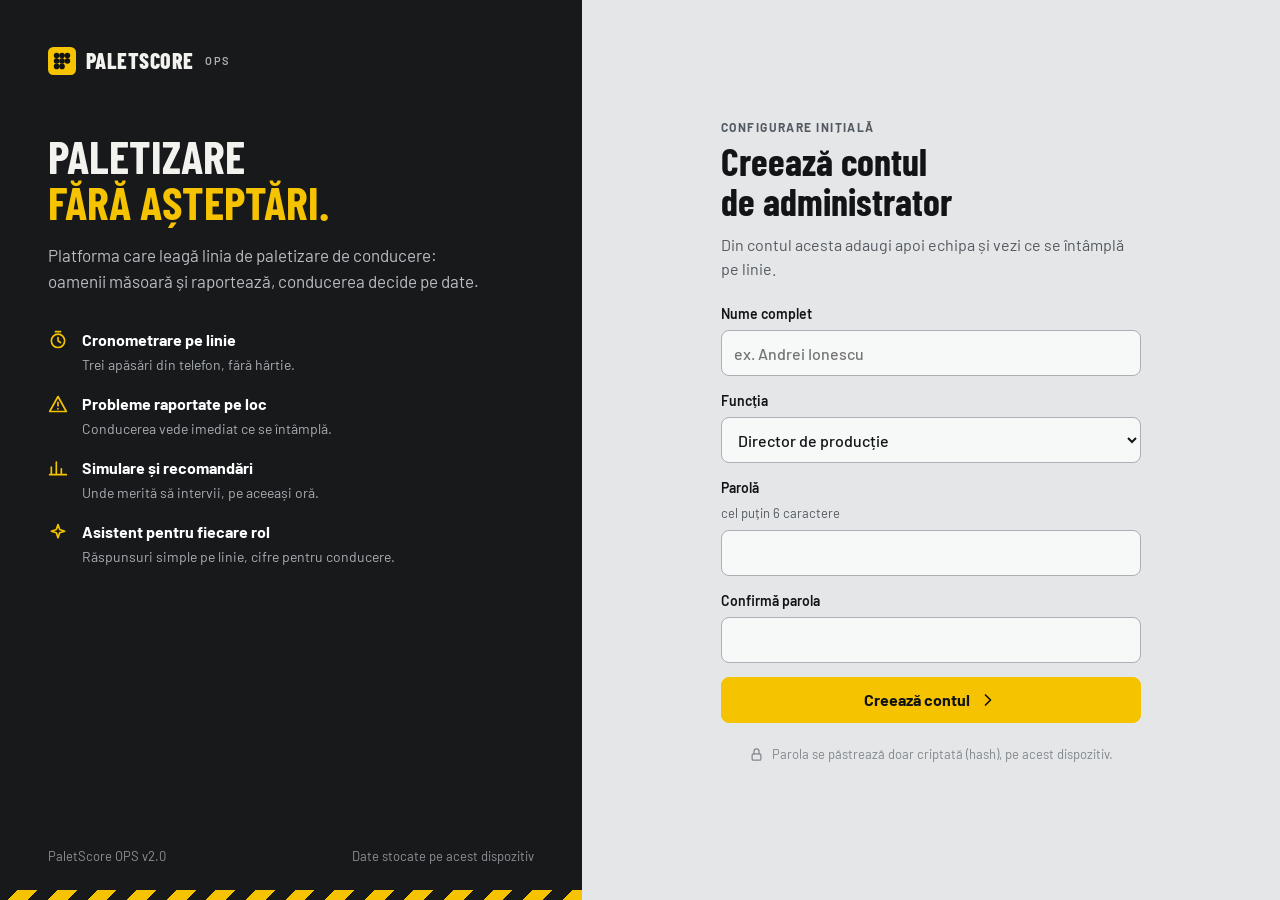
<file: index.html>
<!doctype html>
<html lang="ro">
<head>
<meta charset="utf-8">
<meta name="viewport" content="width=device-width, initial-scale=1, viewport-fit=cover">
<style>:root{padding-top:env(safe-area-inset-top,0px);padding-bottom:env(safe-area-inset-bottom,0px)}body{margin:0}[hidden]{display:none!important}</style>
</head>
<body>
<title>PaletScore</title>
<meta name="claude:viewport-fit-sides" content="cover">
<link rel="preconnect" href="https://fonts.googleapis.com">
<link rel="preconnect" href="https://fonts.gstatic.com" crossorigin>
<link rel="stylesheet" href="https://fonts.googleapis.com/css2?family=Barlow:wght@400;500;600;700&family=Barlow+Condensed:wght@500;600;700;800&display=swap">
<link rel="stylesheet" href="roles.css?v=1795174187">
<style>
/* Layout: hala de producție — podea de beton, marcaje galbene, tipografie de semnalistică industrială.
   Scena domină; o singură bandă de avertizare; fără carduri decorative, doar linii de separare. */
:root {
  color-scheme: light;
  --bg: #e4e6e7;
  --surface: #eef0f0;
  --raise: #f7f8f8;
  --ink: #121416;
  --muted: #535a61;
  --faint: #81878d;
  --line: #c8ccce;
  --line-2: #aab0b4;
  --accent: #f6c300;
  --accent-ink: #6c5600;
  --on-accent: #111214;
  --hazard: #17191b;
  --blue: #2b62b3;
  --ok: #18794a;
  --warn: #c2560a;
  --risk: #c62f28;
  --scene-bg: #d8dbdc;
  --floor: #cdd1d2;
  --grid: #c0c4c6;
  --zone: #e2b100;
  --belt: #3a3f45;
  --belt-stripe: #4f565d;
  --frame: #7a828a;
  --frame-dark: #4d545b;
  --steel: #f3f5f7;
  --steel-hi: #ffffff;
  --steel-dark: #7b848e;
  --joint: #2c6cc4;
  --pallet: #cfa06c;
  --pallet-side: #a97c50;
  --pallet-dark: #86603b;
  --bucket: #fafafa;
  --bucket-hi: #ffffff;
  --bucket-shade: #b4bac1;
  --lid-13: #2f6bc6;
  --lid-5: #d0641f;
  --person: #f2b400;
  --person-dark: #2b3036;
  --skin: #c99a74;
  --chip: #f7f8f8;
  --shadow: rgba(25, 35, 45, .2);
  --font-display: "Barlow Condensed", "Arial Narrow", Arial, sans-serif;
  --font-body: "Barlow", "Helvetica Neue", Arial, sans-serif;
  --font-code: ui-monospace, "SF Mono", Menlo, Consolas, monospace;
}
@media (prefers-color-scheme: dark) {
  :root:not([data-theme="light"]) {
    color-scheme: dark;
    --bg: #14171a; --surface: #1c2024; --raise: #202429; --ink: #ebebe7; --muted: #9ba1a8; --faint: #6e747b; --line: #2d3338; --line-2: #3d444a;
    --accent: #f6c300; --accent-ink: #f6c300; --on-accent: #111214; --hazard: #0c0d0e; --blue: #6f9de2; --ok: #4cc08a; --warn: #f07f2a; --risk: #ef5e4e;
    --scene-bg: #181b1f; --floor: #22262a; --grid: #2b3035; --zone: #d9a900; --belt: #2d3238; --belt-stripe: #3d444b; --frame: #5a626a; --frame-dark: #353b41;
    --steel: #d9dee4; --steel-hi: #ffffff; --steel-dark: #7f8892; --joint: #5b8fd6; --pallet: #c39563; --pallet-side: #9b7148; --pallet-dark: #7a5737;
    --bucket: #eef0f2; --bucket-hi: #ffffff; --bucket-shade: #a9afb7; --lid-13: #4a82d6; --lid-5: #de7a37; --person: #f2b400; --person-dark: #4a5058; --skin: #d9b08c;
    --chip: #1f2327; --shadow: rgba(0, 0, 0, .4);
  }
}
:root[data-theme="dark"] {
  color-scheme: dark;
  --bg: #14171a; --surface: #1c2024; --raise: #202429; --ink: #ebebe7; --muted: #9ba1a8; --faint: #6e747b; --line: #2d3338; --line-2: #3d444a;
  --accent: #f6c300; --accent-ink: #f6c300; --on-accent: #111214; --hazard: #0c0d0e; --blue: #6f9de2; --ok: #4cc08a; --warn: #f07f2a; --risk: #ef5e4e;
  --scene-bg: #181b1f; --floor: #22262a; --grid: #2b3035; --zone: #d9a900; --belt: #2d3238; --belt-stripe: #3d444b; --frame: #5a626a; --frame-dark: #353b41;
  --steel: #d9dee4; --steel-hi: #ffffff; --steel-dark: #7f8892; --joint: #5b8fd6; --pallet: #c39563; --pallet-side: #9b7148; --pallet-dark: #7a5737;
  --bucket: #eef0f2; --bucket-hi: #ffffff; --bucket-shade: #a9afb7; --lid-13: #4a82d6; --lid-5: #de7a37; --person: #f2b400; --person-dark: #4a5058; --skin: #d9b08c;
  --chip: #1f2327; --shadow: rgba(0, 0, 0, .4);
}

* { box-sizing: border-box; }
html { scroll-padding-top: 12px; }
body {
  background: var(--bg); color: var(--ink);
  font-family: var(--font-body); font-size: 16px; line-height: 1.5;
  padding-left: max(16px, env(safe-area-inset-left, 0px));
  padding-right: max(16px, env(safe-area-inset-right, 0px));
  padding-block: 0 64px;
}
.wrap { max-width: 1320px; margin: 0 auto; display: grid; grid-template-columns: minmax(0, 1fr); gap: 40px; }
.wrap > *, section.block > *, #cmpOut > * { min-width: 0; }
h1, h2, h3 { font-family: var(--font-display); margin: 0; text-wrap: balance; }
p { margin: 0; }
a { color: inherit; }
.num { font-family: var(--font-display); font-variant-numeric: tabular-nums; font-weight: 600; }
.label { font-family: var(--font-display); font-weight: 600; font-size: 13px; letter-spacing: .08em; text-transform: uppercase; color: var(--muted); }

/* Bara de sus */
.top { display: flex; align-items: center; gap: 24px; padding-block: 18px 0; }
.brand { display: flex; align-items: center; gap: 10px; font-family: var(--font-display); font-weight: 800; font-size: 22px; letter-spacing: .02em; text-transform: uppercase; }
.top nav { margin-left: auto; display: flex; gap: 2px; flex-wrap: wrap; }
.top nav a { text-decoration: none; font-family: var(--font-display); font-weight: 600; font-size: 15px; letter-spacing: .04em; text-transform: uppercase; color: var(--muted); padding: 6px 10px; border-radius: 3px; }
.top nav a:hover { color: var(--ink); background: var(--surface); }
@media (max-width: 900px) { .top nav { display: none; } }

/* Antet */
.hero { display: grid; grid-template-columns: minmax(0, 1fr) auto; gap: 20px 40px; align-items: end; }
@media (max-width: 900px) { .hero { grid-template-columns: minmax(0, 1fr); } }
.hero h1 { font-size: clamp(44px, 7.6vw, 104px); font-weight: 800; line-height: .9; letter-spacing: -.005em; text-transform: uppercase; }
.hero h1 em { font-style: normal; background: linear-gradient(transparent 62%, var(--accent) 62%, var(--accent) 92%, transparent 92%); padding: 0 .04em; }
.hero .lede { color: var(--muted); max-width: 54ch; margin-top: 16px; font-size: 18px; }
.actions { display: flex; flex-wrap: wrap; gap: 10px; }
.roles { display: grid; grid-template-columns: repeat(2, minmax(0, 1fr)); gap: 20px; margin-top: 18px; max-width: 760px; }
.roles > div { border-top: 3px solid var(--ink); padding-top: 6px; display: grid; gap: 2px; }
.roles > div:last-child { border-top-color: var(--accent); }
.roles p { font-size: 15px; color: var(--muted); }
@media (max-width: 520px) { .roles { grid-template-columns: minmax(0, 1fr); } }
.stripe { height: 10px; background: repeating-linear-gradient(-45deg, var(--accent) 0 14px, var(--hazard) 14px 28px); border-radius: 2px; }

button {
  font: inherit; font-family: var(--font-display); font-weight: 700; font-size: 16px; letter-spacing: .04em; text-transform: uppercase;
  cursor: pointer; border-radius: 3px; border: 2px solid var(--ink); background: transparent; color: var(--ink);
  padding: 8px 16px; min-height: 44px; display: inline-flex; align-items: center; gap: 8px;
}
button svg { width: 15px; height: 15px; flex-shrink: 0; }
button:hover { background: var(--surface); }
button:focus-visible, input:focus-visible, select:focus-visible, summary:focus-visible, a:focus-visible, canvas:focus-visible { outline: 3px solid var(--accent); outline-offset: 2px; }
button.primary { background: var(--accent); border-color: var(--accent); color: var(--on-accent); }
button.primary:hover { filter: brightness(1.05); background: var(--accent); }
button.quiet { border-color: var(--line-2); font-size: 14px; min-height: 38px; padding: 6px 12px; }
button:disabled { opacity: .4; cursor: not-allowed; }

/* Laborator */
.lab { display: grid; grid-template-columns: minmax(0, 1fr) 330px; gap: 28px; align-items: start; }
@media (max-width: 980px) { .lab { grid-template-columns: minmax(0, 1fr); } }
.stage-col { display: grid; gap: 14px; min-width: 0; }
.console { background: var(--scene-bg); border-radius: 4px; overflow: hidden; position: relative; }
.stage { position: relative; aspect-ratio: 16 / 9.6; max-width: 100%; }
@media (max-width: 560px) { .stage { aspect-ratio: 1 / 1.02; } }
.stage canvas { position: absolute; inset: 0; width: 100%; height: 100%; display: block; cursor: pointer; }
.hud { position: absolute; left: 14px; right: 14px; top: 12px; display: flex; justify-content: space-between; gap: 10px; pointer-events: none; }
.hud .t { font-family: var(--font-display); font-weight: 600; font-size: 15px; letter-spacing: .06em; color: var(--muted); white-space: nowrap; }
.hud .t b { color: var(--ink); font-size: 20px; font-variant-numeric: tabular-nums; }
.hud .tip-click { font-size: 13px; color: var(--muted); text-align: right; }
@media (max-width: 640px) { .hud .tip-click { display: none; } }

.legend { display: flex; flex-wrap: wrap; gap: 4px 14px; font-size: 13px; color: var(--muted); }
.legend span { display: inline-flex; align-items: center; gap: 6px; white-space: nowrap; }
.legend i { width: 12px; height: 12px; border-radius: 2px; display: inline-block; }
.legend i.hatch { background: repeating-linear-gradient(-45deg, var(--warn) 0 3px, transparent 3px 5px) !important; border: 1px solid var(--warn); }

.tl-wrap { position: relative; background: var(--raise); border-top: 1px solid var(--line); }
.tl-wrap canvas { display: block; width: 100%; height: 140px; touch-action: pan-y; }
.tl-head { display: flex; flex-wrap: wrap; gap: 6px 18px; align-items: center; justify-content: space-between; padding: 12px 14px 0; }
.tip { position: absolute; pointer-events: none; background: var(--raise); border: 1px solid var(--line-2); border-radius: 3px; padding: 8px 10px; font-size: 13px; line-height: 1.45; max-width: 290px; box-shadow: 0 8px 24px var(--shadow); z-index: 4; }
.tip b { font-family: var(--font-display); font-size: 15px; }

/* Inspector */
.inspector { position: absolute; z-index: 5; width: min(330px, calc(100% - 24px)); background: var(--raise); border-top: 4px solid var(--accent); border-radius: 3px; box-shadow: 0 14px 36px var(--shadow); padding: 14px 16px 16px; display: grid; gap: 10px; }
.inspector h3 { font-size: 22px; font-weight: 700; text-transform: uppercase; letter-spacing: .02em; padding-right: 28px; }
.inspector dl { margin: 0; display: grid; gap: 8px; }
.inspector dt { font-family: var(--font-display); font-weight: 600; font-size: 12px; letter-spacing: .1em; text-transform: uppercase; color: var(--muted); }
.inspector dd { margin: 0; font-size: 14px; }
.inspector .x { position: absolute; right: 8px; top: 10px; min-height: 32px; padding: 2px 9px; border: 0; font-size: 20px; }
.inspector .live { font-size: 14px; border-top: 1px solid var(--line); padding-top: 8px; }

.callout { border-left: 5px solid var(--risk); background: var(--raise); padding: 12px 14px; font-size: 16px; }
.callout b { color: var(--risk); }
.callout.good { border-left-color: var(--ok); }
.callout.good b { color: var(--ok); }
.callout button { margin-top: 10px; }

.demo-bar { position: absolute; left: 14px; right: 14px; bottom: 14px; display: grid; gap: 8px; background: var(--raise); border-radius: 3px; padding: 10px 12px; box-shadow: 0 10px 28px var(--shadow); }
.demo-steps { display: grid; grid-template-columns: repeat(3, minmax(0, 1fr)); gap: 6px; }
.demo-steps span { height: 4px; background: var(--line); position: relative; overflow: hidden; }
.demo-steps span i { position: absolute; inset: 0 auto 0 0; width: 0; background: var(--accent); }
.demo-row { display: flex; gap: 10px; align-items: center; justify-content: space-between; }
.demo-row p { font-size: 15px; }

.transport { display: flex; flex-wrap: wrap; gap: 8px; align-items: center; }
.transport .clock { font-size: 14px; color: var(--muted); margin-left: auto; }
.seg { display: inline-flex; border: 2px solid var(--line-2); border-radius: 3px; overflow: hidden; }
.seg button { border: 0; border-radius: 0; min-height: 40px; padding: 6px 12px; font-size: 15px; }
.seg button + button { border-left: 2px solid var(--line-2); }
.seg button[aria-pressed="true"] { background: var(--ink); color: var(--bg); }

.kpis { display: grid; grid-template-columns: repeat(3, minmax(0, 1fr)); gap: 20px; }
.kpi { border-top: 3px solid var(--ink); padding-top: 8px; display: grid; gap: 0; min-width: 0; }
.kpi .v { font-family: var(--font-display); font-variant-numeric: tabular-nums; font-size: clamp(34px, 4.6vw, 56px); font-weight: 700; line-height: 1; }
.kpi .l { font-size: 14px; color: var(--muted); margin-top: 4px; }
.kpi .s { font-size: 13px; color: var(--faint); margin-top: 2px; font-variant-numeric: tabular-nums; }
.kpi.alert { border-top-color: var(--risk); }
.kpi.alert .v { color: var(--risk); }
@media (max-width: 520px) { .kpis { gap: 12px; } .kpi .l, .kpi .s { font-size: 12px; } }

.verdict { display: flex; gap: 10px; align-items: baseline; font-size: 18px; font-weight: 500; }
.dot { width: 10px; height: 10px; border-radius: 50%; flex-shrink: 0; background: var(--faint); transform: translateY(1px); }
.dot.ok { background: var(--ok); } .dot.warn { background: var(--warn); } .dot.risk { background: var(--risk); }
.keys { font-size: 13px; color: var(--faint); display: flex; gap: 14px; flex-wrap: wrap; }
.keys kbd { font-family: var(--font-display); font-weight: 600; font-size: 12px; border: 1px solid var(--line-2); border-bottom-width: 2px; border-radius: 3px; padding: 0 5px; margin-right: 5px; color: var(--muted); }
@media (max-width: 980px), (pointer: coarse) { .keys { display: none; } }

/* Formular */
.panel { display: grid; gap: 16px; min-width: 0; border-top: 3px solid var(--ink); padding-top: 12px; }
.panel h2 { font-size: 26px; font-weight: 700; text-transform: uppercase; }
.field { display: grid; grid-template-columns: minmax(0, 1fr); gap: 5px; min-width: 0; }
.field > label, .field .lbl { font-size: 14px; font-weight: 600; }
.inrow { min-width: 0; display: flex; align-items: stretch; border: 2px solid var(--line-2); border-radius: 3px; background: var(--raise); }
.inrow:focus-within { border-color: var(--ink); }
.inrow input, .inrow select { flex: 1; min-width: 0; width: 100%; border: 0; background: transparent; color: var(--ink); font: inherit; font-family: var(--font-display); font-weight: 600; font-size: 19px; padding: 6px 10px; min-height: 42px; outline: none; font-variant-numeric: tabular-nums; }
.inrow .u { padding: 0 10px; display: flex; align-items: center; color: var(--muted); font-size: 13px; border-left: 1px solid var(--line); white-space: nowrap; }
.field.bad .inrow { border-color: var(--risk); }
.err { color: var(--risk); font-size: 13px; font-weight: 500; }
.hint { color: var(--muted); font-size: 13px; }
.two { display: grid; grid-template-columns: repeat(2, minmax(0, 1fr)); gap: 10px; }
.fmt { display: grid; grid-template-columns: repeat(3, minmax(0, 1fr)); }
.fmt button { font-size: 15px; line-height: 1.1; padding: 6px 8px; }
.refbox { border-left: 4px solid var(--accent); padding: 4px 0 4px 12px; font-size: 14px; display: grid; gap: 2px; }
.refbox .t { font-family: var(--font-display); font-weight: 700; font-size: 13px; letter-spacing: .08em; text-transform: uppercase; }
.scen { display: grid; gap: 8px; }
.scen-row { display: flex; flex-wrap: wrap; gap: 6px; }
details.sub summary { cursor: pointer; font-weight: 600; font-size: 14px; min-height: 32px; display: flex; align-items: center; }
details.sub .field { margin-top: 10px; }

.tag { display: inline-block; font-family: var(--font-display); font-weight: 700; font-size: 12px; letter-spacing: .08em; text-transform: uppercase; padding: 1px 6px; border-radius: 2px; white-space: nowrap; }
.tag.ref { background: var(--accent); color: var(--on-accent); }
.tag.sim { background: var(--ink); color: var(--bg); }
.tag.hyp { border: 1px solid var(--warn); color: var(--warn); }
.tag.miss { border: 1px dashed var(--risk); color: var(--risk); }

/* Secțiuni */
section.block { display: grid; grid-template-columns: minmax(0, 1fr); gap: 20px; }
section.block > header { display: grid; gap: 8px; border-top: 3px solid var(--ink); padding-top: 14px; }
section.block h2 { font-size: clamp(32px, 4.4vw, 54px); font-weight: 800; line-height: .95; text-transform: uppercase; }
section.block header p { color: var(--muted); max-width: 70ch; font-size: 17px; }

.iv-table { width: 100%; border-collapse: collapse; min-width: 560px; }
.iv-table th, .iv-table td { padding: 12px 10px; text-align: right; border-bottom: 1px solid var(--line); vertical-align: middle; }
.iv-table th:first-child, .iv-table td:first-child { text-align: left; }
.iv-table th { font-family: var(--font-display); font-weight: 600; font-size: 13px; letter-spacing: .08em; text-transform: uppercase; color: var(--muted); }
.iv-table td { font-family: var(--font-display); font-size: 20px; font-weight: 600; font-variant-numeric: tabular-nums; }
.iv-table td:first-child { font-family: var(--font-body); font-size: 16px; font-weight: 500; }
.iv-table td:first-child small { display: block; color: var(--muted); font-size: 13px; font-weight: 400; }
.iv-table tr.best td { background: color-mix(in srgb, var(--accent) 22%, transparent); }
.iv-table tr.best td:first-child { box-shadow: inset 5px 0 0 var(--accent); padding-left: 14px; }
.tablewrap { overflow-x: auto; }
.better { color: var(--ok); } .worse { color: var(--risk); } .same { color: var(--faint); }
.iv-verdict { font-size: 20px; font-weight: 600; max-width: 70ch; }

.cmp-ctrl { display: flex; flex-wrap: wrap; gap: 12px; align-items: end; }
.cmp-ctrl .field { width: 220px; max-width: 100%; }
.chip-a { font-size: 15px; padding: 8px 12px; border: 2px dashed var(--line-2); border-radius: 3px; }
.diffline { font-size: 16px; }
.diffline b { background: var(--accent); color: var(--on-accent); padding: 0 4px; }
.cmp-stages { display: grid; grid-template-columns: repeat(2, minmax(0, 1fr)); gap: 14px; }
.cmp-stages .stage { aspect-ratio: 4 / 3; }
.cmp-stages .tl-wrap canvas { height: 112px; }
.cmp-stages .lbl { position: absolute; right: 10px; top: 10px; font-family: var(--font-display); font-weight: 700; font-size: 15px; letter-spacing: .04em; text-transform: uppercase; background: var(--ink); color: var(--bg); border-radius: 2px; padding: 3px 9px; }
.ab-toggle { display: none; }
@media (max-width: 760px) {
  .cmp-stages { grid-template-columns: minmax(0, 1fr); }
  .cmp-stages .console[data-hide="true"] { display: none; }
  .ab-toggle { display: inline-flex; }
}
table.cmp { border-collapse: collapse; width: 100%; min-width: 460px; }
table.cmp th, table.cmp td { text-align: right; padding: 10px; border-bottom: 1px solid var(--line); }
table.cmp th:first-child, table.cmp td:first-child { text-align: left; }
table.cmp th { font-family: var(--font-display); font-weight: 600; font-size: 13px; letter-spacing: .08em; text-transform: uppercase; color: var(--muted); }
table.cmp td { font-family: var(--font-display); font-size: 20px; font-weight: 600; font-variant-numeric: tabular-nums; }
table.cmp td:first-child { font-family: var(--font-body); font-size: 16px; font-weight: 500; }

/* Țintă + prag */
.target { display: flex; flex-wrap: wrap; gap: 14px 28px; align-items: end; background: var(--raise); border-left: 6px solid var(--accent); padding: 16px 18px; }
.target .field { width: 240px; max-width: 100%; }
.target .answer { display: grid; gap: 2px; min-width: 0; }
.target .answer .v { font-family: var(--font-display); font-size: clamp(36px, 5vw, 60px); font-weight: 800; line-height: 1; font-variant-numeric: tabular-nums; }
.target .answer p { color: var(--muted); font-size: 15px; max-width: 46ch; }
.target .answer.bad .v { color: var(--risk); }
.sens { display: grid; grid-template-columns: minmax(0, 1fr) 300px; gap: 24px; align-items: start; }
@media (max-width: 980px) { .sens { grid-template-columns: minmax(0, 1fr); } }
.chart { position: relative; min-width: 0; display: grid; gap: 8px; }
.chart canvas { display: block; width: 100%; height: 320px; touch-action: pan-y; background: var(--raise); }
@media (max-width: 560px) { .chart canvas { height: 250px; } }
.facts { display: grid; gap: 18px; align-content: start; }
.fact { border-top: 3px solid var(--ink); padding-top: 8px; display: grid; gap: 2px; }
.fact .v { font-family: var(--font-display); font-size: 40px; font-weight: 700; line-height: 1; font-variant-numeric: tabular-nums; }
.fact .l { font-family: var(--font-display); font-weight: 600; font-size: 13px; letter-spacing: .08em; text-transform: uppercase; color: var(--muted); }
.fact p { font-size: 14px; color: var(--muted); }
.fact.ok { border-top-color: var(--ok); } .fact.ok .v { color: var(--ok); }
.fact.risk { border-top-color: var(--risk); } .fact.risk .v { color: var(--risk); }

.var-ctrl { display: flex; flex-wrap: wrap; gap: 12px; align-items: end; }
.var-ctrl .field { width: 160px; }
.var-out { display: grid; grid-template-columns: minmax(0, 1fr) 300px; gap: 24px; align-items: start; }
@media (max-width: 980px) { .var-out { grid-template-columns: minmax(0, 1fr); } }
#cvVar { display: block; width: 100%; height: 240px; background: var(--raise); touch-action: pan-y; }

/* Cronometru */
.watch { display: grid; grid-template-columns: minmax(0, 1fr) minmax(0, 1fr); gap: 28px; align-items: start; }
@media (max-width: 900px) { .watch { grid-template-columns: minmax(0, 1fr); } }
.wbtns { display: grid; gap: 10px; }
.wbtns button { min-height: 72px; font-size: 22px; justify-content: space-between; border-width: 3px; }
.wbtns button .step { font-size: 15px; opacity: .7; }
.wbtns button.now { background: var(--accent); border-color: var(--accent); color: var(--on-accent); }
.wclock { font-family: var(--font-display); font-size: 54px; font-weight: 800; line-height: 1; font-variant-numeric: tabular-nums; }
table.obs { border-collapse: collapse; width: 100%; }
table.obs th, table.obs td { padding: 6px 8px; border-bottom: 1px solid var(--line); text-align: right; font-variant-numeric: tabular-nums; }
table.obs th:first-child, table.obs td:first-child { text-align: left; }
table.obs th { font-family: var(--font-display); font-weight: 600; font-size: 12px; letter-spacing: .08em; text-transform: uppercase; color: var(--muted); }
table.obs td { font-family: var(--font-display); font-weight: 600; font-size: 18px; }
.wsplit { height: 18px; display: flex; border-radius: 2px; overflow: hidden; }
.wsplit i { display: block; height: 100%; }

/* File și carduri */
.tabs { display: flex; gap: 0; border-bottom: 2px solid var(--ink); overflow-x: auto; }
.tabs button { border: 0; border-bottom: 5px solid transparent; border-radius: 0; min-height: 46px; padding: 8px 14px; font-size: 16px; white-space: nowrap; }
.tabs button[aria-selected="true"] { border-bottom-color: var(--accent); background: transparent; }
.tabp { display: grid; gap: 18px; padding-top: 18px; }
.torn { display: grid; gap: 10px; }
.torn .row { display: grid; grid-template-columns: 220px minmax(0, 1fr) 90px; gap: 12px; align-items: center; }
@media (max-width: 640px) { .torn .row { grid-template-columns: minmax(0, 1fr) 70px; } .torn .row .track { grid-column: 1 / -1; grid-row: 2; } }
.torn .track { position: relative; height: 26px; background: var(--surface); }
.torn .span { position: absolute; top: 3px; bottom: 3px; background: var(--blue); }
.torn .row:first-child .span { background: var(--accent); }
.torn .base { position: absolute; top: -3px; bottom: -3px; width: 2px; background: var(--ink); }
.torn .n { font-family: var(--font-display); font-weight: 700; font-size: 18px; text-align: right; font-variant-numeric: tabular-nums; }
table.grid3 { border-collapse: collapse; width: 100%; min-width: 520px; }
table.grid3 th, table.grid3 td { border: 1px solid var(--line); padding: 10px; text-align: center; font-size: 14px; }
table.grid3 th { font-family: var(--font-display); font-weight: 600; letter-spacing: .06em; text-transform: uppercase; color: var(--muted); font-size: 13px; }
table.grid3 td.same { background: color-mix(in srgb, var(--accent) 25%, transparent); color: var(--ink); }
table.grid3 td b { display: block; font-family: var(--font-display); font-size: 18px; }
.diffrep { border-left: 5px solid var(--ink); background: var(--raise); padding: 10px 14px; font-size: 15px; }
.diffrep.warn { border-left-color: var(--warn); }
.diffrep ul { margin: 6px 0 0; padding-left: 18px; }
.cards { display: grid; grid-template-columns: repeat(auto-fit, minmax(260px, 1fr)); gap: 16px; }
.card { background: var(--raise); padding: 16px; display: grid; gap: 10px; align-content: start; border-top: 4px solid var(--ink); }
.card h3 { font-size: 22px; font-weight: 700; text-transform: uppercase; line-height: 1.05; }
.card .opts { display: grid; gap: 6px; }
.card .opts button { justify-content: flex-start; text-align: left; font-family: var(--font-body); font-weight: 600; text-transform: none; letter-spacing: 0; font-size: 15px; }
.card .ans { font-size: 15px; border-left: 4px solid var(--accent); padding-left: 10px; }
.visually-hidden { position: absolute; width: 1px; height: 1px; overflow: hidden; clip: rect(0 0 0 0); white-space: nowrap; }
.filebtn { font-family: var(--font-display); font-weight: 700; font-size: 14px; letter-spacing: .04em; text-transform: uppercase; border: 2px solid var(--line-2); border-radius: 3px; padding: 6px 12px; min-height: 38px; display: inline-flex; align-items: center; cursor: pointer; }
.filebtn:hover { background: var(--surface); }
#csvFile:focus-visible + .filebtn, .filebtn:focus-within { outline: 3px solid var(--accent); }
textarea.csv { width: 100%; min-height: 160px; font-family: var(--font-code); font-size: 12.5px; border: 2px solid var(--line-2); border-radius: 3px; background: var(--raise); color: var(--ink); padding: 10px; }
.mini { border-collapse: collapse; width: 100%; }
.mini th, .mini td { padding: 7px 8px; border-bottom: 1px solid var(--line); text-align: right; font-size: 14px; }
.mini th:first-child, .mini td:first-child { text-align: left; }
.mini th { font-family: var(--font-display); font-weight: 600; font-size: 12px; letter-spacing: .08em; text-transform: uppercase; color: var(--muted); }
.mini td.n { font-family: var(--font-display); font-weight: 700; font-size: 17px; font-variant-numeric: tabular-nums; }
.mini input, .mini select { width: 100%; min-width: 70px; border: 1px solid var(--line-2); border-radius: 2px; background: var(--raise); color: var(--ink); font: inherit; font-size: 14px; padding: 4px 6px; min-height: 32px; }
.mini input[type="checkbox"] { width: 20px; min-width: 0; min-height: 20px; }
.mini tr.over td { background: color-mix(in srgb, var(--risk) 14%, transparent); }
.status-ok { color: var(--ok); font-weight: 600; } .status-bad { color: var(--risk); font-weight: 600; }
.plan { display: grid; gap: 10px; grid-template-columns: repeat(auto-fit, minmax(230px, 1fr)); }
.plan > div { border-top: 3px solid var(--ink); padding-top: 8px; font-size: 15px; }
.plan > div.yes { border-top-color: var(--ok); } .plan > div.no { border-top-color: var(--risk); }
.plan h4 { margin: 0 0 4px; font-family: var(--font-display); font-weight: 700; font-size: 15px; letter-spacing: .06em; text-transform: uppercase; }
.plan ul { margin: 0; padding-left: 18px; display: grid; gap: 4px; }
.why { color: var(--faint); font-size: 12.5px; }
.why::before { content: "De ce întrebăm: "; font-weight: 600; color: var(--muted); }
.rules details { font-size: 13px; color: var(--muted); grid-column: 2; }
.rules summary { cursor: pointer; font-weight: 600; }

/* Evaluare */
.know { display: grid; grid-template-columns: repeat(3, minmax(0, 1fr)); gap: 24px; }
@media (max-width: 860px) { .know { grid-template-columns: minmax(0, 1fr); } }
.know > div { border-top: 3px solid var(--ink); padding-top: 10px; display: grid; gap: 8px; align-content: start; }
.know h3 { font-size: 24px; font-weight: 700; text-transform: uppercase; }
.know ul { margin: 0; padding-left: 18px; display: grid; gap: 6px; font-size: 15px; }
.know .k-ref { border-top-color: var(--accent); }
.know .k-hyp { border-top-color: var(--warn); }
.know .k-miss { border-top-color: var(--risk); }
.eval-grid { display: grid; grid-template-columns: minmax(0, 1.4fr) minmax(0, 1fr); gap: 24px; align-items: start; }
@media (max-width: 860px) { .eval-grid { grid-template-columns: minmax(0, 1fr); } }
.rules { list-style: none; margin: 0; padding: 0; display: grid; }
.rules li { padding: 12px 0; border-bottom: 1px solid var(--line); display: grid; grid-template-columns: auto minmax(0, 1fr); gap: 4px 12px; }
.rules li .dot { grid-row: span 2; transform: translateY(7px); }
.rules .r { font-size: 13px; color: var(--muted); display: flex; flex-wrap: wrap; gap: 8px; align-items: center; }
.ergo { border-top: 3px solid var(--ink); padding-top: 10px; display: grid; gap: 4px; }
.ergo .big { font-family: var(--font-display); font-size: 56px; font-weight: 700; line-height: 1; }
.ergo .formula { font-size: 13px; color: var(--muted); }
.ergo .note { font-size: 13px; color: var(--muted); }
.final { background: var(--raise); padding: 20px; display: grid; gap: 12px; border-left: 6px solid var(--ink); }
.final h3 { font-size: 30px; font-weight: 800; text-transform: uppercase; }
pre.summary { margin: 0; white-space: pre-wrap; overflow-wrap: anywhere; font-family: var(--font-code); font-size: 12.5px; line-height: 1.6; background: var(--surface); border: 1px solid var(--line); padding: 14px; max-height: 520px; overflow: auto; }
.copied { color: var(--ok); font-size: 14px; font-weight: 600; }

/* Comercial */
.biz { display: grid; grid-template-columns: minmax(0, 1.25fr) minmax(0, 1fr); gap: 28px; align-items: start; }
@media (max-width: 980px) { .biz { grid-template-columns: minmax(0, 1fr); } }
table.ch { border-collapse: collapse; width: 100%; min-width: 480px; }
table.ch th, table.ch td { padding: 5px 6px; border-bottom: 1px solid var(--line); text-align: right; }
table.ch th:first-child, table.ch td:first-child { text-align: left; font-size: 14px; }
table.ch th { font-family: var(--font-display); font-weight: 600; font-size: 12px; letter-spacing: .08em; text-transform: uppercase; color: var(--muted); }
table.ch td.n { font-family: var(--font-display); font-weight: 600; font-size: 17px; font-variant-numeric: tabular-nums; }
table.ch input { width: 92px; border: 1px solid var(--line-2); border-radius: 2px; background: var(--raise); color: var(--ink); font-family: var(--font-display); font-weight: 600; font-size: 16px; text-align: right; padding: 4px 6px; min-height: 34px; }
table.ch tfoot td { border-bottom: 0; font-weight: 700; }
.sumcheck { font-size: 14px; font-weight: 600; }
.sumcheck.bad { color: var(--risk); } .sumcheck.ok { color: var(--ok); }
.funnel { display: grid; gap: 8px; }
.funnel .row { display: grid; grid-template-columns: 110px minmax(0, 1fr); gap: 10px; align-items: center; }
.funnel .row span { font-size: 14px; color: var(--muted); }
.funnel .bar { height: 34px; background: var(--ink); color: var(--bg); display: flex; align-items: center; padding: 0 10px; font-family: var(--font-display); font-weight: 700; font-size: 20px; min-width: 64px; font-variant-numeric: tabular-nums; white-space: nowrap; }
.funnel .bar.cells { background: var(--accent); color: var(--on-accent); }
.rates { display: grid; grid-template-columns: repeat(3, minmax(0, 1fr)); gap: 10px; }
@media (max-width: 520px) { .rates { grid-template-columns: minmax(0, 1fr); } }
.cal { overflow-x: auto; }
table.cal-t { border-collapse: collapse; width: 100%; min-width: 760px; table-layout: fixed; }
table.cal-t th, table.cal-t td { border: 1px solid var(--line); padding: 4px; text-align: center; font-size: 13px; }
table.cal-t th { font-family: var(--font-display); font-weight: 600; letter-spacing: .06em; text-transform: uppercase; color: var(--muted); }
table.cal-t th:first-child, table.cal-t td:first-child { width: 120px; text-align: left; }
table.cal-t input { width: 100%; border: 0; background: transparent; color: var(--ink); font-family: var(--font-display); font-weight: 700; font-size: 18px; text-align: center; min-height: 32px; }
table.cal-t .late { background: repeating-linear-gradient(-45deg, transparent 0 6px, color-mix(in srgb, var(--risk) 12%, transparent) 6px 12px); }
table.cal-t .dl { font-family: var(--font-display); font-weight: 700; font-size: 18px; }
table.cal-t .dl.has { background: color-mix(in srgb, var(--accent) 45%, transparent); }
.cal-out { font-size: 18px; font-weight: 600; }
.calc { display: grid; grid-template-columns: repeat(auto-fit, minmax(170px, 1fr)); gap: 12px; }
.res { display: grid; grid-template-columns: repeat(auto-fit, minmax(190px, 1fr)); gap: 18px; }
.res div { border-top: 3px solid var(--ink); padding-top: 6px; display: grid; gap: 2px; }
.res .v { font-family: var(--font-display); font-size: 28px; font-weight: 700; font-variant-numeric: tabular-nums; line-height: 1.05; }
.res .l { font-size: 13px; color: var(--muted); }
.res .miss { border-top-color: var(--warn); }
.res .miss .v { font-size: 17px; color: var(--warn); font-family: var(--font-body); font-weight: 600; }

details.fold { border-top: 3px solid var(--ink); }
details.fold > summary { cursor: pointer; padding: 14px 0; font-family: var(--font-display); font-weight: 700; font-size: 24px; text-transform: uppercase; min-height: 52px; display: flex; align-items: center; }
details.fold .inner { padding: 6px 0 18px; display: grid; gap: 12px; }
ul.lim { margin: 0; padding-left: 18px; display: grid; gap: 6px; color: var(--muted); max-width: 90ch; font-size: 15px; }
footer { color: var(--muted); font-size: 13px; display: flex; flex-wrap: wrap; gap: 8px 24px; justify-content: space-between; border-top: 1px solid var(--line); padding-top: 16px; }
</style>

<div class="wrap">
  <header class="top">
    <div class="brand">
      <svg width="26" height="26" viewBox="0 0 26 26" aria-hidden="true"><rect width="26" height="26" rx="3" fill="var(--accent)"/><g fill="var(--on-accent)"><circle cx="8" cy="8" r="2.6"/><circle cx="13" cy="8" r="2.6"/><circle cx="18" cy="8" r="2.6"/><circle cx="8" cy="13" r="2.6"/><circle cx="13" cy="13" r="2.6"/><circle cx="18" cy="13" r="2.6"/><circle cx="8" cy="18" r="2.6"/><circle cx="13" cy="18" r="2.6"/></g></svg>
      PaletScore
    </div>
    <nav aria-label="Secțiuni"><a href="#sim">Simulare</a><a href="#interv">Intervenții</a><a href="#tinta">Ținta</a><a href="#var">Variație</a><a href="#cron">Cronometru</a><a href="#lab2">Laborator</a><a href="#eval">Evaluare</a><a href="#biz">Plan comercial</a></nav>
  </header>

  <section class="hero" id="sim">
    <div>
      <h1>Vezi unde începe <em>așteptarea</em>.</h1>
      <p class="lede">Celula UR20 cu două poziții, simulată secundă cu secundă. Schimbă un parametru al liniei și vezi exact când se oprește robotul și ce merită schimbat în fabrică.</p>
      <div class="roles" aria-label="Cine folosește aplicația">
        <div><span class="label">Utilizator</span><p>Directorul de producție din fabrica alimentară: își testează linia, gratuit.</p></div>
        <div><span class="label">Client</span><p>Tech-Con: folosește PaletScore ca să vândă celule UR20 și primește cereri cu măsurătorile deja făcute.</p></div>
      </div>
    </div>
    <div class="actions">
      <button class="primary" id="btnTest" type="button"><svg viewBox="0 0 16 16"><path d="M4 2.5v11l9-5.5z" fill="currentColor"/></svg>Testează linia mea</button>
      <button id="btnBlock" type="button">Primul blocaj</button>
      <button id="btnDemo" type="button">Demo 45 s</button>
    </div>
  </section>

  <div class="stripe" aria-hidden="true"></div>

  <div class="lab">
    <div class="stage-col">
      <div class="console">
        <div class="stage" id="stageMain">
          <canvas id="cvMain" tabindex="0" aria-label="Simularea celulei de paletizare. Apasă pe o componentă pentru detalii." role="img"></canvas>
          <div class="hud">
            <span class="t" id="hudMain">MINUTUL <b>00:00</b> / 60:00 · x60</span>
            <span class="tip-click">Apasă pe robot, cameră, scanere sau paleți</span>
          </div>
          <div class="inspector" id="inspector" hidden></div>
          <div class="demo-bar" id="demoBar" hidden>
            <div class="demo-steps"><span><i id="ds1"></i></span><span><i id="ds2"></i></span><span><i id="ds3"></i></span></div>
            <div class="demo-row"><p id="demoText">Pregătire…</p><button id="btnDemoStop" type="button" class="quiet">Oprește</button></div>
          </div>
        </div>
        <div class="tl-wrap">
          <div class="tl-head">
            <span class="label">Ora simulată, în coloane de 10 s</span>
            <span class="legend"><span><i style="background:var(--blue)"></i>robotul lucrează</span><span><i style="background:var(--line-2)"></i>așteaptă găleți</span><span><i style="background:var(--risk)"></i>așteaptă o poziție</span><span><i style="background:var(--warn)"></i>palet plin, fără operator</span><span><i class="hatch"></i>schimbare în curs</span></span>
          </div>
          <canvas id="tlMain" aria-label="Diagrama de timp: robotul, cele două poziții și coada pe 60 de minute" role="img"></canvas>
          <div class="tip" id="tipMain" hidden></div>
        </div>
      </div>
      <div class="callout" id="callout" hidden></div>

      <div class="transport">
        <button id="btnPlay" type="button" class="quiet"><svg viewBox="0 0 16 16"><path d="M4 2.5v11l9-5.5z" fill="currentColor"/></svg><span>Pornește</span></button>
        <button id="btnReset" type="button" class="quiet">Resetează</button>
        <div class="seg" role="group" aria-label="Viteza timpului simulat" id="speedSeg">
          <button type="button" data-speed="1" aria-pressed="false">x1</button>
          <button type="button" data-speed="10" aria-pressed="false">x10</button>
          <button type="button" data-speed="60" aria-pressed="true">x60</button>
          <button type="button" data-speed="240" aria-pressed="false">x240</button>
        </div>
        <span class="clock" id="clockMain">timp accelerat x60</span>
      </div>

      <div class="kpis">
        <div class="kpi"><span class="v" id="kPlaced">0</span><span class="l">găleți paletizate</span><span class="s" id="kPlacedS">—</span></div>
        <div class="kpi" id="kQueueBox"><span class="v" id="kQueue">0</span><span class="l">găleți pe transportor</span><span class="s" id="kQueueS">—</span></div>
        <div class="kpi" id="kWaitBox"><span class="v" id="kWait">0:00</span><span class="l">robotul așteaptă o poziție</span><span class="s" id="kWaitS">—</span></div>
      </div>
      <p class="verdict"><span class="dot" id="verdictDot"></span><span id="verdict">Apasă „Testează linia mea” ca să rulezi o oră.</span></p>
      <p class="keys" aria-hidden="true"><span><kbd>Space</kbd>pornește / pauză</span><span><kbd>B</kbd>primul blocaj</span><span><kbd>R</kbd>resetează</span><span><kbd>D</kbd>demo</span><span><kbd>I</kbd>intervenții</span></p>
    </div>

    <aside class="panel" aria-label="Datele liniei">
      <h2>Linia ta</h2>
      <div class="field">
        <span class="lbl">Format</span>
        <div class="seg fmt" role="group" aria-label="Format" id="fmtSeg">
          <button type="button" data-fmt="13" aria-pressed="true">13 kg</button>
          <button type="button" data-fmt="5" aria-pressed="false">5 kg</button>
          <button type="button" data-fmt="alt" aria-pressed="false">Alt</button>
        </div>
      </div>
      <div class="refbox" id="refBox"></div>
      <div class="field" id="f-feed">
        <label for="feed">Debit de intrare</label>
        <div class="inrow"><input id="feed" inputmode="decimal" value="7,4" autocomplete="off"><span class="u">găleți/min</span></div>
        <span class="why">arată dacă robotul așteaptă găleți sau găleți așteaptă robotul.</span>
        <span class="err" id="e-feed" hidden></span>
      </div>
      <div class="field" id="f-change">
        <label for="change">Schimbarea unui palet</label>
        <div class="inrow"><input id="change" inputmode="numeric" value="90" autocomplete="off"><span class="u">secunde</span></div>
        <span class="why">verificăm dacă a doua poziție se umple înainte să fie eliberată prima.</span>
        <span class="err" id="e-change" hidden></span>
      </div>
      <div class="two">
        <div class="field" id="f-buffer">
          <label for="buffer">Buffer transportor</label>
          <div class="inrow"><input id="buffer" inputmode="numeric" value="" placeholder="nelimitat" autocomplete="off"><span class="u">găl.</span></div>
          <span class="err" id="e-buffer" hidden></span>
        </div>
        <div class="field">
          <span class="lbl">Operatori</span>
          <div class="seg" role="group" aria-label="Operatori la schimbare" id="opSeg" style="display:grid;grid-template-columns:1fr 1fr">
            <button type="button" data-op="1" aria-pressed="true">1</button>
            <button type="button" data-op="2" aria-pressed="false">2</button>
          </div>
        </div>
      </div>
      <div class="field">
        <label for="arrivals">Sosirea găleților</label>
        <div class="inrow"><select id="arrivals"><option value="regulat">Regulat</option><option value="valuri">În valuri: 40 s din fiecare 2 min</option></select></div>
        <span class="why">aceeași medie pe oră poate ascunde acumulări pe transportor. Bufferul spune cât poate aduna linia înainte să oprească umplerea; al doilea operator separă disponibilitatea omului de durata operației.</span>
      </div>
      <div class="two">
        <div class="field" id="f-minutes">
          <label for="minutes">Minute / schimb</label>
          <div class="inrow"><input id="minutes" inputmode="numeric" value="420" autocomplete="off"><span class="u">min</span></div>
          <span class="err" id="e-minutes" hidden></span>
        </div>
        <div class="field">
          <label for="shifts">Schimburi / zi</label>
          <div class="inrow"><select id="shifts"><option value="1">1</option><option value="2" selected>2</option><option value="3">3</option></select></div>
        </div>
      </div>
      <details class="sub" id="packDetails">
        <summary>Ambalaj și mâner</summary>
        <div class="field" id="f-perpallet" hidden>
          <label for="perpallet">Găleți pe palet</label>
          <div class="inrow"><input id="perpallet" inputmode="numeric" value="" autocomplete="off"><span class="u">găleți</span></div>
          <span class="err" id="e-perpallet" hidden></span>
        </div>
        <div class="field" id="f-weight">
          <label for="weight">Greutatea găleții pline</label>
          <div class="inrow"><input id="weight" inputmode="decimal" value="" autocomplete="off" placeholder="ex. 13"><span class="u">kg</span></div>
          <span class="err" id="e-weight" hidden></span>
        </div>
        <div class="field">
          <label for="handle">Mâner</label>
          <div class="inrow"><select id="handle"><option value="da">Da</option><option value="nu">Nu</option><option value="necunoscut">Necunoscut</option></select></div>
        </div>
        <div class="field">
          <label for="material">Material</label>
          <div class="inrow"><input id="material" value="" autocomplete="off" placeholder="ex. plastic PP"></div>
        </div>
      </details>
      <div class="scen">
        <span class="lbl">Scenarii</span>
        <div class="scen-row">
          <button type="button" class="quiet" data-scen="stable">Flux stabil</button>
          <button type="button" class="quiet" data-scen="slow">Schimbare lentă</button>
          <button type="button" class="quiet" data-scen="over">Peste reper</button>
          <button type="button" class="quiet" data-scen="buffer">Buffer plin</button>
          <button type="button" class="quiet" data-scen="waves">Sosiri în valuri</button>
        </div>
      </div>
    </aside>
  </div>

  <section class="block" id="interv">
    <header>
      <h2>Unde merită să intervii?</h2>
      <p>Aceeași oră, câte o singură intervenție. Robotul mai rapid e o ipoteză, nu o promisiune pentru UR20.</p>
    </header>
    <div class="tablewrap">
      <table class="iv-table">
        <thead><tr><th>Intervenție</th><th>Găleți / oră</th><th>Față de acum</th><th>Robotul așteaptă</th><th>Pe transportor</th><th></th></tr></thead>
        <tbody id="ivBody"></tbody>
      </table>
    </div>
    <p class="iv-verdict" id="ivVerdict"></p>
  </section>

  <section class="block" id="robust">
    <header>
      <h2>Cât de sigură e concluzia?</h2>
      <p>Datele declarate azi nu sunt măsurate. Aplicația mișcă fiecare dată în intervalul ei de incertitudine și arată ce trebuie măsurat întâi, apoi verifică dacă recomandarea rămâne aceeași când ipotezele se schimbă.</p>
    </header>
    <div class="biz">
      <div style="display:grid;gap:12px">
        <span class="label">Ce mișcă cel mai mult rezultatul orei</span>
        <div class="torn" id="torn"></div>
        <p class="iv-verdict" id="tornVerdict"></p>
      </div>
      <div style="display:grid;gap:12px">
        <span class="label">Recomandarea, pentru debit ±10% și schimbare ±30%</span>
        <div class="tablewrap"><table class="grid3" id="robGrid"></table></div>
        <p class="iv-verdict" id="robVerdict"></p>
      </div>
    </div>
  </section>

  <section class="block" id="compare">
    <header>
      <h2>A față de B, pe aceeași oră</h2>
      <p>Salvează linia ca A, schimbă orice în „Linia ta” și compară. Raportul de schimbări spune exact ce ai modificat, ca diferența să nu fie atribuită greșit.</p>
    </header>
    <div class="cmp-ctrl">
      <button id="btnSaveA" type="button" class="quiet">1. Salvează linia ca A</button>
      <span class="chip-a" id="chipA">A: nesalvată</span>
      <span class="hint" style="align-self:center">2. Modifică orice în „Linia ta”</span>
      <button class="primary" id="btnCompare" type="button" disabled>3. Compară A cu linia curentă</button>
      <button class="quiet" id="btnFactories" type="button">Două fabrici, aceeași ofertă</button>
    </div>
    <div class="diffrep" id="diffRep" hidden></div>
    <details class="sub">
      <summary>Cod de scenariu: trimite exact această linie unui coleg</summary>
      <p class="hint" style="margin-top:8px">Pagina publicată nu poate păstra parametrii în link, așa că scenariul se copiază ca text. Conține doar datele din „Linia ta”, toate fictive.</p>
      <div class="cmp-ctrl" style="margin-top:8px">
        <button class="quiet" id="btnCode" type="button">Copiază codul</button>
        <div class="field" style="width:320px" id="f-code"><label for="codeIn">Lipește un cod primit</label><div class="inrow"><input id="codeIn" autocomplete="off" placeholder="PS1:…"></div><span class="err" id="e-code" hidden></span></div>
        <button class="quiet" id="btnLoadCode" type="button">Încarcă</button>
        <span class="copied" id="codeMsg" hidden></span>
      </div>
    </details>
    <div id="cmpOut" hidden>
      <p class="diffline" id="diffLine"></p>
      <div class="transport" style="margin-top:10px">
        <div class="seg ab-toggle" role="group" aria-label="Alege varianta afișată" id="abSeg">
          <button type="button" data-ab="a" aria-pressed="true">A</button>
          <button type="button" data-ab="b" aria-pressed="false">B</button>
        </div>
        <span class="clock" id="clockCmp">00:00 / 60:00</span>
      </div>
      <div class="cmp-stages" style="margin-top:10px">
        <div class="console" id="conA"><div class="stage"><canvas id="cvA" role="img" aria-label="Simularea variantei A"></canvas><span class="lbl" id="lblA">A</span></div><div class="tl-wrap"><canvas id="tlA" role="img" aria-label="Diagrama de timp, varianta A"></canvas></div></div>
        <div class="console" id="conB" data-hide="true"><div class="stage"><canvas id="cvB" role="img" aria-label="Simularea variantei B"></canvas><span class="lbl" id="lblB">B</span></div><div class="tl-wrap"><canvas id="tlB" role="img" aria-label="Diagrama de timp, varianta B"></canvas></div></div>
      </div>
      <div class="tablewrap" style="margin-top:14px">
        <table class="cmp">
          <thead><tr><th>La același moment</th><th>A</th><th>B</th><th>B − A</th></tr></thead>
          <tbody id="cmpBody"></tbody>
        </table>
      </div>
      <p class="iv-verdict" id="cmpVerdict" style="margin-top:14px"></p>
    </div>
  </section>

  <section class="block" id="tinta">
    <header>
      <h2>Cât de repede trebuie schimbat paletul?</h2>
      <p>Spune câte găleți vrei într-o oră. Aplicația caută cea mai lungă schimbare de palet care încă atinge obiectivul, apoi o poți rula în scenă și o poți depăși cu 30 de secunde.</p>
    </header>
    <div class="target">
      <div class="field" id="f-target">
        <label for="target">Vreau minimum</label>
        <div class="inrow"><input id="target" inputmode="numeric" value="430" autocomplete="off"><span class="u">găleți / oră</span></div>
        <span class="err" id="e-target" hidden></span>
      </div>
      <div class="answer" id="tAnswer"></div>
      <div class="actions"><button class="primary" id="btnAtLimit" type="button">Rulează la limită</button><button id="btnPlus30" type="button">+30 s</button></div>
    </div>
    <p class="iv-verdict" id="tResult"></p>
    <div class="sens">
      <div class="chart">
        <div class="tl-head" style="padding:0">
          <span class="label">Găleți paletizate într-o oră, după durata schimbării</span>
          <span class="legend"><span><i style="background:var(--blue)"></i>rezultat simulat</span><span><i style="background:var(--accent)"></i>linia ta</span><span><i style="background:var(--ink)"></i>obiectiv</span><span><i style="background:color-mix(in srgb, var(--risk) 30%, transparent)"></i>schimbul limitează fluxul</span></span>
        </div>
        <canvas id="cvSens" role="img" aria-label="Grafic: găleți paletizate în 60 de minute în funcție de timpul de schimbare a paletului"></canvas>
        <div class="tip" id="tipSens" hidden></div>
      </div>
      <div class="facts" id="facts"></div>
    </div>
  </section>

  <section class="block" id="var">
    <header>
      <h2>O schimbare nu durează mereu la fel</h2>
      <p>Operatorul nu schimbă fiecare palet în același timp. Dă un interval și aplicația rulează aceeași oră de mai multe ori, cu durate trase la întâmplare din interval. Sămânța e fixă, deci rezultatele se pot reproduce.</p>
    </header>
    <div class="var-ctrl">
      <div class="field" id="f-vmin"><label for="vmin">Cel mai rapid</label><div class="inrow"><input id="vmin" inputmode="numeric" value="60"><span class="u">s</span></div><span class="err" id="e-vmin" hidden></span></div>
      <div class="field" id="f-vmax"><label for="vmax">Cel mai lent</label><div class="inrow"><input id="vmax" inputmode="numeric" value="420"><span class="u">s</span></div><span class="err" id="e-vmax" hidden></span></div>
      <div class="field"><label for="vruns">Rulări</label><div class="inrow"><select id="vruns"><option>20</option><option selected>40</option><option>80</option></select></div></div>
      <button class="primary" id="btnVar" type="button">Rulează orele</button>
      <span class="hint">Sămânța 2026 · distribuție uniformă</span>
    </div>
    <div class="var-out" id="varOut" hidden>
      <div class="chart">
        <span class="label">Câte ore au ieșit cu fiecare rezultat</span>
        <canvas id="cvVar" role="img" aria-label="Histograma rezultatelor din rulări repetate"></canvas>
      </div>
      <div class="facts" id="varFacts"></div>
    </div>
  </section>

  <section class="block" id="cron">
    <header>
      <h2>Cronometrează schimbul în fabrică</h2>
      <p>Deschide pagina pe telefon lângă linie. Trei apăsări pe fiecare palet separă timpul până vine operatorul de durata operației propriu-zise. Măsurătorile intră apoi în simulare.</p>
    </header>
    <div class="watch">
      <div style="display:grid;gap:14px">
        <div class="wclock" id="wClock" aria-live="polite">00:00</div>
        <p class="hint" id="wState">Așteaptă un palet complet.</p>
        <div class="wbtns">
          <button type="button" id="wFull" class="now"><span>Palet complet</span><span class="step">1</span></button>
          <button type="button" id="wStart" disabled><span>Începe schimbarea</span><span class="step">2</span></button>
          <button type="button" id="wDone" disabled><span>Poziție disponibilă</span><span class="step">3</span></button>
        </div>
        <div class="actions"><button class="quiet" type="button" id="wDemo">Încarcă 8 observații demonstrative</button><button class="quiet" type="button" id="wClear">Șterge</button></div>
      </div>
      <div style="display:grid;gap:14px">
        <div class="tablewrap"><table class="obs"><thead><tr><th>#</th><th>Până vine operatorul</th><th>Operația</th><th>Total</th></tr></thead><tbody id="wBody"><tr><td colspan="4" style="text-align:left;font-family:var(--font-body);font-size:14px;color:var(--muted)">Nicio observație încă.</td></tr></tbody></table></div>
        <div id="wOut"></div>
      </div>
    </div>
  </section>

  <section class="block" id="lab2">
    <header>
      <h2>Laborator avansat</h2>
      <p>Patru teste care duc simularea mai aproape de fabrică: o oră reală, un operator pentru două celule, o zi cu două formate și provocarea juriului.</p>
    </header>
    <div class="tabs" role="tablist" id="labTabs">
      <button type="button" role="tab" aria-selected="true" data-tab="tp-csv">Ora reală (CSV)</button>
      <button type="button" role="tab" aria-selected="false" data-tab="tp-two">Două celule, un operator</button>
      <button type="button" role="tab" aria-selected="false" data-tab="tp-day">Zi cu două formate</button>
      <button type="button" role="tab" aria-selected="false" data-tab="tp-jury">Provocarea juriului</button>
    </div>
    <div class="tabp" id="tp-csv" role="tabpanel">
      <p>Un rând pe eveniment: <code>sosire,&lt;secunda din oră&gt;</code> sau <code>schimbare,&lt;durata în secunde&gt;</code>. Schimbările se folosesc în ordinea din fișier. Restul liniei (format, buffer, operatori) vine din „Linia ta”.</p>
      <div class="cmp-ctrl"><button class="quiet" type="button" id="csvSample">Încarcă ora demonstrativă</button><label class="filebtn" for="csvFile">Alege un fișier CSV</label><input type="file" id="csvFile" accept=".csv,.txt,text/csv,text/plain" class="visually-hidden"><span class="hint" id="csvName"></span></div>
      <textarea class="csv" id="csvText" spellcheck="false" aria-label="Datele orei în format CSV"></textarea>
      <div class="cmp-ctrl"><button class="primary" type="button" id="csvRun">Reconstituie ora</button><button type="button" id="csvScene" disabled>Rulează în scenă</button></div>
      <div id="csvOut"></div>
    </div>
    <div class="tabp" id="tp-two" role="tabpanel" hidden>
      <p>Fiecare celulă merge bine cu propriul operator. Cu un singur om pentru amândouă apar conflicte. Aplicația încearcă trei reguli de prioritate și decalări ale pornirii, cu timpul de deplasare dat ca ipoteză.</p>
      <div class="cmp-ctrl">
        <div class="field" style="width:170px" id="f-twoA"><label for="twoA">Schimbare celula 1</label><div class="inrow"><input id="twoA" inputmode="numeric" value="200"><span class="u">s</span></div><span class="err" id="e-twoA" hidden></span></div>
        <div class="field" style="width:170px" id="f-twoB"><label for="twoB">Schimbare celula 2</label><div class="inrow"><input id="twoB" inputmode="numeric" value="200"><span class="u">s</span></div><span class="err" id="e-twoB" hidden></span></div>
        <div class="field" style="width:170px" id="f-travel"><label for="travel">Deplasare între celule</label><div class="inrow"><input id="travel" inputmode="numeric" value="30"><span class="u">s</span></div><span class="err" id="e-travel" hidden></span></div>
        <button class="primary" type="button" id="twoRun">Găsește organizarea</button>
      </div>
      <div id="twoOut"></div>
    </div>
    <div class="tabp" id="tp-day" role="tabpanel" hidden>
      <p>Dimineața găleți de 5 kg, după-amiaza de 13 kg. Trecerea de la un format la altul oprește celula; durata ei e o ipoteză. Fiecare format pornește cu transportorul gol.</p>
      <div class="cmp-ctrl">
        <div class="field" style="width:170px"><label for="dayM">5 kg, dimineața</label><div class="inrow"><input id="dayM" inputmode="numeric" value="240"><span class="u">min</span></div></div>
        <div class="field" style="width:170px"><label for="dayC">Schimbare de format</label><div class="inrow"><input id="dayC" inputmode="numeric" value="30"><span class="u">min</span></div></div>
        <div class="field" style="width:170px"><label for="dayA">13 kg, după-amiaza</label><div class="inrow"><input id="dayA" inputmode="numeric" value="210"><span class="u">min</span></div></div>
        <button class="primary" type="button" id="dayRun">Simulează ziua</button>
      </div>
      <div id="dayOut"></div>
    </div>
    <div class="tabp" id="tp-jury" role="tabpanel" hidden>
      <p>Trei situații de pe linie. Alege ce ai modifica; simularea verifică efectul pe aceeași oră și explică de ce. Nu există punctaj.</p>
      <div class="cards" id="jury"></div>
    </div>
  </section>

  <section class="block" id="eval">
    <header>
      <h2>Ce știm, ce presupunem, ce lipsește</h2>
      <p>Fiecare concluzie trimite la datele care o susțin. Reperele PURATOS sunt rezultate de test, nu garanții.</p>
    </header>
    <div class="know" id="know"></div>
    <div class="eval-grid">
      <ul class="rules" id="rules"></ul>
      <div class="ergo" id="ergo"></div>
    </div>
    <div style="display:grid;gap:12px">
      <span class="label">Aceleași fapte, trei decidenți</span>
      <div class="tabs" role="tablist" id="viewTabs">
        <button type="button" role="tab" aria-selected="true" data-view="prod">Director de producție</button>
        <button type="button" role="tab" aria-selected="false" data-view="fin">Director financiar</button>
        <button type="button" role="tab" aria-selected="false" data-view="ssm">Responsabil SSM</button>
      </div>
      <div id="viewOut" class="plan" style="padding-top:8px"></div>
    </div>
    <div class="final" style="border-left-color:var(--accent)">
      <h3>Demonstrația care ne poate contrazice</h3>
      <p style="color:var(--muted)">Directorul de producție (utilizatorul) alege ce vrea să valideze înainte să cumpere de la Tech-Con (clientul). Aplicația pregătește experimentul: ce măsurăm, ce condiții păstrăm, ce rezultat susține propunerea și ce rezultat ne obligă să o revizuim.</p>
      <div class="cmp-ctrl"><div class="field" style="width:320px"><label for="concern">Fabrica vrea să valideze</label><div class="inrow"><select id="concern"><option value="pack">Ambalajul: prinderea și camera</option><option value="rate">Debitul: ritmul pe produsul lui</option><option value="org">Organizarea schimbului de paleți</option></select></div></div></div>
      <div class="plan" id="demoPlan"></div>
    </div>
    <div class="final">
      <h3>Ce măsurăm mâine în fabrică</h3>
      <p style="color:var(--muted)">O fișă pentru vizita tehnică cu Tech-Con: parametrii de azi, ce trebuie cronometrat și ce trebuie validat. Date fictive; nimic nu se trimite.</p>
      <div class="actions"><button class="primary" id="btnSummary" type="button">Pregătește fișa</button><button id="btnCopy" type="button" hidden>Copiază</button><span class="copied" id="copied" hidden>Copiat</span></div>
      <pre class="summary" id="summary" hidden></pre>
    </div>
  </section>

  <section class="block" id="biz">
    <header>
      <h2>De la 30.000 EUR la celule livrate</h2>
      <p>Aceasta e partea clientului, Tech-Con. Bugetul de promovare aduce utilizatori care își testează linia; testele devin cereri, cererile devin întâlniri tehnice, întâlnirile devin comenzi. Contează doar celulele livrate până la 31 decembrie. Costurile pe cerere și ratele sunt ipoteze de lucru, nu tarife de piață.</p>
    </header>
    <div class="tabs" role="tablist" id="bizTabs">
      <button type="button" role="tab" aria-selected="true" data-tab="tb-plan">Buget, pâlnie, livrări</button>
      <button type="button" role="tab" aria-selected="false" data-tab="tb-cap">Capacitatea Tech-Con</button>
      <button type="button" role="tab" aria-selected="false" data-tab="tb-msg">Experiment de mesaje</button>
      <button type="button" role="tab" aria-selected="false" data-tab="tb-opp">Oportunități</button>
      <button type="button" role="tab" aria-selected="false" data-tab="tb-next">Banii sau timpul?</button>
    </div>
    <div class="tabp" id="tb-plan" role="tabpanel">
    <div class="cmp-ctrl">
      <div class="field" style="width:200px" id="f-budget"><label for="budget">Buget total de promovare</label><div class="inrow"><input id="budget" inputmode="numeric" value="30000"><span class="u">EUR</span></div></div>
      <button class="quiet" type="button" id="btnScale">Ajustează canalele proporțional</button>
      <button class="quiet" type="button" id="btnCut">Juriul taie la 20.000 EUR</button>
    </div>
    <p class="iv-verdict" id="cutMsg" hidden></p>
    <div class="biz">
      <div class="tablewrap">
        <table class="ch">
          <thead><tr><th>Canal</th><th>EUR / an</th><th>EUR / cerere</th><th>Cereri</th></tr></thead>
          <tbody id="chBody"></tbody>
          <tfoot><tr><td>Total</td><td class="n" id="chTotal">—</td><td></td><td class="n" id="chReq">—</td></tr></tfoot>
        </table>
        <p class="sumcheck" id="sumCheck"></p>
      </div>
      <div style="display:grid;gap:16px">
        <div class="rates">
          <div class="field" id="f-meet"><label for="meet">Cerere → întâlnire</label><div class="inrow"><input id="meet" inputmode="decimal" value="35"><span class="u">%</span></div></div>
          <div class="field" id="f-win"><label for="win">Întâlnire → client</label><div class="inrow"><input id="win" inputmode="decimal" value="28"><span class="u">%</span></div></div>
          <div class="field" id="f-cpc"><label for="cpc">Celule / client</label><div class="inrow"><input id="cpc" inputmode="decimal" value="2"></div></div>
        </div>
        <div class="funnel" id="funnel"></div>
        <p class="hint">Un client venit din mai multe canale se numără o singură dată. Un click nu este o cerere.</p>
      </div>
    </div>

    <div style="display:grid;gap:12px">
      <div class="cmp-ctrl">
        <div class="field" style="width:170px" id="f-lead"><label for="lead">Livrare după comandă</label><div class="inrow"><input id="lead" inputmode="numeric" value="4"><span class="u">luni</span></div></div>
        <div class="field" style="width:170px" id="f-capm"><label for="capm">Instalări posibile</label><div class="inrow"><input id="capm" inputmode="numeric" value="3"><span class="u">celule/lună</span></div></div>
        <div class="field" style="width:170px"><label for="instLag">Instalare după livrare</label><div class="inrow"><input id="instLag" inputmode="numeric" value="0"><span class="u">luni</span></div></div>
        <div class="field" style="width:250px"><label for="recog">Se numără în an la</label><div class="inrow"><select id="recog"><option value="deliv">livrare (cum cere tema)</option><option value="inst">instalare (ipoteză)</option></select></div></div>
        <button class="quiet" id="btnFromFunnel" type="button">Repartizează comenzile din pâlnie</button>
      </div>
      <div class="cal"><table class="cal-t" id="calT"></table></div>
      <p class="cal-out" id="calOut"></p>
    </div>

    <div style="display:grid;gap:12px">
      <span class="label">Rezultatul anului · valori de exercițiu din temă</span>
      <div class="calc">
        <div class="field"><label for="cPrice">Preț pe celulă</label><div class="inrow"><input id="cPrice" inputmode="numeric" value="130000"><span class="u">EUR</span></div></div>
        <div class="field"><label for="cCost">Cost direct pe celulă</label><div class="inrow"><input id="cCost" inputmode="numeric" value="110000"><span class="u">EUR</span></div></div>
        <div class="field"><label for="cOther">Alte costuri anuale</label><div class="inrow"><input id="cOther" inputmode="numeric" value="" placeholder="neprecizat"><span class="u">EUR</span></div></div>
        <div class="field"><label for="cTax">Impozit pe profit</label><div class="inrow"><input id="cTax" inputmode="decimal" value="" placeholder="neprecizat"><span class="u">%</span></div></div>
        <div class="field"><label for="cTarget">Țintă profit net</label><div class="inrow"><input id="cTarget" inputmode="numeric" value="300000"><span class="u">EUR</span></div></div>
      </div>
      <span class="err" id="e-comm" hidden></span>
      <div class="res" id="cRes"></div>
    </div>
    </div>

    <div class="tabp" id="tb-cap" role="tabpanel" hidden>
      <p>Fiecare client înseamnă o evaluare tehnică și o demonstrație, iar fiecare celulă o instalare. Planul din pâlnie și din calendar se transformă în zile de lucru ale echipelor Tech-Con. Toate duratele sunt ipoteze.</p>
      <div class="cmp-ctrl">
        <div class="field" style="width:140px"><label for="teams">Echipe</label><div class="inrow"><input id="teams" inputmode="numeric" value="2"></div></div>
        <div class="field" style="width:160px"><label for="wdays">Zile lucrătoare</label><div class="inrow"><input id="wdays" inputmode="numeric" value="20"><span class="u">/lună</span></div></div>
        <div class="field" style="width:160px"><label for="dEval">Evaluare tehnică</label><div class="inrow"><input id="dEval" inputmode="decimal" value="2"><span class="u">zile</span></div></div>
        <div class="field" style="width:160px"><label for="dDemo">Demonstrație</label><div class="inrow"><input id="dDemo" inputmode="decimal" value="1"><span class="u">zile</span></div></div>
        <div class="field" style="width:160px"><label for="dInst">Instalare / celulă</label><div class="inrow"><input id="dInst" inputmode="decimal" value="10"><span class="u">zile</span></div></div>
      </div>
      <div class="tablewrap"><table class="mini" id="capT"></table></div>
      <p class="iv-verdict" id="capOut"></p>
    </div>

    <div class="tabp" id="tb-msg" role="tabpanel" hidden>
      <p>Două campanii cu același buget: una vorbește despre ergonomie, cealaltă despre continuitatea fluxului. Introdu rezultate fictive acum sau reale mai târziu. Câștigă campania cu costul cel mai mic pe cerere calificată, nu pe click.</p>
      <div class="tablewrap"><table class="mini" id="msgT"></table></div>
      <p class="iv-verdict" id="msgOut"></p>
    </div>

    <div class="tabp" id="tb-opp" role="tabpanel" hidden>
      <span class="label">Calificarea cererilor</span>
      <p class="hint">O cerere e pregătită pentru evaluare tehnică doar când are toate cele cinci informații. Fără scor: aplicația arată ce lipsește și pasul următor.</p>
      <div class="tablewrap"><table class="mini" id="qualT"></table></div>
      <span class="label" style="margin-top:12px">Comenzi pierdute</span>
      <p class="hint">Oportunități fictive pierdute, cu etapa și motivul. Aplicația arată unde se pierde procesul și ce merită testat.</p>
      <div class="tablewrap"><table class="mini" id="lostT"></table></div>
      <p class="iv-verdict" id="lostOut"></p>
    </div>

    <div class="tabp" id="tb-next" role="tabpanel" hidden>
      <p>Următorii bani merg în reclamă, într-o evaluare tehnică sau într-o demonstrație? Contează doar celulele care pot fi livrate până la 31 decembrie. Probabilitățile și termenele sunt ipoteze declarate.</p>
      <div class="cmp-ctrl"><div class="field" style="width:200px"><label for="nowM">Luna curentă</label><div class="inrow"><select id="nowM"></select></div></div></div>
      <div class="tablewrap"><table class="mini" id="nextT"></table></div>
      <p class="iv-verdict" id="nextOut"></p>
    </div>
  </section>

  <details class="fold">
    <summary>Ipoteze, convenții și limite</summary>
    <div class="inner">
      <ul class="lim">
        <li>Reperele de 7,4 găleți/min (13 kg) și 8,6 găleți/min (5 kg), 44 și 100 de găleți pe palet sunt rezultate de test ale aplicației PURATOS, nu garanții pentru alte fabrici.</li>
        <li>Convenția de început: la t = 0 transportorul e gol; prima găleată sosește după 60 / debit secunde (8,1 s la 7,4 găleți/min); ciclul robotului începe la preluare; pas de calcul 0,1 s. Alte modele, care pornesc cu o găleată deja pe transportor sau cu alt pas, pot da 1–2 găleți sau câteva secunde diferență (de exemplu 442 față de 444 de găleți, primul blocaj la 12:02 față de 11:53).</li>
        <li>Două poziții de paletizare; unul sau doi operatori, fiecare schimbă un singur palet odată. Timpul în care un palet plin așteaptă un operator liber se măsoară separat de durata schimbării.</li>
        <li>Buffer limitat: când transportorul are numărul maxim de găleți, alimentarea se oprește și găleata rămâne în amonte. Producția din amonte nu se pierde în model, doar se amână.</li>
        <li>Variație: durata fiecărei schimbări e trasă uniform din intervalul dat, cu sămânța 2026 (+7919 la fiecare rulare).</li>
        <li>Pierderea de după prag este media primelor două minute peste prag. Curba nu este neapărat liniară.</li>
        <li>Separatorii dintre straturi, logica de siguranță (scanere, reducerea vitezei) și opririle liniei nu sunt modelate. Modelul de așezare din scenă e ilustrativ.</li>
        <li>Înfolierea, transportul către logistică și expedierea sunt în afara instrumentului.</li>
      </ul>
    </div>
  </details>

  <footer><span>PaletScore · prototip pentru AI-Powered Business Challenge 2026</span><span>Nu este un site Tech-Con sau PURATOS. Date fictive; nimic nu se trimite sau se stochează.</span></footer>
</div>

<script src="model.js?v=1795174187"></script>
<script>
(function () {
  'use strict';
  var M = window.PaletModel;
  var H = 3600, END = Math.round(H / M.DT);
  var $ = function (id) { return document.getElementById(id); };
  var reduceMotion = window.matchMedia('(prefers-reduced-motion: reduce)').matches;
  var fmt = M.fmt;
  var COND = '"Barlow Condensed", "Arial Narrow", Arial, sans-serif';
  var MONTHS = ['Ian', 'Feb', 'Mar', 'Apr', 'Mai', 'Iun', 'Iul', 'Aug', 'Sep', 'Oct', 'Noi', 'Dec'];
  var MONTHS_FULL = ['ianuarie', 'februarie', 'martie', 'aprilie', 'mai', 'iunie', 'iulie', 'august', 'septembrie', 'octombrie', 'noiembrie', 'decembrie'];

  // ---------- Date de intrare ----------
  var state = { format: '13', operators: 1 };
  var DEFAULTS = { '13': '7,4', '5': '8,6', alt: '6' };

  function num(v) {
    v = String(v).trim().replace(/\s/g, '').replace(/\./g, function (m, i, s) { return /\d{3}$/.test(s.slice(i + 1, i + 4)) && s.indexOf(',') < 0 && s.length - i === 4 ? '' : '.'; });
    if (v === '') return null;
    if (/^-?\d+([.,]\d+)?$/.test(v)) return parseFloat(v.replace(',', '.'));
    return NaN;
  }
  function setErr(key, msg) {
    var f = $('f-' + key), e = $('e-' + key);
    if (f) f.classList.toggle('bad', !!msg);
    if (e) { e.textContent = msg || ''; e.hidden = !msg; }
  }
  function checkRange(key, label, unit, lo, hi, required, example) {
    var v = num($(key).value);
    if (v === null) { if (required) { setErr(key, 'Completează ' + label + '.'); return { ok: false }; } setErr(key, ''); return { ok: true, v: null }; }
    if (isNaN(v)) { setErr(key, 'Introdu un număr, de exemplu ' + example + '.'); return { ok: false }; }
    if (v < lo || v > hi) { setErr(key, 'Introdu ' + label + ' între ' + fmt(lo, lo < 1 ? 1 : 0) + ' și ' + fmt(hi) + ' ' + unit + '.'); return { ok: false }; }
    setErr(key, ''); return { ok: true, v: v };
  }
  function readLine() {
    var alt = state.format === 'alt';
    var feed = checkRange('feed', 'un debit', 'găleți/min', 0.1, 30, true, '7,4');
    var change = checkRange('change', 'un timp de schimbare', 's', 10, 1800, true, '90');
    var minutes = checkRange('minutes', 'minutele efective', 'min', 1, 720, true, '420');
    var buffer = checkRange('buffer', 'un buffer', 'găleți', 1, 500, false, '20');
    var per = alt ? checkRange('perpallet', 'numărul de găleți pe palet', 'găleți', 1, 200, true, '60') : (setErr('perpallet', ''), { ok: true, v: null });
    var weight = checkRange('weight', 'greutatea', 'kg', 0.1, 60, false, '13');
    if (!(feed.ok && change.ok && minutes.ok && per.ok && weight.ok && buffer.ok)) return null;
    return {
      format: state.format, feed: feed.v, changeSec: change.v, minutes: minutes.v, buffer: buffer.v ? Math.round(buffer.v) : null,
      operators: state.operators, shifts: parseInt($('shifts').value, 10), perPallet: per.v, weight: weight.v,
      handle: $('handle').value, material: $('material').value.trim(), arrivals: $('arrivals').value
    };
  }
  function renderRef() {
    var r = M.REF[state.format], box = $('refBox');
    box.innerHTML = r
      ? '<span class="t">Reper PURATOS · găleată ' + r.kg + ' kg</span><span><b class="num">' + r.perPallet + '</b> găleți pe palet · <b class="num">' + fmt(r.cap, 1) + '</b> găleți/min testat</span><span class="hint">Rezultat de test, nu garanție.</span>'
      : '<span class="t" style="color:var(--warn)">Fără reper testat</span><span>Capacitatea robotului = debitul introdus, ca ipoteză. Necesită validare tehnică.</span>';
    $('f-perpallet').hidden = !!r;
    if (!r) $('packDetails').open = true;
  }

  // ---------- Geometria scenei (metri) ----------
  var CONV = { x0: -3.9, x1: -0.6, w: 0.52, z: 0.72 };
  var PICK = { x: -0.8, y: 0 };
  var PAL = [{ x: 0.2, y: -1.3 }, { x: 0.2, y: 1.3 }];
  var DIR = [-1, 1];
  var PW = 1.2, PD = 0.8, PH = 0.102, SLIDE = 1.05;
  var OP_IDLE = [{ x: 1.75, y: -2.15 }, { x: 1.75, y: 2.25 }];
  var ZONE = { x0: -1.0, x1: 1.15, y0: -2.05, y1: 2.05 };
  var SCANNERS = [{ x: ZONE.x0, y: ZONE.y0, a0: 0, a1: Math.PI / 2 }, { x: ZONE.x1, y: ZONE.y0, a0: Math.PI / 2, a1: Math.PI }, { x: ZONE.x1, y: ZONE.y1, a0: Math.PI, a1: Math.PI * 1.5 }];

  function geom(per, kg) {
    var big = kg >= 9;
    var r = big ? 0.135 : 0.085, h = big ? 0.3 : 0.2;
    var layers = 4, perLayer = Math.ceil(per / layers);
    var cols = Math.ceil(Math.sqrt(perLayer * PW / PD)), rows = Math.ceil(perLayer / cols);
    var slots = [];
    for (var i = 0; i < per; i++) {
      var L = Math.floor(i / perLayer), k = i % perLayer, c = k % cols, rr = Math.floor(k / cols);
      slots.push({ dx: -PW / 2 + (c + 0.5) * PW / cols, dy: -PD / 2 + (rr + 0.5) * PD / rows, z: PH + L * h, L: L });
    }
    return { r: Math.min(r, Math.min(PW / cols, PD / rows) * 0.47), h: h, slots: slots, big: big, perLayer: perLayer };
  }

  var T = {};
  function readTokens() {
    var cs = getComputedStyle(document.documentElement);
    ['floor', 'grid', 'zone', 'belt', 'belt-stripe', 'frame', 'frame-dark', 'steel', 'steel-hi', 'steel-dark', 'joint', 'pallet', 'pallet-side', 'pallet-dark', 'bucket', 'bucket-hi', 'bucket-shade', 'lid-13', 'lid-5', 'person', 'person-dark', 'skin', 'shadow', 'accent', 'on-accent', 'blue', 'ok', 'warn', 'risk', 'ink', 'muted', 'faint', 'chip', 'raise', 'surface', 'scene-bg', 'line', 'line-2', 'bg']
      .forEach(function (n) { T[n] = cs.getPropertyValue('--' + n).trim(); });
  }
  readTokens();
  window.matchMedia('(prefers-color-scheme: dark)').addEventListener('change', function () { readTokens(); redrawStatic(); });
  new MutationObserver(function () { readTokens(); redrawStatic(); }).observe(document.documentElement, { attributes: true, attributeFilter: ['data-theme'] });

  // ---------- Pânze ----------
  function makeCanvas(canvas, onFit) {
    var v = { canvas: canvas, ctx: canvas.getContext('2d'), dpr: 1, w: 0, h: 0 };
    v.fit = function () {
      var rect = canvas.getBoundingClientRect();
      if (rect.width < 2) return;
      v.dpr = Math.min(2, window.devicePixelRatio || 1);
      v.w = rect.width; v.h = rect.height;
      canvas.width = Math.round(v.w * v.dpr); canvas.height = Math.round(v.h * v.dpr);
      if (onFit) onFit(v);
    };
    new ResizeObserver(function () { v.fit(); }).observe(canvas);
    v.fit();
    return v;
  }
  function fitScene(v) {
    var pts = [[CONV.x0 - 0.25, -0.4, 0], [CONV.x0, 0.4, 1.0], [PAL[0].x + 0.7, PAL[0].y - 0.5 - SLIDE, 0], [PAL[1].x + 0.7, PAL[1].y + 0.5 + SLIDE, 0],
      [PAL[1].x - 0.7, PAL[1].y - 0.5, 1.75], [0, 0, 2.35], [OP_IDLE[0].x, OP_IDLE[0].y, 0], [PICK.x, -0.6, 2.0], [ZONE.x1 + 0.3, ZONE.y1, 0], [OP_IDLE[1].x, OP_IDLE[1].y, 0]];
    var minx = 1e9, maxx = -1e9, miny = 1e9, maxy = -1e9;
    pts.forEach(function (p) { var sx = (p[0] - p[1]) * 0.866, sy = (p[0] + p[1]) * 0.5 - p[2]; minx = Math.min(minx, sx); maxx = Math.max(maxx, sx); miny = Math.min(miny, sy); maxy = Math.max(maxy, sy); });
    var padX = 14, padTop = 70, padBot = 12;
    v.k = Math.min((v.w - 2 * padX) / (maxx - minx), (v.h - padTop - padBot) / (maxy - miny));
    v.ox = (v.w - (maxx - minx) * v.k) / 2 - minx * v.k;
    v.oy = padTop + ((v.h - padTop - padBot) - (maxy - miny) * v.k) / 2 - miny * v.k;
  }

  // ---------- Primitive izometrice ----------
  function P(v, x, y, z) { return [v.ox + (x - y) * 0.866 * v.k, v.oy + ((x + y) * 0.5 - z) * v.k]; }
  function poly(c, pts, fill, stroke, lw) {
    c.beginPath(); c.moveTo(pts[0][0], pts[0][1]);
    for (var i = 1; i < pts.length; i++) c.lineTo(pts[i][0], pts[i][1]);
    c.closePath();
    if (fill) { c.fillStyle = fill; c.fill(); }
    if (stroke) { c.strokeStyle = stroke; c.lineWidth = lw || 1; c.stroke(); }
  }
  function box(v, x0, y0, z0, dx, dy, dz, top, sideX, sideY) {
    var c = v.ctx, x1 = x0 + dx, y1 = y0 + dy, z1 = z0 + dz;
    poly(c, [P(v, x1, y0, z0), P(v, x1, y1, z0), P(v, x1, y1, z1), P(v, x1, y0, z1)], sideX);
    poly(c, [P(v, x0, y1, z0), P(v, x1, y1, z0), P(v, x1, y1, z1), P(v, x0, y1, z1)], sideY);
    poly(c, [P(v, x0, y0, z1), P(v, x1, y0, z1), P(v, x1, y1, z1), P(v, x0, y1, z1)], top);
  }
  function line3(v, a, b, color, w) { var c = v.ctx, p = P(v, a[0], a[1], a[2]), q = P(v, b[0], b[1], b[2]); c.strokeStyle = color; c.lineWidth = w; c.lineCap = 'round'; c.beginPath(); c.moveTo(p[0], p[1]); c.lineTo(q[0], q[1]); c.stroke(); }
  function shadow(v, x, y, r, a) {
    var c = v.ctx, p = P(v, x, y, 0);
    c.save(); c.globalAlpha *= (a === undefined ? 1 : a); c.fillStyle = T.shadow;
    c.beginPath(); c.ellipse(p[0], p[1], 1.2247 * r * v.k, 0.7071 * r * v.k, 0, 0, Math.PI * 2); c.fill(); c.restore();
  }
  function cyl(v, x, y, z, r, h, light, mid, dark, top, taper) {
    var c = v.ctx, b = P(v, x, y, z), t = P(v, x, y, z + h);
    var rx = 1.2247 * r * v.k, ry = 0.7071 * r * v.k, tp = taper || 1, rxb = rx * tp, ryb = ry * tp;
    var g = c.createLinearGradient(t[0] - rx, 0, t[0] + rx, 0);
    g.addColorStop(0, light); g.addColorStop(0.45, mid); g.addColorStop(1, dark);
    c.beginPath();
    c.moveTo(t[0] - rx, t[1]); c.lineTo(b[0] - rxb, b[1]);
    c.ellipse(b[0], b[1], rxb, ryb, 0, Math.PI, 0, true);
    c.lineTo(t[0] + rx, t[1]); c.closePath();
    c.fillStyle = g; c.fill();
    c.beginPath(); c.ellipse(t[0], t[1], rx, ry, 0, 0, Math.PI * 2); c.fillStyle = top; c.fill();
    return { t: t, b: b, rx: rx, ry: ry };
  }
  function floorText(v, x, y, text, sizePx, color, alpha) {
    var c = v.ctx, s = v.k / 100;
    c.save();
    c.setTransform(v.dpr * 0.866 * s, v.dpr * 0.5 * s, -v.dpr * 0.866 * s, v.dpr * 0.5 * s, v.dpr * (v.ox + (x - y) * 0.866 * v.k), v.dpr * (v.oy + (x + y) * 0.5 * v.k));
    c.globalAlpha = alpha; c.fillStyle = color; c.font = '800 ' + sizePx + 'px ' + COND; c.textBaseline = 'middle'; c.textAlign = 'center';
    c.fillText(text, 0, 0);
    c.restore();
  }
  function bucket(v, x, y, z, g, lid, alpha) {
    var c = v.ctx, a = alpha === undefined ? 1 : Math.max(0, alpha);
    c.save(); c.globalAlpha = a;
    var o = cyl(v, x, y, z, g.r, g.h, T['bucket-hi'], T.bucket, T['bucket-shade'], lid, 0.86);
    var m = P(v, x, y, z + g.h * 0.52);
    c.beginPath(); c.ellipse(m[0], m[1], o.rx * 0.93, o.ry * 0.93, 0, 0.15, Math.PI - 0.15);
    c.strokeStyle = lid; c.globalAlpha = a * 0.5; c.lineWidth = Math.max(1, g.h * v.k * 0.12); c.stroke();
    c.globalAlpha = a;
    c.beginPath(); c.ellipse(o.t[0], o.t[1], o.rx * 0.76, o.ry * 0.76, 0, 0, Math.PI * 2); c.fillStyle = 'rgba(0,0,0,.16)'; c.fill();
    c.beginPath(); c.ellipse(o.t[0], o.t[1] - o.ry * 0.15, o.rx * 0.9, o.ry * 1.7, 0, Math.PI * 1.06, Math.PI * 1.94);
    c.strokeStyle = T['steel-dark']; c.lineWidth = Math.max(1, v.k * 0.011); c.stroke();
    c.restore();
  }
  function lidColor(r) { return r.g.big ? T['lid-13'] : T['lid-5']; }
  function palletModel(v, cx, cy, alpha) {
    var c = v.ctx;
    c.save(); c.globalAlpha = Math.max(0, alpha);
    shadow(v, cx, cy, 0.62, 0.5);
    var bx = [-0.53, 0, 0.53], by = [-0.33, 0, 0.33];
    for (var j = 0; j < 3; j++) for (var i = 0; i < 3; i++) box(v, cx + bx[i] - 0.07, cy + by[j] - 0.07, 0, 0.14, 0.14, 0.078, T['pallet-side'], T['pallet-dark'], T['pallet-side']);
    for (var b = 0; b < 5; b++) box(v, cx - PW / 2, cy - PD / 2 + b * (PD - 0.14) / 4, 0.078, PW, 0.14, 0.024, T.pallet, T['pallet-dark'], T['pallet-side']);
    c.restore();
  }
  function chip(v, x, y, text, color, opts) {
    var c = v.ctx; opts = opts || {};
    c.font = '700 13px ' + COND;
    var hasP = opts.progress !== undefined;
    var w = c.measureText(text).width + 16, h = hasP ? 26 : 22;
    x = Math.max(4, Math.min(v.w - w - 4, x - w / 2));
    c.fillStyle = opts.filled ? color : T.chip; c.strokeStyle = color; c.lineWidth = opts.filled ? 0 : 1.5;
    c.beginPath(); if (c.roundRect) c.roundRect(x, y - h / 2, w, h, 2); else c.rect(x, y - h / 2, w, h); c.fill(); if (!opts.filled) c.stroke();
    c.fillStyle = opts.filled ? (opts.ink || '#fff') : T.ink; c.textBaseline = 'middle'; c.textAlign = 'left';
    c.fillText(text, x + 8, y + (hasP ? -2.5 : 0.5));
    if (hasP) {
      c.fillStyle = T.line; c.fillRect(x + 8, y + 7, w - 16, 3);
      c.fillStyle = color; c.fillRect(x + 8, y + 7, (w - 16) * Math.max(0, Math.min(1, opts.progress)), 3);
    }
  }
  function mmss(sec) { sec = Math.max(0, Math.round(sec)); var m = Math.floor(sec / 60), s = sec % 60; return (m < 10 ? '0' : '') + m + ':' + (s < 10 ? '0' : '') + s; }
  function lerp(a, b, f) { return a + (b - a) * f; }
  function ease(f) { f = Math.max(0, Math.min(1, f)); return f < 0.5 ? 2 * f * f : 1 - Math.pow(-2 * f + 2, 2) / 2; }
  function buckets(n) { n = Math.round(n); return n === 1 ? 'o găleată' : fmt(n) + (n % 100 >= 1 && n % 100 <= 19 ? ' găleți' : ' de găleți'); }

  // ---------- Robot ----------
  function gripperPose(r, s) {
    var g = r.g, rb = s.robot;
    var pickTop = CONV.z + g.h + 0.02;
    var rest = { x: PICK.x + 0.1, y: PICK.y, z: pickTop + 0.4 };
    if (!rb.busy) return { p: rest, carry: false, f: -1 };
    var f = Math.max(0, Math.min(1, 1 - rb.remain / s.p.cycle));
    var slot = g.slots[Math.min(g.slots.length - 1, s.pos[rb.target].count)];
    var pal = PAL[rb.target];
    var tgt = { x: pal.x + slot.dx, y: pal.y + slot.dy, z: slot.z + g.h + 0.04 };
    var pick = { x: PICK.x, y: PICK.y, z: pickTop };
    function cylLerp(a, b, t) {
      var aa = Math.atan2(a.y, a.x), ab = Math.atan2(b.y, b.x), da = ab - aa;
      while (da > Math.PI) da -= 2 * Math.PI; while (da < -Math.PI) da += 2 * Math.PI;
      var ang = aa + da * t, rad = lerp(Math.hypot(a.x, a.y), Math.hypot(b.x, b.y), t);
      return { x: Math.cos(ang) * rad, y: Math.sin(ang) * rad };
    }
    var hi = Math.max(tgt.z, pick.z) + 0.3, p, carry;
    if (f < 0.1) { p = { x: pick.x, y: pick.y, z: lerp(pick.z, hi, ease(f / 0.1)) }; carry = true; }
    else if (f < 0.42) { var t1 = ease((f - 0.1) / 0.32), h1 = cylLerp(pick, tgt, t1); p = { x: h1.x, y: h1.y, z: hi + Math.sin(t1 * Math.PI) * 0.18 }; carry = true; }
    else if (f < 0.5) { p = { x: tgt.x, y: tgt.y, z: lerp(hi, tgt.z, ease((f - 0.42) / 0.08)) }; carry = true; }
    else if (f < 0.56) { p = { x: tgt.x, y: tgt.y, z: lerp(tgt.z, tgt.z + 0.25, (f - 0.5) / 0.06) }; carry = false; }
    else { var t2 = ease((f - 0.56) / 0.44), h2 = cylLerp(tgt, rest, t2); p = { x: h2.x, y: h2.y, z: lerp(tgt.z + 0.25, rest.z, t2) + Math.sin(t2 * Math.PI) * 0.15 }; carry = false; }
    return { p: p, carry: carry, placed: f >= 0.5, f: f };
  }
  function capsule(v, a, b, w) {
    var c = v.ctx; c.lineCap = 'round';
    c.strokeStyle = T['steel-dark']; c.lineWidth = w + 2.4; c.beginPath(); c.moveTo(a[0], a[1]); c.lineTo(b[0], b[1]); c.stroke();
    c.strokeStyle = T.steel; c.lineWidth = w; c.stroke();
    var dx = b[0] - a[0], dy = b[1] - a[1], L = Math.hypot(dx, dy) || 1, nx = -dy / L, ny = dx / L, o = w * 0.22;
    if (ny > 0) { nx = -nx; ny = -ny; }
    c.save(); c.strokeStyle = T['steel-hi']; c.globalAlpha = 0.75; c.lineWidth = w * 0.22;
    c.beginPath(); c.moveTo(a[0] + nx * o, a[1] + ny * o); c.lineTo(b[0] + nx * o, b[1] + ny * o); c.stroke(); c.restore();
  }
  function joint(v, p, r) {
    var c = v.ctx, g = c.createRadialGradient(p[0] - r * 0.35, p[1] - r * 0.35, r * 0.1, p[0], p[1], r);
    g.addColorStop(0, T['steel-hi']); g.addColorStop(1, T.steel);
    c.beginPath(); c.arc(p[0], p[1], r, 0, Math.PI * 2); c.fillStyle = g; c.fill(); c.lineWidth = 1.2; c.strokeStyle = T['steel-dark']; c.stroke();
    c.beginPath(); c.arc(p[0], p[1], r * 0.58, 0, Math.PI * 2); c.fillStyle = T.joint; c.fill();
  }
  function drawRobotBase(v, s, sel) {
    var c = v.ctx;
    shadow(v, 0, 0, 0.42, 0.7);
    if (s.blocked || sel) {
      var pulse = reduceMotion ? 1 : 0.5 + 0.5 * Math.sin(performance.now() / 160);
      var p0 = P(v, 0, 0, 0);
      c.save(); c.globalAlpha = sel ? 1 : 0.35 + 0.5 * pulse; c.strokeStyle = sel ? T.accent : T.risk; c.lineWidth = sel ? 3 : 2;
      c.beginPath(); c.ellipse(p0[0], p0[1], 1.2247 * 0.5 * v.k, 0.7071 * 0.5 * v.k, 0, 0, Math.PI * 2); c.stroke(); c.restore();
    }
    box(v, -0.26, -0.26, 0, 0.52, 0.52, 0.05, T.frame, T['frame-dark'], T['frame-dark']);
    cyl(v, 0, 0, 0.05, 0.17, 0.62, T.frame, T['frame-dark'], T['frame-dark'], T.frame);
    cyl(v, 0, 0, 0.67, 0.15, 0.2, T['steel-hi'], T.steel, T['steel-dark'], T.steel);
    var band = P(v, 0, 0, 0.77);
    c.beginPath(); c.ellipse(band[0], band[1], 1.2247 * 0.152 * v.k, 0.7071 * 0.152 * v.k, 0, 0, Math.PI); c.strokeStyle = T.joint; c.lineWidth = Math.max(2, v.k * 0.04); c.stroke();
  }
  function drawArm(v, r, s) {
    var c = v.ctx, gp = gripperPose(r, s), g = r.g;
    var S = { x: 0, y: 0, z: 0.98 }, W = { x: gp.p.x, y: gp.p.y, z: gp.p.z + 0.26 };
    var dx = W.x - S.x, dy = W.y - S.y, dz = W.z - S.z, d = Math.hypot(dx, dy), D = Math.hypot(d, dz);
    var L1 = 1.0, L2 = 0.98; D = Math.min(D, L1 + L2 - 0.001);
    var a = Math.atan2(dz, d), b = Math.acos(Math.max(-1, Math.min(1, (L1 * L1 + D * D - L2 * L2) / (2 * L1 * D))));
    var e = a + b, ux = d > 1e-6 ? dx / d : 1, uy = d > 1e-6 ? dy / d : 0;
    var E = { x: S.x + ux * Math.cos(e) * L1, y: S.y + uy * Math.cos(e) * L1, z: S.z + Math.sin(e) * L1 };
    if (gp.carry) bucket(v, gp.p.x, gp.p.y, gp.p.z - g.h - 0.035, g, lidColor(r));
    var pS = P(v, S.x, S.y, S.z), pE = P(v, E.x, E.y, E.z), pW = P(v, W.x, W.y, W.z), pG = P(v, gp.p.x, gp.p.y, gp.p.z + 0.05);
    capsule(v, pS, pE, Math.max(6, v.k * 0.14));
    capsule(v, pE, pW, Math.max(5, v.k * 0.11));
    capsule(v, pW, pG, Math.max(3.5, v.k * 0.075));
    joint(v, pS, Math.max(5, v.k * 0.105)); joint(v, pE, Math.max(4.5, v.k * 0.09)); joint(v, pW, Math.max(3.5, v.k * 0.07));
    var gw = Math.max(8, v.k * 0.22), gh = Math.max(4, v.k * 0.05);
    c.fillStyle = T['frame-dark']; c.fillRect(pG[0] - gw / 2, pG[1] - gh / 2, gw, gh);
    var open = gp.carry ? 0.32 : 0.44;
    c.strokeStyle = T['frame-dark']; c.lineWidth = Math.max(2, v.k * 0.025); c.lineCap = 'butt';
    c.beginPath(); c.moveTo(pG[0] - gw * open, pG[1]); c.lineTo(pG[0] - gw * open, pG[1] + gh * 2.2); c.moveTo(pG[0] + gw * open, pG[1]); c.lineTo(pG[0] + gw * open, pG[1] + gh * 2.2); c.stroke();
    r.hits.push({ id: 'gripper', x: pG[0], y: pG[1] + gh, r: Math.max(16, gw) });
    r.hits.push({ id: 'robot', x: pE[0], y: pE[1], r: Math.max(18, v.k * 0.3) });
  }
  function person(v, x, y, phase, handTo) {
    var c = v.ctx, f = P(v, x, y, 0), hip = P(v, x, y, 0.88), sh = P(v, x, y, 1.42), hd = P(v, x, y, 1.64);
    shadow(v, x, y, 0.22, 0.8);
    var sw = Math.sin(phase) * v.k * 0.07, lw = Math.max(3, v.k * 0.075);
    c.lineCap = 'round'; c.strokeStyle = T['person-dark']; c.lineWidth = lw;
    c.beginPath(); c.moveTo(hip[0] - lw * 0.45, hip[1]); c.lineTo(f[0] - lw * 0.5 + sw, f[1]); c.moveTo(hip[0] + lw * 0.45, hip[1]); c.lineTo(f[0] + lw * 0.5 - sw, f[1]); c.stroke();
    c.strokeStyle = T.person; c.lineWidth = Math.max(6, v.k * 0.2);
    c.beginPath(); c.moveTo(hip[0], hip[1] - lw * 0.3); c.lineTo(sh[0], sh[1]); c.stroke();
    var mid = [(hip[0] + sh[0]) / 2, (hip[1] + sh[1]) / 2];
    c.strokeStyle = T['steel-hi']; c.lineWidth = Math.max(1.5, v.k * 0.025);
    c.beginPath(); c.moveTo(mid[0] - v.k * 0.09, mid[1]); c.lineTo(mid[0] + v.k * 0.09, mid[1]); c.stroke();
    c.strokeStyle = T['person-dark']; c.lineWidth = Math.max(2.5, v.k * 0.055);
    var hand = handTo ? P(v, handTo[0], handTo[1], handTo[2]) : [sh[0] + v.k * 0.06 - sw * 0.5, sh[1] + v.k * 0.42];
    c.beginPath(); c.moveTo(sh[0] + v.k * 0.07, sh[1] + 2); c.lineTo(hand[0], hand[1]); c.moveTo(sh[0] - v.k * 0.07, sh[1] + 2); c.lineTo(sh[0] - v.k * 0.1 + sw * 0.5, sh[1] + v.k * 0.42); c.stroke();
    var hr = Math.max(3.5, v.k * 0.085);
    c.beginPath(); c.arc(hd[0], hd[1], hr, 0, Math.PI * 2); c.fillStyle = T.skin; c.fill();
    c.beginPath(); c.arc(hd[0], hd[1] - hr * 0.15, hr * 1.12, Math.PI, 0); c.fillStyle = T['steel-hi']; c.fill();
    return [ (f[0] + hd[0]) / 2, (f[1] + hd[1]) / 2 ];
  }

  // ---------- Scena ----------
  function drawScene(r, opts) {
    var v = r.view, s = r.sim, c = v.ctx, g = r.g;
    if (!v.k) return;
    opts = opts || {};
    r.hits = [];
    var sel = opts.selected;
    c.setTransform(v.dpr, 0, 0, v.dpr, 0, 0);
    c.clearRect(0, 0, v.w, v.h);

    poly(c, [P(v, -4.5, -3.4, 0), P(v, 2.6, -3.4, 0), P(v, 2.6, 3.4, 0), P(v, -4.5, 3.4, 0)], T.floor);
    c.strokeStyle = T.grid; c.lineWidth = 1;
    for (var gx = -4.5; gx <= 2.61; gx += 0.5) { var a1 = P(v, gx, -3.4, 0), b1 = P(v, gx, 3.4, 0); c.beginPath(); c.moveTo(a1[0], a1[1]); c.lineTo(b1[0], b1[1]); c.stroke(); }
    for (var gy = -3.4; gy <= 3.41; gy += 0.5) { var a2 = P(v, -4.5, gy, 0), b2 = P(v, 2.6, gy, 0); c.beginPath(); c.moveTo(a2[0], a2[1]); c.lineTo(b2[0], b2[1]); c.stroke(); }
    var vg = c.createRadialGradient(v.w * 0.52, v.h * 0.56, Math.min(v.w, v.h) * 0.3, v.w * 0.52, v.h * 0.56, Math.max(v.w, v.h) * 0.72);
    vg.addColorStop(0, 'rgba(0,0,0,0)'); vg.addColorStop(1, T['scene-bg']);
    c.fillStyle = vg; c.fillRect(0, 0, v.w, v.h);
    // marcaj de podea: bandă galbenă continuă în jurul celulei
    var zp = [P(v, ZONE.x0, ZONE.y0, 0), P(v, ZONE.x1, ZONE.y0, 0), P(v, ZONE.x1, ZONE.y1, 0), P(v, ZONE.x0, ZONE.y1, 0)];
    SCANNERS.forEach(function (sc) {
      c.beginPath(); var p0 = P(v, sc.x, sc.y, 0); c.moveTo(p0[0], p0[1]);
      for (var k = 0; k <= 16; k++) { var an = sc.a0 + (sc.a1 - sc.a0) * k / 16, pp = P(v, sc.x + Math.cos(an) * 1.25, sc.y + Math.sin(an) * 1.25, 0); c.lineTo(pp[0], pp[1]); }
      c.closePath(); c.save(); c.globalAlpha = sel === 'scanner' ? 0.22 : 0.07; c.fillStyle = T.zone; c.fill(); c.restore();
    });
    poly(c, zp, null, T.zone, Math.max(2, v.k * 0.05));
    floorText(v, 1.0, -1.3, 'A', 44, T.zone, 0.55);
    floorText(v, 1.0, 1.3, 'B', 44, T.zone, 0.55);
    SCANNERS.forEach(function (sc, i) {
      box(v, sc.x - 0.06, sc.y - 0.06, 0, 0.12, 0.12, 0.16, T.accent, T['frame-dark'], T.zone);
      var sp = P(v, sc.x, sc.y, 0.1); r.hits.push({ id: 'scanner', x: sp[0], y: sp[1], r: 16 });
    });

    // transportor
    var bw = CONV.w / 2, z = CONV.z;
    for (var lx = CONV.x0 + 0.25; lx < CONV.x1; lx += 0.9) {
      box(v, lx, -bw + 0.02, 0, 0.05, 0.05, z - 0.1, T.frame, T['frame-dark'], T['frame-dark']);
      box(v, lx, bw - 0.07, 0, 0.05, 0.05, z - 0.1, T.frame, T['frame-dark'], T['frame-dark']);
    }
    box(v, CONV.x0, -bw, z - 0.12, CONV.x1 - CONV.x0, CONV.w, 0.1, T.belt, T['frame-dark'], T.frame);
    var off = (s.t * 0.35) % 0.22;
    c.strokeStyle = T['belt-stripe']; c.lineWidth = 1;
    for (var sx = CONV.x0 + off; sx < CONV.x1; sx += 0.22) { var p1 = P(v, sx, -bw, z - 0.02), p2 = P(v, sx, bw, z - 0.02); c.beginPath(); c.moveTo(p1[0], p1[1]); c.lineTo(p2[0], p2[1]); c.stroke(); }
    box(v, CONV.x0 - 0.22, -bw - 0.02, z - 0.32, 0.22, CONV.w + 0.04, 0.3, T.frame, T['frame-dark'], T['frame-dark']);
    line3(v, [CONV.x0, -bw, z + 0.06], [CONV.x1, -bw, z + 0.06], T.frame, Math.max(2, v.k * 0.025));
    var spacing = Math.max(0.3, g.r * 2.3);
    var maxVis = Math.floor((PICK.x - CONV.x0 - 0.25) / spacing);
    var vis = Math.min(s.queue, maxVis), lc = lidColor(r), items = [];
    for (var q = 0; q < vis; q++) items.push(PICK.x - q * spacing);
    if (s.queue <= maxVis && !s.feedStopped) {
      var tailX = PICK.x - vis * spacing, startX = CONV.x0 + 0.15;
      var fx = lerp(startX, tailX, Math.min(1, s.feedAcc));
      if (fx < tailX + 0.01) items.push(fx);
    }
    items.sort(function (a, b) { return a - b; }).forEach(function (x) { bucket(v, x, 0, z - 0.02, g, lc); });
    line3(v, [CONV.x0, bw, z + 0.06], [CONV.x1, bw, z + 0.06], T.frame, Math.max(2, v.k * 0.025));
    box(v, CONV.x1 - 0.04, -bw, z - 0.02, 0.04, CONV.w, 0.12, T.frame, T['frame-dark'], T.frame);
    var cp = P(v, (CONV.x0 + CONV.x1) / 2, 0, z); r.hits.push({ id: 'conveyor', x: cp[0], y: cp[1], r: Math.max(30, v.k * 0.6) });
    if (s.queue > maxVis) { var lp = P(v, CONV.x0 + 0.2, 0, z + 0.85); chip(v, lp[0], lp[1], '+' + (s.queue - maxVis) + ' ÎN COADĂ', T.risk); }
    if (s.feedStopped) { var lq = P(v, CONV.x0 - 0.1, 0, z + 0.45); chip(v, lq[0], lq[1], 'ALIMENTARE OPRITĂ', T.risk, { filled: true }); }

    // cameră 2D
    var camB = [PICK.x - 0.05, -0.62, 0], camT = [PICK.x - 0.05, -0.62, 1.78];
    line3(v, camB, camT, T['frame-dark'], Math.max(2, v.k * 0.03));
    line3(v, camT, [PICK.x, 0, 1.78], T['frame-dark'], Math.max(2, v.k * 0.03));
    var pickActive = (s.robot.busy && (1 - s.robot.remain / s.p.cycle) < 0.1) || (!s.robot.busy && s.queue > 0 && !s.blocked) || sel === 'camera';
    if (pickActive) {
      var cam = P(v, PICK.x, 0, 1.7), bt = P(v, PICK.x, 0, z + g.h), cw = 1.2247 * g.r * v.k * 1.3;
      c.save(); c.globalAlpha = sel === 'camera' ? 0.35 : 0.2; c.fillStyle = T.accent;
      c.beginPath(); c.moveTo(cam[0], cam[1]); c.lineTo(bt[0] - cw, bt[1]); c.lineTo(bt[0] + cw, bt[1]); c.closePath(); c.fill(); c.restore();
    }
    box(v, PICK.x - 0.07, -0.07, 1.7, 0.14, 0.14, 0.12, T['frame-dark'], T['person-dark'], T['frame-dark']);
    var cmp_ = P(v, PICK.x, 0, 1.76); r.hits.push({ id: 'camera', x: cmp_[0], y: cmp_[1], r: 18 });

    // paleți, robot, operatori — în ordinea adâncimii
    var drawables = [];
    var gp = s.robot.busy ? gripperPose(r, s) : null;
    var placedNow = !!(gp && gp.placed);
    var opTargets = [OP_IDLE[0], OP_IDLE[1]], opHands = [null, null], used = 0;
    for (var i = 0; i < 2; i++) {
      (function (i) {
        var pal = PAL[i], pos = s.pos[i], dir = DIR[i];
        var n = pos.count;
        if (s.robot.busy && s.robot.target === i && placedNow) n = Math.min(g.slots.length, n + 1);
        var offY = 0, alpha = 1, show = true, empty = false;
        if (pos.state === 'changing') {
          var pr = 1 - pos.remain / (pos.dur || s.p.changeSec);
          if (pr < 0.4) { offY = ease(pr / 0.4) * SLIDE; alpha = pr > 0.32 ? 1 - (pr - 0.32) / 0.08 : 1; }
          else if (pr < 0.6) { show = false; }
          else { offY = (1 - ease((pr - 0.6) / 0.4)) * SLIDE; empty = true; }
          var edge = pal.y + dir * (PD / 2 + offY);
          var oi = s.ops.indexOf(i);
          if (oi < 0) oi = used; used++;
          if (show) { opTargets[oi] = { x: pal.x, y: edge + dir * 0.55 }; opHands[oi] = [pal.x, edge + dir * 0.02, 0.5]; }
          else opTargets[oi] = { x: pal.x + 0.45, y: pal.y + dir * (PD / 2 + SLIDE + 0.25) };
        }
        var cx = pal.x, cy = pal.y + dir * offY;
        var hp = P(v, pal.x, pal.y, 0.5); r.hits.push({ id: 'pallet' + i, x: hp[0], y: hp[1], r: Math.max(28, v.k * 0.55) });
        drawables.push({ d: cx + cy, fn: function () {
          if (!show) {
            c.setLineDash([4, 4]);
            poly(c, [P(v, pal.x - PW / 2, pal.y - PD / 2, 0), P(v, pal.x + PW / 2, pal.y - PD / 2, 0), P(v, pal.x + PW / 2, pal.y + PD / 2, 0), P(v, pal.x - PW / 2, pal.y + PD / 2, 0)], null, T.warn, 1.5);
            c.setLineDash([]);
            return;
          }
          palletModel(v, cx, cy, alpha);
          if (!empty) g.slots.slice(0, n).sort(function (a, b) { return a.L - b.L || (a.dx + a.dy) - (b.dx + b.dy); }).forEach(function (sl) { bucket(v, cx + sl.dx, cy + sl.dy, sl.z, g, lc, alpha); });
          var unavailable = pos.state === 'full' || pos.state === 'changing';
          var isSel = sel === 'pallet' + i;
          if (((s.blocked || opts.highlight) && unavailable && offY < 0.05) || isSel) {
            var pulse = opts.highlight && !reduceMotion && !isSel ? 0.55 + 0.45 * Math.sin(performance.now() / 180) : 1;
            c.save(); c.globalAlpha = pulse;
            poly(c, [P(v, cx - PW / 2 - 0.07, cy - PD / 2 - 0.07, 0), P(v, cx + PW / 2 + 0.07, cy - PD / 2 - 0.07, 0), P(v, cx + PW / 2 + 0.07, cy + PD / 2 + 0.07, 0), P(v, cx - PW / 2 - 0.07, cy + PD / 2 + 0.07, 0)], null, isSel ? T.accent : T.risk, 3);
            c.restore();
          }
        } });
      })(i);
    }
    var nOps = s.p.operators;
    if (!r.ops) r.ops = [];
    var kk = r.frameDt ? 1 - Math.exp(-r.frameDt * 5) : 1;
    for (var o = 0; o < nOps; o++) {
      (function (o) {
        var tg = opTargets[o];
        if (!r.ops[o]) r.ops[o] = { x: tg.x, y: tg.y, phase: 0 };
        var op = r.ops[o];
        var ndx = (tg.x - op.x) * kk, ndy = (tg.y - op.y) * kk;
        op.x += ndx; op.y += ndy; op.phase += Math.hypot(ndx, ndy) * 9;
        var walking = Math.hypot(tg.x - op.x, tg.y - op.y) > 0.05;
        drawables.push({ d: op.x + op.y, fn: function () { var hc = person(v, op.x, op.y, walking ? op.phase : 0, walking ? null : opHands[o]); r.hits.push({ id: 'operator', x: hc[0], y: hc[1], r: 22 }); } });
      })(o);
    }
    drawables.push({ d: 0, fn: function () { drawRobotBase(v, s, sel === 'robot' || sel === 'gripper'); } });
    drawables.sort(function (a, b) { return a.d - b.d; }).forEach(function (d) { d.fn(); });
    drawArm(v, r, s);

    var compact = v.w < 560;
    for (var j = 0; j < 2; j++) {
      var pos = s.pos[j], layersUp = pos.state === 'changing' ? 0 : Math.ceil(pos.count / g.perLayer), lp2 = P(v, PAL[j].x, PAL[j].y, PH + layersUp * g.h + 0.45);
      var dur = pos.dur || s.p.changeSec;
      if (pos.state === 'active') chip(v, lp2[0], lp2[1], pos.id + (compact ? ' ' : ' · ACTIVĂ ') + pos.count + '/' + s.p.perPallet, T.accent, { progress: pos.count / s.p.perPallet });
      else if (pos.state === 'full') chip(v, lp2[0], lp2[1], pos.id + (compact ? ' · PLINĂ' : ' · PLINĂ · NICIUN OPERATOR LIBER'), T.warn);
      else if (pos.state === 'changing') chip(v, lp2[0], lp2[1], pos.id + (compact ? ' ' : ' · SCHIMBARE ') + mmss(pos.remain), T.warn, { progress: 1 - pos.remain / dur });
      else chip(v, lp2[0], lp2[1], pos.id + (compact ? '' : ' · LIBERĂ'), T.faint);
    }
    if (s.blocked) chip(v, v.w / 2, 46, compact ? 'ROBOTUL AȘTEAPTĂ' : 'ROBOTUL AȘTEAPTĂ O POZIȚIE LIBERĂ · APASĂ PE PALET', T.risk, { filled: true });
    else if (!s.robot.busy && s.queue < 1 && s.t > 0) chip(v, v.w / 2, 46, 'ROBOTUL AȘTEAPTĂ GĂLEȚI', T.faint);
  }

  // ---------- Diagrama de timp ----------
  function tlLayout(tv, hasStop) {
    var gut = tv.w < 520 ? 54 : 100, right = 10, sc = tv.h / 140;
    return { gut: gut, pw: tv.w - gut - right, sc: sc, x: function (t) { return gut + t / H * (tv.w - gut - right); },
      rows: { axis: 10, robot: [20, 26], A: [52, 13], B: [69, 13], q: [90, 40] } };
  }
  function drawTimeline(tv, s, hoverX) {
    if (!tv.w) return;
    var c = tv.ctx, L = tlLayout(tv), R = L.rows, Y = function (v) { return v * L.sc; };
    c.setTransform(tv.dpr, 0, 0, tv.dpr, 0, 0);
    c.clearRect(0, 0, tv.w, tv.h);
    c.font = '600 12px ' + COND; c.textBaseline = 'middle';
    for (var m = 0; m <= 60; m += 10) {
      var x = L.x(m * 60);
      c.strokeStyle = T.line; c.lineWidth = 1; c.beginPath(); c.moveTo(Math.round(x) + 0.5, Y(17)); c.lineTo(Math.round(x) + 0.5, tv.h - 4); c.stroke();
      if (tv.w < 520 && m % 20) continue;
      c.fillStyle = T.faint; c.textAlign = m === 0 ? 'left' : m === 60 ? 'right' : 'center'; c.fillText(m + (m === 60 ? ' MIN' : ''), x, Y(R.axis));
    }
    c.textAlign = 'left'; c.fillStyle = T.muted; c.font = '700 12px ' + COND;
    var short = tv.w < 520;
    c.fillText('ROBOT', 4, Y(R.robot[0] + R.robot[1] / 2));
    c.fillText(short ? 'POZ. A' : 'POZIȚIA A', 4, Y(R.A[0] + R.A[1] / 2));
    c.fillText(short ? 'POZ. B' : 'POZIȚIA B', 4, Y(R.B[0] + R.B[1] / 2));
    c.fillText('COADĂ', 4, Y(R.q[0] + 10));
    var bw = L.pw / 360;
    [R.robot, R.A, R.B].forEach(function (rw) { c.fillStyle = T.surface; c.fillRect(L.gut, Y(rw[0]), L.pw, Y(rw[1])); });
    for (var i = 0; i < s.bins.length; i++) {
      var b = s.bins[i], x0 = L.x(i * M.BIN), tot = b.w + b.f + b.p || 1, y = Y(R.robot[0]), hh = Y(R.robot[1]);
      var hw = hh * b.w / tot, hp = hh * b.p / tot, hf = hh - hw - hp;
      c.fillStyle = T.blue; c.fillRect(x0, y + hh - hw, bw + 0.4, hw);
      c.fillStyle = T['line-2']; c.fillRect(x0, y + hp, bw + 0.4, hf);
      c.fillStyle = T.risk; c.fillRect(x0, y, bw + 0.4, hp);
    }
    [0, 1].forEach(function (k) {
      var seg = s.seg[k], rw = k === 0 ? R.A : R.B;
      for (var j = 0; j < seg.length; j++) {
        var t0 = seg[j].t, t1 = j + 1 < seg.length ? seg[j + 1].t : s.t, st = seg[j].s;
        if (t1 <= t0 || st === 'free') continue;
        var xa = L.x(t0), xb = L.x(t1);
        if (st === 'active') { c.save(); c.globalAlpha = 0.5; c.fillStyle = T.accent; c.fillRect(xa, Y(rw[0]), Math.max(1, xb - xa), Y(rw[1])); c.restore(); }
        else if (st === 'full') { c.fillStyle = T.warn; c.fillRect(xa, Y(rw[0]), Math.max(1, xb - xa), Y(rw[1])); }
        else if (st === 'changing') {
          c.save(); c.beginPath(); c.rect(xa, Y(rw[0]), Math.max(1, xb - xa), Y(rw[1])); c.clip();
          c.strokeStyle = T.warn; c.lineWidth = 2;
          for (var hx = xa - 20; hx < xb + 20; hx += 5) { c.beginPath(); c.moveTo(hx, Y(rw[0] + rw[1])); c.lineTo(hx + Y(rw[1]), Y(rw[0])); c.stroke(); }
          c.restore();
          c.strokeStyle = T.warn; c.lineWidth = 1; c.strokeRect(xa + 0.5, Y(rw[0]) + 0.5, Math.max(1, xb - xa) - 1, Y(rw[1]) - 1);
        }
      }
    });
    var maxQ = 5; s.bins.forEach(function (b) { if (b.q > maxQ) maxQ = b.q; });
    var qy0 = Y(R.q[0] + R.q[1]), qh = Y(R.q[1]);
    c.strokeStyle = T['line-2']; c.lineWidth = 1; c.beginPath(); c.moveTo(L.gut, Math.round(qy0) + 0.5); c.lineTo(L.gut + L.pw, Math.round(qy0) + 0.5); c.stroke();
    if (s.p.buffer) {
      var by = qy0 - qh * Math.min(1, s.p.buffer / Math.max(maxQ, s.p.buffer));
      c.setLineDash([4, 3]); c.strokeStyle = T.ink; c.beginPath(); c.moveTo(L.gut, by); c.lineTo(L.gut + L.pw, by); c.stroke(); c.setLineDash([]);
      maxQ = Math.max(maxQ, s.p.buffer);
    }
    if (s.bins.length) {
      c.beginPath(); c.moveTo(L.x(0), qy0);
      s.bins.forEach(function (b, i) { c.lineTo(L.x((i + 1) * M.BIN), qy0 - qh * b.q / maxQ); });
      c.lineTo(L.x(s.bins.length * M.BIN), qy0); c.closePath();
      c.save(); c.globalAlpha = 0.22; c.fillStyle = T.risk; c.fill(); c.restore();
      c.beginPath(); s.bins.forEach(function (b, i) { var px = L.x((i + 1) * M.BIN), py = qy0 - qh * b.q / maxQ; if (i) c.lineTo(px, py); else c.moveTo(px, py); });
      c.strokeStyle = T.risk; c.lineWidth = 1.5; c.stroke();
      s.bins.forEach(function (b, i) { if (b.s > 0) { c.fillStyle = T.ink; c.fillRect(L.x(i * M.BIN), qy0 + 1, bw + 0.4, 3); } });
      c.font = '600 12px ' + COND; c.fillStyle = T.faint; c.textAlign = 'left'; c.fillText('MAX ' + maxQ + (s.p.buffer ? ' · BUFFER ' + s.p.buffer : ''), 4, Y(R.q[0] + 24));
    }
    if (s.firstBlock) {
      var fx = L.x(s.firstBlock.t);
      c.fillStyle = T.risk; c.beginPath(); c.moveTo(fx - 5, Y(R.robot[0]) - 5); c.lineTo(fx + 5, Y(R.robot[0]) - 5); c.lineTo(fx, Y(R.robot[0])); c.closePath(); c.fill();
    }
    var cx = L.x(s.t);
    c.strokeStyle = T.ink; c.lineWidth = 2; c.beginPath(); c.moveTo(cx, Y(17)); c.lineTo(cx, tv.h - 2); c.stroke();
    if (hoverX !== null && hoverX !== undefined && hoverX >= L.gut) {
      c.strokeStyle = T.muted; c.setLineDash([3, 3]); c.lineWidth = 1; c.beginPath(); c.moveTo(hoverX + 0.5, Y(17)); c.lineTo(hoverX + 0.5, tv.h - 2); c.stroke(); c.setLineDash([]);
    }
  }
  function stateAt(seg, t) { var st = seg[0].s; for (var i = 0; i < seg.length && seg[i].t <= t; i++) st = seg[i].s; return st; }
  var STATE_RO = { active: 'activă', full: 'plină, așteaptă un operator', changing: 'în schimbare', free: 'liberă' };
  function attachTimelineHover(tv, getRunner, tip) {
    function move(ev) {
      var r = getRunner(); if (!r) return;
      var rect = tv.canvas.getBoundingClientRect(), x = ev.clientX - rect.left, L = tlLayout(tv);
      if (x < L.gut) { leave(); return; }
      var t = Math.max(0, Math.min(H - 0.01, (x - L.gut) / L.pw * H)), bi = Math.floor(t / M.BIN), b = r.sim.bins[bi];
      tv.hoverX = x;
      if (!b) { tip.hidden = true; return; }
      tip.innerHTML = '<b>' + mmss(bi * M.BIN) + '–' + mmss((bi + 1) * M.BIN) + '</b><br>Robotul lucrează ' + fmt(b.w, 1) + ' s · așteaptă găleți ' + fmt(b.f, 1) + ' s · așteaptă o poziție ' + fmt(b.p, 1) + ' s<br>A: ' + STATE_RO[stateAt(r.sim.seg[0], t)] + ' · B: ' + STATE_RO[stateAt(r.sim.seg[1], t)] + '<br>Pe transportor: ' + buckets(b.q) + (b.s > 0 ? ' · alimentare oprită ' + fmt(b.s, 1) + ' s' : '');
      tip.hidden = false;
      var tw = tip.offsetWidth, wrapW = tv.canvas.parentNode.clientWidth;
      tip.style.left = Math.max(4, Math.min(wrapW - tw - 4, x + 12)) + 'px';
      tip.style.top = (tv.canvas.offsetTop - tip.offsetHeight - 6) + 'px';
    }
    function leave() { tv.hoverX = null; tip.hidden = true; }
    tv.canvas.addEventListener('pointermove', move);
    tv.canvas.addEventListener('pointerdown', move);
    tv.canvas.addEventListener('pointerleave', leave);
  }

  // ---------- Runners ----------
  function makeRunner(canvas, tlCanvas, line) {
    var r = { view: makeCanvas(canvas, fitScene), tl: tlCanvas ? makeCanvas(tlCanvas) : null, hits: [] };
    reset(r, line);
    return r;
  }
  function reset(r, line) {
    r.line = line;
    r.sim = M.createSim(M.simParams(line));
    r.g = geom(r.sim.p.perPallet, kgOf(line));
    r.clock = 0; r.highlight = false; r.ops = null;
  }
  function advance(r, simSec) {
    r.clock += simSec;
    var steps = Math.floor(r.clock / M.DT + 1e-9);
    r.clock -= steps * M.DT;
    for (var i = 0; i < steps && r.sim.n < END; i++) M.step(r.sim);
  }
  function render(r, dt) {
    r.frameDt = dt;
    drawScene(r, { highlight: r.highlight, selected: r.selected });
    if (r.tl) drawTimeline(r.tl, r.sim, r.tl.hoverX);
  }
  function kgOf(line) { var ref = M.REF[line.format]; return ref ? ref.kg : (line.weight || 13); }

  var line = readLine();
  var main = makeRunner($('cvMain'), $('tlMain'), line);
  main.running = false; main.speed = 60;
  attachTimelineHover(main.tl, function () { return main; }, $('tipMain'));
  var cmp = null, savedA = null, lastFinal = null, ivData = null;

  // ---------- Inspector ----------
  var INFO = {
    camera: { t: 'Cameră 2D', role: 'Citește orientarea mânerului înainte de preluare, ca mânerul să nu intre în zona de prindere.', ref: 'Sistem de vedere 2D (SICK) pentru identificarea orientării mânerului.', val: 'Contrastul și iluminarea în zona de preluare; forma și culoarea mânerului pe ambalajul vostru.' },
    gripper: { t: 'Gripper', role: 'Dispozitiv de prindere adaptat găleții, lucrează împreună cu camera.', ref: 'Dispozitive pneumatice personalizate; la FAT nu au fost observate preluări nereușite.', val: 'Sarcina totală include gripperul. Greutatea găleții pline, mânerul și materialul trebuie probate.' },
    robot: { t: 'Robot UR20', role: 'Preia găleata de pe transportor și o așază după modelul programat, pe una din cele două poziții.', ref: 'Testat la 7,4 găleți/min (13 kg) și 8,6 găleți/min (5 kg), cu ținta de minimum 6.', val: 'Ritmul pe produsul vostru și modelul de paletizare. Un robot mai rapid nu crește automat debitul fabricii.' },
    scanner: { t: 'Scanere de siguranță', role: 'Urmăresc accesul în zonă și comandă reducerea vitezei sau oprirea, conform configurației.', ref: 'Trei scanere pe fiecare celulă.', val: 'Evaluarea riscurilor, amplasarea, procedurile de operare. Simularea nu modelează logica de siguranță.' },
    conveyor: { t: 'Transportor de alimentare', role: 'Aduce gălețile umplute la punctul de preluare și ține coada dintre umplere și robot.', ref: 'Parte din celulă, cu integrarea semnalelor de proces.', val: 'Debitul real și variația lui, câte găleți încap fizic (buffer), semnalele de oprire a umplerii.' },
    operator: { t: 'Operator', role: 'Schimbă paletul plin și pune separatoarele. Rămâne o intervenție manuală.', ref: 'Schimbarea paleților și amplasarea separatorului rămân manuale.', val: 'Cât durează o schimbare și cât așteaptă un palet plin până vine cineva. Sunt două probleme diferite.' },
    pallet: { t: 'Poziție de paletizare', role: 'Două poziții: robotul umple una, operatorul o schimbă pe cealaltă.', ref: 'Europaleți, 44 găleți de 13 kg sau 100 de 5 kg pe palet.', val: 'Timpul real de schimbare, separatoarele, spațiul și accesul pentru transpalet.' }
  };
  function openInspector(id, x, y) {
    var key = id.indexOf('pallet') === 0 ? 'pallet' : id, info = INFO[key], s = main.sim, live = '';
    if (!info) return;
    main.selected = id;
    if (key === 'pallet') {
      var i = +id.slice(6), pos = s.pos[i];
      live = 'Poziția ' + pos.id + ': ' + STATE_RO[pos.state] + (pos.state === 'active' ? ', ' + pos.count + '/' + s.p.perPallet : '') + (pos.state === 'changing' ? ', mai durează ' + mmss(pos.remain) : '') + '.';
    } else if (key === 'operator') {
      live = 'Până acum: schimbări ' + M.fmtDur(s.changeTime) + ' · paleți plini fără operator ' + M.fmtDur(s.opWait) + '.';
    } else if (key === 'conveyor') {
      live = 'Acum: ' + buckets(s.queue) + ' pe transportor' + (s.p.buffer ? ' din ' + s.p.buffer : '') + (s.held ? ' · ' + buckets(s.held) + ' reținute în amonte' : '') + '.';
    } else if (key === 'robot' || key === 'gripper') {
      live = 'Acum: ' + (s.blocked ? 'așteaptă o poziție liberă' : s.robot.busy ? 'lucrează' : 'așteaptă găleți') + ' · ' + buckets(s.placed) + ' paletizate.';
    }
    var el = $('inspector'), stage = $('stageMain').getBoundingClientRect();
    el.innerHTML = '<button class="x" type="button" aria-label="Închide">×</button><h3>' + info.t + '</h3><dl><dt>Rol</dt><dd>' + info.role + '</dd><dt>În cazul PURATOS</dt><dd>' + info.ref + '</dd><dt>De validat în fabrica ta</dt><dd>' + info.val + '</dd></dl>' +
      (live ? '<p class="live">' + live + '</p>' : '') +
      ((key === 'pallet' || key === 'robot' || key === 'operator') ? '<button class="primary" type="button" id="inspIv">Unde merită să intervii?</button>' : '');
    el.hidden = false;
    var w = el.offsetWidth, h = el.offsetHeight;
    el.style.left = Math.max(12, Math.min(stage.width - w - 12, x + 16)) + 'px';
    el.style.top = Math.max(12, Math.min(stage.height - h - 12, y - h / 2)) + 'px';
    el.querySelector('.x').addEventListener('click', closeInspector);
    var b = $('inspIv'); if (b) b.addEventListener('click', function () { closeInspector(); goInterventions(); });
  }
  function closeInspector() { $('inspector').hidden = true; main.selected = null; }
  $('cvMain').addEventListener('click', function (ev) {
    var rect = ev.currentTarget.getBoundingClientRect(), x = ev.clientX - rect.left, y = ev.clientY - rect.top, best = null, bd = 1e9;
    main.hits.forEach(function (h) { var d = Math.hypot(h.x - x, h.y - y); if (d < h.r && d < bd) { bd = d; best = h; } });
    if (best) openInspector(best.id, x, y); else closeInspector();
  });

  // ---------- UI ----------
  var ICON_PLAY = '<svg viewBox="0 0 16 16"><path d="M4 2.5v11l9-5.5z" fill="currentColor"/></svg>';
  var ICON_PAUSE = '<svg viewBox="0 0 16 16"><path d="M4 2.5h3v11H4zM9 2.5h3v11H9z" fill="currentColor"/></svg>';
  function setPlayLabel() { $('btnPlay').innerHTML = main.running ? ICON_PAUSE + '<span>Pauză</span>' : ICON_PLAY + '<span>Pornește</span>'; }
  function setSpeed(sp) { main.speed = sp; [].forEach.call($('speedSeg').children, function (b) { b.setAttribute('aria-pressed', String(+b.dataset.speed === sp)); }); }
  function updateKpis() {
    var s = main.sim;
    $('kPlaced').textContent = fmt(s.placed);
    $('kQueue').textContent = fmt(s.queue);
    $('kWait').textContent = mmss(s.waitPos).replace(/^0/, '');
    $('kQueueBox').classList.toggle('alert', s.queue > 20 || s.feedStopped);
    $('kWaitBox').classList.toggle('alert', s.waitPos > 0.05);
    var maxQ = 0; for (var bi = 0; bi < s.bins.length; bi++) if (s.bins[bi].q > maxQ) maxQ = s.bins[bi].q;
    $('kPlacedS').textContent = 'din ' + fmt(s.arrived) + ' sosite · ' + fmt(s.pallets) + ' paleți';
    $('kQueueS').textContent = s.p.buffer ? 'buffer ' + s.p.buffer + (s.held ? ' · ' + fmt(s.held) + ' reținute în amonte' : ' · maxim ' + fmt(maxQ)) : 'maxim ' + fmt(maxQ) + ' în această oră';
    $('kWaitS').textContent = s.firstBlock ? 'primul blocaj la ' + mmss(s.firstBlock.t) + (s.opWait > 1 ? ' · fără operator ' + mmss(s.opWait) : '') : 'niciun blocaj până acum';
    $('hudMain').innerHTML = 'MINUTUL <b>' + mmss(s.t) + '</b> / 60:00 · X' + main.speed;
    $('clockMain').textContent = 'timp accelerat x' + main.speed;
    if (!line) return;
    var d = $('verdictDot'), t = $('verdict');
    if (s.n === 0) { d.className = 'dot'; t.textContent = 'Apasă „Testează linia mea” ca să rulezi o oră.'; return; }
    var cls = 'ok', msg;
    if (s.blocked) { cls = 'risk'; msg = 'Ambele poziții sunt indisponibile. Robotul stă.'; }
    else if (s.feedStopped) { cls = 'risk'; msg = 'Transportorul e plin. Alimentarea trebuie oprită.'; }
    else if (s.p.feed > s.p.cap + 1e-9 && s.queue > 3) { cls = 'risk'; msg = 'Alimentarea e mai rapidă decât robotul. Coada crește.'; }
    else if (s.waitPos > 0.05) { cls = 'warn'; msg = 'Schimbul de paleți a oprit deja robotul ' + M.fmtDur(s.waitPos) + '.'; }
    else if (s.p.feed < s.p.cap - 1e-9) msg = 'Robotul are rezervă. Așteaptă găleți, nu poziții libere.';
    else msg = 'Flux stabil. O poziție se umple cât cealaltă se schimbă.';
    d.className = 'dot ' + cls; t.textContent = msg;
  }

  var slowTimer = null;
  function applyInputs(resetSim) {
    renderRef();
    line = readLine();
    var bad = !line;
    ['btnTest', 'btnBlock', 'btnPlay', 'btnSaveA'].forEach(function (id) { $(id).disabled = bad; });
    if (bad) {
      main.running = false; setPlayLabel();
      $('verdictDot').className = 'dot risk';
      $('verdict').textContent = 'Corectează datele marcate. Simularea pornește doar cu valori valide.';
      return;
    }
    if (resetSim) { reset(main, line); main.running = false; hideCallout(); closeInspector(); setPlayLabel(); }
    lastFinal = M.runLine(line);
    renderEval();
    clearTimeout(slowTimer); slowTimer = setTimeout(function () { computeInterventions(); computeSens(); computeRobust(); renderView(); renderDemoPlan(); if (!$('summary').hidden) buildSummary(); }, 140);
    updateKpis();
  }

  function esc(s) { return String(s).replace(/[&<>"]/g, function (ch) { return { '&': '&amp;', '<': '&lt;', '>': '&gt;', '"': '&quot;' }[ch]; }); }
  var TAGCLS = { 'Reper PURATOS': 'ref', 'Rezultat simulat': 'sim', 'Ipoteză': 'hyp', 'Lipsește': 'miss' };
  function renderEval() {
    var ev = M.evaluate(line, lastFinal);
    $('rules').innerHTML = ev.map(function (e) {
      return '<li><span class="dot ' + (e.level === 'info' ? 'ok' : e.level) + '"></span><span class="r"><span class="tag ' + TAGCLS[e.tag] + '">' + e.tag + '</span>' + esc(e.rule) + '</span><p>' + esc(e.text) + '</p>' + (e.src ? '<details><summary>Sursa sau formula</summary>' + esc(e.src) + '</details>' : '') + '</li>';
    }).join('');
    var er = M.ergonomics(line), ergo = $('ergo');
    if (!er) ergo.innerHTML = '<span class="label">Ergonomie</span><p>Introdu greutatea găleții ca să calculezi masa cumulată.</p>';
    else ergo.innerHTML = '<span class="label">Ergonomie · calcul teoretic</span><span class="big">' + fmt(er.tonnes, 1) + ' t/zi</span><p>masă cumulată manipulată manual azi</p>' +
      '<span class="formula">' + fmt(er.rate, 1) + ' găleți/min × ' + fmt(er.kg, er.kg % 1 ? 1 : 0) + ' kg × ' + fmt(line.minutes) + ' min × ' + line.shifts + ' schimburi</span>' +
      '<p class="note">La ritm continuu. Nu e o evaluare medicală, nu e masa ridicată de fiecare operator și nu e o economie garantată.</p>';
    renderKnow();
  }
  function renderKnow() {
    var ref = M.REF[line.format];
    var know = ref ? ['Găleată ' + ref.kg + ' kg: ' + ref.perPallet + ' pe palet, ' + fmt(ref.cap, 1) + ' găleți/min testat', 'Două poziții de paletizare, schimbare manuală', 'Cameră 2D pentru mâner, gripper pneumatic, trei scanere', 'Livrare în aproximativ patru luni'] : ['Două poziții de paletizare, schimbare manuală', 'Trei scanere și cameră 2D în aplicația de referință'];
    var hyp = ['Debit ' + fmt(line.feed, 1) + ' găleți/min', 'Schimbare de palet în ' + fmt(line.changeSec) + ' s', line.operators + (line.operators === 1 ? ' operator' : ' operatori') + ' la schimbare', line.buffer ? 'Buffer de ' + line.buffer + ' găleți' : 'Transportor fără limită de găleți', fmt(line.minutes) + ' min efective × ' + line.shifts + ' schimburi'];
    if (!ref) hyp.push('Capacitatea robotului egală cu debitul');
    var miss = [];
    if (!line.weight) miss.push('Greutatea găleții pline');
    if (line.handle !== 'da') miss.push('Confirmarea mânerului');
    if (!line.material) miss.push('Materialul găleții');
    miss.push('Separatoare: câte pe palet și cât durează');
    miss.push('Opririle liniei: cât de des, cât durează');
    miss.push('Spațiul și accesul pentru transpalet');
    miss.push('Evaluarea riscurilor și cerințele de igienă');
    function ul(a) { return '<ul>' + a.map(function (x) { return '<li>' + esc(x) + '</li>'; }).join('') + '</ul>'; }
    $('know').innerHTML = '<div class="k-ref"><h3>Ce știm</h3><span class="tag ref">Reper PURATOS</span>' + ul(know) + '</div><div class="k-hyp"><h3>Ce presupunem</h3><span class="tag hyp">Ipoteză</span>' + ul(hyp) + '</div><div class="k-miss"><h3>Ce lipsește</h3><span class="tag miss">De măsurat</span>' + ul(miss) + '</div>';
  }

  function showCallout(html, good) { var c = $('callout'); c.innerHTML = html; c.classList.toggle('good', !!good); c.hidden = false; }
  function hideCallout() { $('callout').hidden = true; main.highlight = false; }
  function hourReport() {
    var s = main.sim, w = 0;
    s.bins.forEach(function (b) { w += b.w; });
    var good = s.waitPos < 0.05 && s.queue < 5 && !s.held;
    showCallout('<b>Ora s-a încheiat.</b> ' + buckets(s.placed) + ' paletizate, ' + fmt(s.pallets) + ' paleți. Robotul a lucrat ' + fmt(w / H * 100) + '% din timp și a așteptat o poziție ' + M.fmtDur(s.waitPos) + '. Pe transportor ' + (s.queue === 1 ? 'a rămas ' : 'au rămas ') + buckets(s.queue) + (s.held ? ', iar ' + buckets(s.held) + ' au fost reținute în amonte' : '') + '.' + (good ? '' : '<br><button class="primary" type="button" id="cbIv">Unde merită să intervii?</button>'), good);
    var b = $('cbIv'); if (b) b.addEventListener('click', goInterventions);
  }

  function startTest() {
    applyInputs(true);
    if (!line) return;
    main.running = true; setPlayLabel();
    if (window.innerWidth < 980) $('stageMain').scrollIntoView({ behavior: reduceMotion ? 'auto' : 'smooth', block: 'start' });
  }
  function firstBlock() {
    applyInputs(true);
    if (!line) return false;
    var found = M.runToFirstBlock(main.sim, H);
    main.running = false; setPlayLabel();
    if (found) {
      var fb = main.sim.firstBlock;
      main.highlight = true;
      var rem = fb.changingRemain !== null ? Math.round(fb.changingRemain) : null;
      showCallout('<b>Primul blocaj la minutul ' + mmss(fb.t) + '.</b> Ambele poziții sunt indisponibile. ' + (rem !== null ? 'Următoarea se eliberează în ' + rem + ' secunde.' : 'Un palet plin așteaptă un operator liber.') + ' Pe transportor așteaptă ' + buckets(main.sim.queue) + '.<br><button class="primary" type="button" id="cbIv">Rezolvă blocajul</button>');
      var b = $('cbIv'); if (b) b.addEventListener('click', goInterventions);
    } else {
      reset(main, line);
      showCallout('<b>Fără blocaj.</b> Ambele poziții nu ajung niciodată indisponibile în cele 60 de minute.', true);
    }
    updateKpis();
    return found;
  }

  // ---------- Intervenții ----------
  function computeInterventions() {
    if (!line) return;
    ivData = M.interventions(line);
    var base = ivData.base;
    function row(label, small, r, d, id, hyp, best) {
      var cls = d === null ? '' : Math.abs(d) <= 1 ? 'same' : d > 0 ? 'better' : 'worse';
      return '<tr' + (best ? ' class="best"' : '') + '><td>' + label + (hyp ? ' <span class="tag hyp">Ipoteză</span>' : '') + '<small>' + small + '</small></td><td>' + fmt(r.placed) + '</td><td class="' + cls + '">' + (d === null ? '—' : (d > 0 ? '+' : d < 0 ? '−' : '±') + fmt(Math.abs(d))) + '</td><td>' + mmss(r.waitPos) + '</td><td>' + fmt(r.queue) + (r.held ? ' <small style="display:inline;color:var(--risk)">+' + fmt(r.held) + ' oprite</small>' : '') + '</td><td>' + (id ? '<button class="quiet" type="button" data-iv="' + id + '">Compară</button>' : '') + '</td></tr>';
    }
    var html = row('Linia ta, așa cum e acum', fmt(line.changeSec) + ' s schimbare · ' + line.operators + ' operator' + (line.operators > 1 ? 'i' : ''), base, null, null, false, false);
    ivData.options.forEach(function (o) { html += row(o.label, o.detail, o.res, o.dPlaced, o.id, o.hyp, ivData.best === o); });
    $('ivBody').innerHTML = html;
    [].forEach.call($('ivBody').querySelectorAll('[data-iv]'), function (b) {
      b.addEventListener('click', function () {
        var o = ivData.options.filter(function (x) { return x.id === b.dataset.iv; })[0];
        compareLines(line, o.line, 'Acum', o.label, diffReport(line, o.line), 120);
        $('compare').scrollIntoView({ behavior: reduceMotion ? 'auto' : 'smooth', block: 'start' });
      });
    });
    var v = $('ivVerdict'), best = ivData.best;
    if (!best) {
      var cap0 = M.simParams(line).cap, limit = base.waitPos < 0.05 && !base.held ? (Math.abs(line.feed - cap0) < 1e-9 ? 'debitul liniei, egal cu ritmul robotului' : line.feed < cap0 ? 'debitul liniei' : 'ritmul robotului') : 'o combinație de factori';
      v.textContent = 'Nicio intervenție singură nu aduce găleți în plus. Limita este ' + limit + '.';
    } else {
      v.innerHTML = 'Recomandare: <b>' + esc(best.label.toLowerCase()) + '</b>, +' + buckets(best.dPlaced) + ' pe oră' + (best.hyp ? ', dar ca ipoteză care trebuie validată.' : '.') + ' ' + robustness(best);
    }
  }
  function robustness(best) {
    if (best.id !== 'faster' && best.id !== 'operator') return '';
    var crit = sens.data && sens.data.crit;
    if (!crit) return '';
    return 'Recomandarea rămâne valabilă cât timp schimbarea durează peste ' + M.fmtDur(crit) + '; sub acest prag, schimbul nu mai limitează fluxul.';
  }
  function goInterventions() {
    computeInterventions();
    $('interv').scrollIntoView({ behavior: reduceMotion ? 'auto' : 'smooth', block: 'start' });
  }

  // ---------- Comparație A/B ----------
  function saveA() {
    if (!line) return;
    savedA = JSON.parse(JSON.stringify(line));
    $('chipA').textContent = 'A: ' + (savedA.format === 'alt' ? 'alt ambalaj' : savedA.format + ' kg') + ' · ' + fmt(savedA.feed, 1) + ' găl/min · schimbare ' + fmt(savedA.changeSec) + ' s';
    $('btnCompare').disabled = false;
  }
  function compareLines(lineA, lineB, labelA, labelB, diffHtml, speed) {
    $('cmpOut').hidden = false;
    if (!cmp) cmp = { a: makeRunner($('cvA'), $('tlA'), lineA), b: makeRunner($('cvB'), $('tlB'), lineB) };
    else { reset(cmp.a, lineA); reset(cmp.b, lineB); }
    [cmp.a, cmp.b].forEach(function (r) { r.view.fit(); r.tl.fit(); });
    cmp.speed = speed || 120; cmp.running = true;
    $('lblA').textContent = 'A · ' + labelA; $('lblB').textContent = 'B · ' + labelB;
    $('diffLine').innerHTML = $('diffRep').hidden ? diffHtml : '';
    cmp.finalA = M.runLine(lineA); cmp.finalB = M.runLine(lineB);
  }
  var FIELDS = [
    ['format', 'formatul', function (v) { return v === 'alt' ? 'alt ambalaj' : v + ' kg'; }],
    ['feed', 'debitul', function (v) { return fmt(v, 1) + ' găleți/min'; }],
    ['changeSec', 'durata schimbării', function (v) { return fmt(v) + ' s'; }],
    ['buffer', 'bufferul', function (v) { return v ? v + ' găleți' : 'nelimitat'; }],
    ['operators', 'numărul de operatori', function (v) { return String(v || 1); }],
    ['arrivals', 'sosirea găleților', function (v) { return v === 'valuri' ? 'în valuri' : 'regulat'; }],
    ['perPallet', 'găleți pe palet', function (v) { return v ? String(v) : '—'; }],
    ['capMul', 'ritmul robotului', function (v) { return v ? '+' + Math.round((v - 1) * 100) + '% (ipoteză)' : 'reper'; }]
  ];
  function diffLines(a, b) {
    var out = [];
    FIELDS.forEach(function (f) {
      var va = a[f[0]] == null ? null : a[f[0]], vb = b[f[0]] == null ? null : b[f[0]];
      if (f[0] === 'operators') { va = va || 1; vb = vb || 1; }
      if (f[0] === 'arrivals') { va = va || 'regulat'; vb = vb || 'regulat'; }
      if (f[0] === 'capMul') { va = va && va !== 1 ? va : null; vb = vb && vb !== 1 ? vb : null; }
      if (String(va) !== String(vb)) out.push({ label: f[1], from: f[2](va), to: f[2](vb) });
    });
    return out;
  }
  function diffReport(a, b, factories) {
    var d = diffLines(a, b), el = $('diffRep');
    el.hidden = false;
    if (!d.length) { el.className = 'diffrep warn'; el.innerHTML = 'Variantele sunt identice. Modifică ceva în „Linia ta” înainte de comparație.'; return 'Variantele sunt identice.'; }
    var items = d.map(function (x) { return '<li>' + x.label + ': <b>' + esc(x.from) + '</b> → <b>' + esc(x.to) + '</b></li>'; }).join('');
    if (d.length === 1) { el.className = 'diffrep'; el.innerHTML = 'Ai modificat ' + d[0].label + ' de la ' + esc(d[0].from) + ' la ' + esc(d[0].to) + '. Restul parametrilor au rămas identici, deci diferența de rezultat vine din această schimbare.'; }
    else { el.className = 'diffrep warn'; el.innerHTML = (factories ? 'Comparație între două fabrici, nu o singură intervenție. ' : '') + 'Ai modificat ' + d.length + ' parametri. Efectul nu poate fi atribuit unuia singur:<ul>' + items + '</ul>'; }
    return d.length === 1 ? 'Singura diferență: <b>' + d[0].label + ' ' + esc(d[0].from) + ' → ' + esc(d[0].to) + '</b>.' : d.length + ' diferențe: ' + d.map(function (x) { return x.label; }).join(', ') + '.';
  }
  function startCompare(speed) {
    if (!savedA || !line) return false;
    var cur = JSON.parse(JSON.stringify(line));
    var html = diffReport(savedA, cur);
    compareLines(savedA, cur, 'salvată', 'curentă', html, speed);
    return true;
  }
  function compareFactories() {
    var fa = { format: '13', feed: 7.4, changeSec: 240, minutes: 420, shifts: 2, buffer: null, operators: 1, arrivals: 'regulat', handle: 'da' };
    var fb = { format: '13', feed: 7.4, changeSec: 420, minutes: 420, shifts: 2, buffer: 10, operators: 1, arrivals: 'valuri', handle: 'da' };
    savedA = fa; $('chipA').textContent = 'A: Fabrica 1 · sosiri regulate · schimbare 240 s';
    $('btnCompare').disabled = false;
    var html = diffReport(fa, fb, true);
    compareLines(fa, fb, 'Fabrica 1', 'Fabrica 2', html, 120);
    var a = M.runLine(fa), b = M.runLine(fb);
    $('cmpVerdict').textContent = '';
    setTimeout(function () { $('cmpVerdict').textContent = 'Același robot, același debit mediu: Fabrica 1 face ' + buckets(a.placed) + ' pe oră, Fabrica 2 doar ' + buckets(b.placed) + '. Oferta nu se transferă automat între clienți; fiecare fabrică are nevoie de propria evaluare.'; }, 50);
    $('compare').scrollIntoView({ behavior: reduceMotion ? 'auto' : 'smooth', block: 'start' });
  }
  function scenarioCode() {
    if (!line) return '';
    var keep = {}; ['format', 'feed', 'changeSec', 'minutes', 'shifts', 'buffer', 'operators', 'arrivals', 'perPallet', 'weight', 'handle'].forEach(function (k) { if (line[k] != null && line[k] !== '') keep[k] = line[k]; });
    return 'PS1:' + btoa(unescape(encodeURIComponent(JSON.stringify(keep))));
  }
  function loadCode(code) {
    try {
      if (!/^PS1:/.test(code)) throw new Error();
      var o = JSON.parse(decodeURIComponent(escape(atob(code.slice(4)))));
      if (!o.format || !(o.feed > 0) || !(o.changeSec > 0)) throw new Error();
      state.format = o.format; [].forEach.call($('fmtSeg').children, function (b) { b.setAttribute('aria-pressed', String(b.dataset.fmt === o.format)); });
      $('feed').value = String(o.feed).replace('.', ','); $('change').value = String(o.changeSec);
      $('buffer').value = o.buffer ? String(o.buffer) : ''; $('arrivals').value = o.arrivals || 'regulat';
      if (o.minutes) $('minutes').value = String(o.minutes); if (o.shifts) $('shifts').value = String(o.shifts);
      if (o.perPallet) $('perpallet').value = String(o.perPallet); if (o.weight) $('weight').value = String(o.weight).replace('.', ',');
      if (o.handle) $('handle').value = o.handle;
      state.operators = o.operators || 1; [].forEach.call($('opSeg').children, function (b) { b.setAttribute('aria-pressed', String(+b.dataset.op === state.operators)); });
      setErr('code', ''); applyInputs(true);
      $('codeMsg').textContent = 'Scenariu încărcat'; $('codeMsg').hidden = false;
      $('sim').scrollIntoView({ behavior: reduceMotion ? 'auto' : 'smooth', block: 'start' });
    } catch (e) { setErr('code', 'Codul nu e valid. Trebuie să înceapă cu PS1: și să fie copiat întreg.'); }
  }
  function cmpRow(label, a, b, f, higherBetter) {
    var d = b - a, cls = Math.abs(d) < 1e-6 ? 'same' : ((d > 0) === higherBetter ? 'better' : 'worse');
    return '<tr><td>' + label + '</td><td>' + f(a) + '</td><td>' + f(b) + '</td><td class="' + cls + '">' + (d > 0 ? '+' : d < 0 ? '−' : '±') + f(Math.abs(d)) + '</td></tr>';
  }
  function updateCompare() {
    var a = cmp.a.sim, b = cmp.b.sim;
    $('clockCmp').textContent = mmss(a.t) + ' / 60:00 · x' + cmp.speed;
    var n = function (x) { return fmt(x); }, tm = function (x) { return mmss(x); };
    $('cmpBody').innerHTML = cmpRow('Găleți paletizate', a.placed, b.placed, n, true) + cmpRow('Pe transportor', a.queue, b.queue, n, false) + cmpRow('Robotul așteaptă o poziție', a.waitPos, b.waitPos, tm, false) + cmpRow('Paleți plini fără operator', a.opWait, b.opWait, tm, false);
    var fa = cmp.finalA, fb = cmp.finalB, v = $('cmpVerdict');
    var prefix = cmp.running ? 'La final: ' : '';
    var dp = fb.placed - fa.placed, dw = fb.waitPos - fa.waitPos;
    if (Math.abs(dp) <= 1 && Math.abs(dw) < 1) v.textContent = prefix + 'Diferența nu schimbă rezultatul orei. Limita e în altă parte.';
    else if (dp > 0) v.textContent = prefix + 'B paletizează cu ' + buckets(dp) + ' mai mult și reduce așteptarea robotului cu ' + M.fmtDur(Math.max(0, -dw)) + '.';
    else v.textContent = prefix + 'B paletizează cu ' + buckets(-dp) + ' mai puțin și crește așteptarea robotului cu ' + M.fmtDur(Math.max(0, dw)) + '.';
  }

  // ---------- Ținta și pragul ----------
  var sens = { view: null, data: null, hover: null };
  sens.view = makeCanvas($('cvSens'), function () { drawSens(); });
  function readTarget() { var t = checkRange('target', 'un obiectiv', 'găleți/oră', 1, 2000, true, '430'); return t.ok ? Math.round(t.v) : null; }
  function computeSens() {
    if (!line) return;
    var crit = M.criticalChange(line, 10, 1800);
    var target = readTarget(), tr = target ? M.maxChangeForTarget(line, target) : null;
    var hiRef = Math.max(crit || 0, tr && tr.c ? tr.c + 60 : 0, line.changeSec + 60);
    var maxC = Math.min(1800, Math.max(900, Math.ceil(hiRef * 1.5 / 60) * 60));
    var vals = []; for (var i = 0; i <= 40; i++) vals.push(Math.round(10 + (maxC - 10) * i / 40));
    [crit, crit ? crit - 1 : null, line.changeSec, tr && tr.c, tr && tr.c ? tr.c + 30 : null].forEach(function (x) { if (x && x <= maxC) vals.push(x); });
    vals = vals.filter(function (v, i, arr) { return arr.indexOf(v) === i; }).sort(function (a, b) { return a - b; });
    var pts = M.sweep(line, vals);
    function at(c) { return pts.filter(function (p) { return p.c === c; })[0]; }
    var slope = null;
    if (crit && crit + 120 <= 1800) { var a2 = M.sweep(line, [crit, crit + 120]); slope = (a2[0].placed - a2[1].placed) / 2; }
    sens.data = { pts: pts, crit: crit, maxC: maxC, cur: at(line.changeSec), slope: slope, target: target, tr: tr, atLimit: tr && tr.c ? at(tr.c) : null, plus30: tr && tr.c && tr.c + 30 <= maxC ? at(tr.c + 30) : null };
    drawSens(); renderFacts(); renderTarget();
  }
  function renderTarget() {
    var d = sens.data, el = $('tAnswer');
    $('btnAtLimit').disabled = !(d.tr && d.tr.c); $('btnPlus30').disabled = !(d.tr && d.tr.c);
    if (!d.target) { el.innerHTML = ''; return; }
    if (!d.tr.c) {
      el.className = 'answer bad';
      el.innerHTML = '<span class="label">Nu se poate atinge</span><span class="v">max ' + fmt(d.tr.max) + '</span><p>Nici cu schimbarea în 10 s linia nu face ' + buckets(d.target) + ' pe oră. Limita e debitul sau robotul, nu schimbul.</p>';
      $('tResult').textContent = '';
      return;
    }
    el.className = 'answer';
    el.innerHTML = d.tr.capped ? '<span class="label">Obiectivul e atins oricum</span><span class="v">orice durată</span><p>Până la 30 de minute de schimbare, linia face cel puțin ' + buckets(d.target) + ' pe oră. Schimbul nu e limita pentru acest obiectiv.</p>' : '<span class="label">Schimbarea paletului trebuie să dureze cel mult</span><span class="v">' + M.fmtDur(d.tr.c) + '</span><p>' + (d.atLimit ? 'La limită: ' + buckets(d.atLimit.placed) + ' pe oră.' : '') + (d.plus30 ? ' Cu 30 s în plus: ' + buckets(d.plus30.placed) + ', sub obiectiv.' : '') + '</p>';
  }
  function niceTicks(lo, hi, n) {
    var span = hi - lo || 1, step = Math.pow(10, Math.floor(Math.log10(span / n))), err = span / n / step;
    step *= err >= 7.5 ? 10 : err >= 3 ? 5 : err >= 1.5 ? 2 : 1;
    var out = []; for (var v = Math.ceil(lo / step) * step; v <= hi + 1e-9; v += step) out.push(v); return out;
  }
  function sensLayout(v) {
    var d = sens.data, ys = d.pts.map(function (p) { return p.placed; });
    if (d.target) ys.push(d.target);
    var yMin = Math.min.apply(null, ys), yMax = Math.max.apply(null, ys), pad = Math.max(5, (yMax - yMin) * 0.15);
    yMin = Math.max(0, Math.floor((yMin - pad) / 10) * 10); yMax = Math.ceil((yMax + pad) / 10) * 10;
    var L = { l: 48, r: 16, t: 26, b: 38, yMin: yMin, yMax: yMax };
    L.x = function (c) { return L.l + (c - 10) / (d.maxC - 10) * (v.w - L.l - L.r); };
    L.y = function (p) { return v.h - L.b - (p - yMin) / (yMax - yMin) * (v.h - L.t - L.b); };
    return L;
  }
  function drawSens() {
    var v = sens.view, d = sens.data;
    if (!v || !v.w || !d) return;
    var c = v.ctx, L = sensLayout(v);
    c.setTransform(v.dpr, 0, 0, v.dpr, 0, 0); c.clearRect(0, 0, v.w, v.h);
    c.font = '600 13px ' + COND; c.textBaseline = 'middle';
    if (d.crit) { var xc = L.x(d.crit); c.save(); c.globalAlpha = 0.1; c.fillStyle = T.risk; c.fillRect(xc, L.t, v.w - L.r - xc, v.h - L.t - L.b); c.restore(); }
    niceTicks(L.yMin, L.yMax, 4).forEach(function (t) {
      var y = Math.round(L.y(t)) + 0.5;
      c.strokeStyle = T.line; c.lineWidth = 1; c.beginPath(); c.moveTo(L.l, y); c.lineTo(v.w - L.r, y); c.stroke();
      c.fillStyle = T.faint; c.textAlign = 'right'; c.fillText(fmt(t), L.l - 8, y);
    });
    var step = d.maxC > 1200 ? 300 : d.maxC > 600 ? 120 : 60;
    for (var t = step; t <= d.maxC; t += step) { var x = L.x(t); c.fillStyle = T.faint; c.textAlign = 'center'; c.fillText(t / 60 + ' MIN', x, v.h - L.b + 15); }
    c.fillStyle = T.muted; c.textAlign = 'right'; c.fillText('DURATA SCHIMBĂRII →', v.w - L.r, v.h - 8);
    c.strokeStyle = T.ink; c.lineWidth = 1.5; c.beginPath(); c.moveTo(L.l, v.h - L.b + 0.5); c.lineTo(v.w - L.r, v.h - L.b + 0.5); c.stroke();
    if (d.target) {
      var ty = Math.round(L.y(d.target)) + 0.5;
      c.setLineDash([6, 4]); c.strokeStyle = T.ink; c.lineWidth = 1.5; c.beginPath(); c.moveTo(L.l, ty); c.lineTo(v.w - L.r, ty); c.stroke(); c.setLineDash([]);
      c.fillStyle = T.ink; c.textAlign = 'right'; c.font = '700 13px ' + COND; c.fillText('OBIECTIV ' + d.target, v.w - L.r - 4, ty - 10);
    }
    c.strokeStyle = T.blue; c.lineWidth = 2.5; c.lineJoin = 'round'; c.beginPath();
    d.pts.forEach(function (p, i) { var x = L.x(p.c), y = L.y(p.placed); if (i) c.lineTo(x, y); else c.moveTo(x, y); }); c.stroke();
    c.font = '700 13px ' + COND;
    if (d.crit) {
      var xc2 = L.x(d.crit), right = xc2 > v.w * 0.7;
      c.setLineDash([4, 4]); c.strokeStyle = T.risk; c.lineWidth = 1.2; c.beginPath(); c.moveTo(Math.round(xc2) + 0.5, L.t - 10); c.lineTo(Math.round(xc2) + 0.5, v.h - L.b); c.stroke(); c.setLineDash([]);
      c.fillStyle = T.risk; c.textAlign = right ? 'right' : 'left'; c.fillText('PRAG ' + mmss(d.crit), xc2 + (right ? -6 : 6), L.t - 10);
    }
    if (d.tr && d.tr.c && d.atLimit) {
      var lx = L.x(d.tr.c), ly = L.y(d.atLimit.placed);
      c.beginPath(); c.moveTo(lx, ly); c.lineTo(lx, v.h - L.b); c.strokeStyle = T.ink; c.lineWidth = 1; c.stroke();
      c.beginPath(); c.arc(lx, ly, 6, 0, Math.PI * 2); c.fillStyle = T.ink; c.fill();
      c.fillStyle = T.ink; c.textAlign = lx > v.w * 0.75 ? 'right' : 'left'; c.fillText('LIMITĂ ' + mmss(d.tr.c), lx + (lx > v.w * 0.75 ? -10 : 10), ly + 16);
      if (d.plus30) { var px3 = L.x(d.plus30.c), py3 = L.y(d.plus30.placed); c.beginPath(); c.arc(px3, py3, 5, 0, Math.PI * 2); c.fillStyle = T.risk; c.fill(); c.textAlign = 'left'; c.fillText('+30 S · ' + d.plus30.placed, px3 + 10, py3 + 4); }
    }
    if (d.cur) {
      var px = L.x(d.cur.c), py = L.y(d.cur.placed);
      c.beginPath(); c.arc(px, py, 7, 0, Math.PI * 2); c.fillStyle = T.accent; c.fill(); c.lineWidth = 2; c.strokeStyle = T.ink; c.stroke();
      c.fillStyle = T.ink; c.textAlign = px > v.w * 0.75 ? 'right' : 'left';
      c.fillText('LINIA TA · ' + fmt(d.cur.placed), px + (c.textAlign === 'left' ? 11 : -11), py - 14);
    }
    if (sens.hover) {
      var hp = sens.hover;
      c.strokeStyle = T.muted; c.setLineDash([3, 3]); c.lineWidth = 1; c.beginPath(); c.moveTo(Math.round(L.x(hp.c)) + 0.5, L.t); c.lineTo(Math.round(L.x(hp.c)) + 0.5, v.h - L.b); c.stroke(); c.setLineDash([]);
      c.beginPath(); c.arc(L.x(hp.c), L.y(hp.placed), 5, 0, Math.PI * 2); c.fillStyle = T.blue; c.fill(); c.lineWidth = 2; c.strokeStyle = T.raise; c.stroke();
    }
    c.textAlign = 'left';
  }
  (function () {
    var cv = $('cvSens'), tip = $('tipSens');
    function move(ev) {
      if (!sens.data) return;
      var rect = cv.getBoundingClientRect(), x = ev.clientX - rect.left, L = sensLayout(sens.view), best = null;
      sens.data.pts.forEach(function (p) { if (!best || Math.abs(L.x(p.c) - x) < Math.abs(L.x(best.c) - x)) best = p; });
      sens.hover = best; drawSens();
      tip.innerHTML = 'Schimbare în <b>' + mmss(best.c) + '</b><br>' + buckets(best.placed) + ' într-o oră<br>Robotul așteaptă o poziție ' + mmss(best.waitPos);
      tip.hidden = false;
      var tw = tip.offsetWidth, pw = cv.parentNode.clientWidth, bx = cv.offsetLeft + L.x(best.c);
      tip.style.left = Math.max(4, Math.min(pw - tw - 4, bx + 12)) + 'px';
      tip.style.top = (cv.offsetTop + 34) + 'px';
    }
    cv.addEventListener('pointermove', move); cv.addEventListener('pointerdown', move);
    cv.addEventListener('pointerleave', function () { sens.hover = null; tip.hidden = true; drawSens(); });
  })();
  function renderFacts() {
    var d = sens.data, f = $('facts'), ref = M.REF[line.format], html = '';
    if (!d.crit) html += '<div class="fact ok"><span class="l">Prag</span><span class="v">peste 30 min</span><p>Între 10 s și 30 min, schimbul nu oprește robotul în această oră.</p></div>';
    else {
      var p = M.simParams(line), rate = Math.min(p.feed, p.cap);
      html += '<div class="fact"><span class="l">Prag</span><span class="v">' + M.fmtDur(d.crit) + '</span><p>Peste acest timp, robotul începe să aștepte. E cam cât durează umplerea unui palet: ' + fmt(p.perPallet) + ' × 60 / ' + fmt(rate, 1) + ' ≈ ' + M.fmtDur(p.perPallet * 60 / rate) + '.</p></div>';
      var margin = d.crit - line.changeSec;
      html += margin > 0
        ? '<div class="fact ok"><span class="l">Linia ta · ' + fmt(line.changeSec) + ' s</span><span class="v">+' + M.fmtDur(margin) + '</span><p>Marjă până la prag.</p></div>'
        : '<div class="fact risk"><span class="l">Linia ta · ' + fmt(line.changeSec) + ' s</span><span class="v">−' + M.fmtDur(-margin) + '</span><p>Peste prag. Schimbul de paleți oprește robotul.</p></div>';
      if (d.slope !== null && d.slope > 0) html += '<div class="fact"><span class="l">După prag</span><span class="v">≈ ' + fmt(d.slope, 1) + '</span><p>găleți pe oră pierdute pe minut, media primelor 2 minute peste prag. Pierderea nu e neapărat liniară.</p></div>';
    }
    if (ref && line.feed > ref.cap + 1e-9) html += '<div class="fact risk"><span class="l">Atenție</span><span class="v">capacitate</span><p>Alimentarea depășește reperul testat. Coada crește oricum.</p></div>';
    f.innerHTML = html;
  }
  function runAtChange(c, note) {
    $('change').value = String(c);
    applyInputs(true);
    setSpeed(240);
    main.running = true; setPlayLabel();
    $('sim').scrollIntoView({ behavior: reduceMotion ? 'auto' : 'smooth', block: 'start' });
    var f = M.runLine(line);
    $('tResult').textContent = note + ': ' + buckets(f.placed) + ' într-o oră, robotul așteaptă ' + M.fmtDur(f.waitPos) + '.';
  }

  // ---------- Variație ----------
  var varView = null, varData = null;
  function runVariability() {
    if (!line) return;
    var mn = checkRange('vmin', 'durata minimă', 's', 10, 1800, true, '60'), mx = checkRange('vmax', 'durata maximă', 's', 10, 1800, true, '420');
    if (!mn.ok || !mx.ok) return;
    if (mx.v <= mn.v) { setErr('vmax', 'Cel mai lent trebuie să fie peste cel mai rapid.'); return; }
    var runs = +$('vruns').value;
    varData = M.variability(line, mn.v, mx.v, runs, 2026);
    varData.fixed = M.runLine(M.with_(line, { changeSec: Math.round((mn.v + mx.v) / 2) })).placed;
    varData.mid = Math.round((mn.v + mx.v) / 2);
    varData.range = [mn.v, mx.v];
    $('varOut').hidden = false;
    if (!varView) varView = makeCanvas($('cvVar'), drawVar); else varView.fit();
    drawVar();
    var f = $('varFacts');
    f.innerHTML = '<div class="fact"><span class="l">Mediană · ' + runs + ' ore</span><span class="v">' + fmt(varData.median) + '</span><p>găleți într-o oră obișnuită.</p></div>' +
      '<div class="fact risk"><span class="l">Cele mai slabe 10%</span><span class="v">≤ ' + fmt(varData.p10) + '</span><p>Cea mai slabă oră: ' + fmt(varData.min) + '. Cea mai bună: ' + fmt(varData.max) + '.</p></div>' +
      '<div class="fact"><span class="l">Ore cu blocaj</span><span class="v">' + fmt(varData.blockedShare * 100) + '%</span><p>Cu durată fixă de ' + varData.mid + ' s (media intervalului): ' + buckets(varData.fixed) + '. Media singură ascunde orele proaste.</p></div>';
  }
  function drawVar() {
    var v = varView, d = varData;
    if (!v || !v.w || !d) return;
    var c = v.ctx; c.setTransform(v.dpr, 0, 0, v.dpr, 0, 0); c.clearRect(0, 0, v.w, v.h);
    var lo = Math.floor(d.min / 5) * 5, hi = Math.ceil((d.max + 1) / 5) * 5, nb = Math.max(1, (hi - lo) / 5), counts = new Array(nb).fill(0);
    d.runs.forEach(function (r) { counts[Math.min(nb - 1, Math.floor((r.placed - lo) / 5))]++; });
    var maxC = Math.max.apply(null, counts), L = { l: 34, r: 12, t: 16, b: 34 }, bw = (v.w - L.l - L.r) / nb;
    c.font = '600 13px ' + COND; c.textBaseline = 'middle';
    niceTicks(0, maxC, 3).forEach(function (t) { var y = v.h - L.b - t / maxC * (v.h - L.t - L.b); c.strokeStyle = T.line; c.beginPath(); c.moveTo(L.l, Math.round(y) + 0.5); c.lineTo(v.w - L.r, Math.round(y) + 0.5); c.stroke(); c.fillStyle = T.faint; c.textAlign = 'right'; c.fillText(t, L.l - 6, y); });
    counts.forEach(function (n, i) {
      var h = n / maxC * (v.h - L.t - L.b), x = L.l + i * bw;
      c.fillStyle = (lo + i * 5 + 5) <= d.p10 + 0.5 ? T.risk : T.blue;
      c.fillRect(x + 1, v.h - L.b - h, Math.max(1, bw - 2), h);
      if (nb <= 16 || i % 2 === 0) { c.fillStyle = T.faint; c.textAlign = 'center'; c.fillText(lo + i * 5, x + bw / 2, v.h - L.b + 14); }
    });
    c.strokeStyle = T.ink; c.lineWidth = 1.5; c.beginPath(); c.moveTo(L.l, v.h - L.b + 0.5); c.lineTo(v.w - L.r, v.h - L.b + 0.5); c.stroke();
    var mx = L.l + (d.median - lo) / (hi - lo) * (v.w - L.l - L.r);
    c.setLineDash([5, 4]); c.strokeStyle = T.ink; c.beginPath(); c.moveTo(mx, L.t); c.lineTo(mx, v.h - L.b); c.stroke(); c.setLineDash([]);
    c.fillStyle = T.ink; c.textAlign = mx > v.w * 0.7 ? 'right' : 'left'; c.font = '700 13px ' + COND; c.fillText('MEDIANĂ ' + d.median, mx + (mx > v.w * 0.7 ? -6 : 6), L.t);
    c.fillStyle = T.muted; c.textAlign = 'right'; c.fillText('GĂLEȚI ÎNTR-O ORĂ →', v.w - L.r, v.h - 8);
  }

  // ---------- Demo ----------
  var demo = null;
  function sleep(ms) { return new Promise(function (res) { setTimeout(res, ms); }); }
  function setInputs(fmtv, feed, change, buffer, arrivals, operators) {
    state.format = fmtv;
    $('arrivals').value = arrivals || 'regulat';
    state.operators = operators || 1;
    [].forEach.call($('opSeg').children, function (b) { b.setAttribute('aria-pressed', String(+b.dataset.op === state.operators)); });
    [].forEach.call($('fmtSeg').children, function (b) { b.setAttribute('aria-pressed', String(b.dataset.fmt === fmtv)); });
    $('feed').value = String(feed).replace('.', ','); $('change').value = String(change); $('buffer').value = buffer ? String(buffer) : '';
  }
  function demoStep(i, text) { for (var k = 1; k <= 3; k++) $('ds' + k).style.width = k < i ? '100%' : '0%'; $('demoText').textContent = text; }
  function demoProgress(i, f) { $('ds' + i).style.width = Math.round(Math.min(1, f) * 100) + '%'; }
  async function waitFor(ms, i, cond) {
    var t0 = performance.now();
    while (performance.now() - t0 < ms) {
      if (demo.cancel) throw new Error('stop');
      demoProgress(i, (performance.now() - t0) / ms);
      if (cond && cond()) return true;
      await sleep(80);
    }
    demoProgress(i, 1); return false;
  }
  async function runDemo() {
    if (demo) return;
    demo = { cancel: false };
    $('demoBar').hidden = false; $('btnDemo').disabled = true;
    $('sim').scrollIntoView({ behavior: reduceMotion ? 'auto' : 'smooth', block: 'start' });
    try {
      setInputs('13', 7.4, 90); applyInputs(true);
      demoStep(1, '1/3 · Schimbare de palet în 90 s. Robotul nu stă niciodată.');
      if (reduceMotion) { M.runUntil(main.sim, 1320); updateKpis(); await waitFor(6000, 1); }
      else { setSpeed(120); main.running = true; setPlayLabel(); await waitFor(10000, 1); }
      main.running = false;
      setInputs('13', 7.4, 420); applyInputs(true);
      demoStep(2, '2/3 · Aceeași linie, schimbare în 7 minute. Urmărește primul blocaj.');
      if (reduceMotion) { firstBlock(); await waitFor(7000, 2); }
      else {
        setSpeed(120); main.running = true; setPlayLabel();
        await waitFor(9000, 2, function () { return !!main.sim.firstBlock; });
        main.running = false; setPlayLabel();
        var fb = main.sim.firstBlock;
        if (fb) { main.highlight = true; showCallout('<b>Primul blocaj la minutul ' + mmss(fb.t) + '.</b> Ambele poziții sunt indisponibile. Următoarea se eliberează în ' + Math.round(fb.changingRemain) + ' secunde.'); }
        await waitFor(4500, 2);
      }
      computeInterventions();
      var best = ivData.best;
      demoStep(3, '3/3 · Intervenția recomandată, pe aceeași oră: ' + (best ? best.label.toLowerCase() : 'schimbare în 90 s') + '.');
      if (best) compareLines(line, best.line, 'Acum', best.label, 'Singura diferență: <b>' + esc(best.label.toLowerCase()) + '</b> (' + esc(best.detail) + ').', reduceMotion ? 3600 : 360);
      $('interv').scrollIntoView({ behavior: reduceMotion ? 'auto' : 'smooth', block: 'start' });
      await waitFor(3500, 3);
      $('compare').scrollIntoView({ behavior: reduceMotion ? 'auto' : 'smooth', block: 'start' });
      await waitFor(reduceMotion ? 5000 : 9000, 3, function () { return cmp && !cmp.running; });
      await sleep(600);
      $('tinta').scrollIntoView({ behavior: reduceMotion ? 'auto' : 'smooth', block: 'start' });
    } catch (e) { /* demo oprit */ }
    $('demoBar').hidden = true; $('btnDemo').disabled = false;
    demo = null;
  }

  // ---------- Cronometru ----------
  var watch = { phase: 0, t0: 0, t1: 0, obs: [] };
  function wNow() { return performance.now() / 1000; }
  function median(a) { var b = a.slice().sort(function (x, y) { return x - y; }); var m = Math.floor(b.length / 2); return b.length % 2 ? b[m] : (b[m - 1] + b[m]) / 2; }
  function wButtons() {
    var ids = ['wFull', 'wStart', 'wDone'];
    ids.forEach(function (id, i) { $(id).disabled = i !== watch.phase; $(id).classList.toggle('now', i === watch.phase); });
    $('wState').textContent = ['Așteaptă un palet complet.', 'Palet complet. Cronometrăm până începe operatorul.', 'Schimbare în curs.'][watch.phase];
  }
  function wTick() {
    if (watch.phase === 0) return;
    $('wClock').textContent = mmss(wNow() - (watch.phase === 1 ? watch.t0 : watch.t1));
  }
  function wRender() {
    var b = $('wBody');
    if (!watch.obs.length) { b.innerHTML = '<tr><td colspan="4" style="text-align:left;font-family:var(--font-body);font-size:14px;color:var(--muted)">Nicio observație încă.</td></tr>'; $('wOut').innerHTML = ''; return; }
    b.innerHTML = watch.obs.map(function (o, i) { return '<tr><td>' + (i + 1) + (o.demo ? ' <span class="tag hyp">demo</span>' : '') + '</td><td>' + Math.round(o.wait) + ' s</td><td>' + Math.round(o.op) + ' s</td><td>' + Math.round(o.wait + o.op) + ' s</td></tr>'; }).join('');
    if (watch.obs.length < 3) { $('wOut').innerHTML = '<p class="hint">Mai sunt necesare ' + (3 - watch.obs.length) + ' observații pentru o concluzie.</p>'; return; }
    var waits = watch.obs.map(function (o) { return o.wait; }), ops = watch.obs.map(function (o) { return o.op; }), tots = watch.obs.map(function (o) { return o.wait + o.op; });
    var mw = median(waits), mo = median(ops), mt = median(tots), lo = Math.min.apply(null, tots), hi = Math.max.apply(null, tots);
    var share = mw / (mw + mo);
    var html = '<div class="wsplit" aria-hidden="true"><i style="width:' + (share * 100) + '%;background:var(--warn)"></i><i style="width:' + ((1 - share) * 100) + '%;background:var(--ink)"></i></div>' +
      '<div class="res"><div><span class="l">Până vine operatorul (mediană)</span><span class="v">' + Math.round(mw) + ' s</span></div><div><span class="l">Operația (mediană)</span><span class="v">' + Math.round(mo) + ' s</span></div><div><span class="l">Total, de la cea mai rapidă la cea mai lentă</span><span class="v">' + Math.round(lo) + '–' + Math.round(hi) + ' s</span></div></div>';
    if (line) {
      // Variația măsurată contează: fiecare variantă rulează 20 de ore cu durate din intervalul observat.
      var oLo = Math.min.apply(null, ops), oHi = Math.max.apply(null, ops);
      function vr(a, b) { return M.variability(line, Math.max(10, Math.round(a)), Math.max(Math.round(a) + 1, Math.round(b)), 20, 2026); }
      var base = vr(lo, hi), noWaitV = vr(oLo, oHi), fasterV = vr(lo - 0.3 * mo, hi - 0.3 * mo);
      var dW = noWaitV.median - base.median, dF = fasterV.median - base.median;
      var pick = dW <= 1 && dF <= 1 ? 'Cu aceste măsurători schimbul nu limitează linia. Nu e nevoie de o intervenție aici.'
        : dW >= dF ? 'Organizarea operatorului contează mai mult: dacă operatorul ar fi disponibil imediat, linia ar face +' + buckets(dW) + ' pe oră, față de +' + buckets(dF) + ' dacă operația ar fi cu 30% mai rapidă.'
        : 'Operația contează mai mult: cu 30% mai rapidă, linia ar face +' + buckets(dF) + ' pe oră, față de +' + buckets(dW) + ' dacă operatorul ar veni imediat.';
      html += '<p class="iv-verdict">' + pick + '</p><p class="hint">Linia ta, 20 de ore simulate cu duratele măsurate (' + Math.round(lo) + '–' + Math.round(hi) + ' s): mediana ' + buckets(base.median) + ' pe oră, blocaj în ' + fmt(base.blockedShare * 100) + '% din ore.</p>';
    }
    html += '<div class="actions"><button class="primary" type="button" id="wUse">Folosește în simulare</button></div>';
    $('wOut').innerHTML = html;
    $('wUse').addEventListener('click', function () {
      $('change').value = String(Math.round(mt)); $('vmin').value = String(Math.round(lo)); $('vmax').value = String(Math.max(Math.round(lo) + 1, Math.round(hi)));
      applyInputs(true); runVariability(); computeInterventions();
      $('interv').scrollIntoView({ behavior: reduceMotion ? 'auto' : 'smooth', block: 'start' });
    });
  }
  $('wFull').addEventListener('click', function () { watch.t0 = wNow(); watch.phase = 1; wButtons(); });
  $('wStart').addEventListener('click', function () { watch.t1 = wNow(); watch.phase = 2; wButtons(); });
  $('wDone').addEventListener('click', function () { var t2 = wNow(); watch.obs.push({ wait: watch.t1 - watch.t0, op: t2 - watch.t1 }); watch.phase = 0; $('wClock').textContent = '00:00'; wButtons(); wRender(); });
  $('wDemo').addEventListener('click', function () {
    var r = M.rng(2026);
    watch.obs = []; for (var i = 0; i < 8; i++) watch.obs.push({ wait: Math.round(150 + r() * 180), op: Math.round(140 + r() * 60), demo: true });
    wRender();
  });
  $('wClear').addEventListener('click', function () { watch.obs = []; watch.phase = 0; $('wClock').textContent = '00:00'; wButtons(); wRender(); });
  setInterval(wTick, 250);

  // ---------- Fișa ----------
  function buildSummary() {
    if (!line) return;
    var ref = M.REF[line.format], f = lastFinal, ev = M.evaluate(line, f), er = M.ergonomics(line), d = sens.data;
    var L = [];
    L.push('PALETSCORE · FIȘĂ PENTRU VIZITA TEHNICĂ');
    L.push('Fabrica Demo SRL (fictiv) · director de producție · ' + new Date().toLocaleDateString('ro-RO'));
    L.push('');
    L.push('LINIA, AȘA CUM E DECLARATĂ AZI');
    L.push('- Format: ' + (ref ? 'găleată ' + ref.kg + ' kg (reper PURATOS: ' + ref.perPallet + '/palet, ' + fmt(ref.cap, 1) + ' găleți/min)' : 'alt ambalaj, ' + fmt(line.perPallet) + '/palet (fără reper, ipoteză)'));
    L.push('- Debit: ' + fmt(line.feed, 1) + ' găleți/min · schimbare palet: ' + fmt(line.changeSec) + ' s · ' + line.operators + ' operator' + (line.operators > 1 ? 'i' : '') + ' · buffer: ' + (line.buffer ? line.buffer + ' găleți' : 'nedeclarat'));
    L.push('- Program: ' + fmt(line.minutes) + ' min efective × ' + line.shifts + ' schimburi');
    L.push('');
    L.push('CE ARATĂ SIMULAREA (o oră, model simplificat)');
    L.push('- ' + fmt(f.placed) + ' găleți paletizate, ' + fmt(f.pallets) + ' paleți, ' + fmt(f.queue) + ' rămase pe transportor' + (f.held ? ', ' + fmt(f.held) + ' reținute în amonte' : ''));
    L.push('- Robotul a așteptat o poziție ' + M.fmtDur(f.waitPos) + '; paleți plini fără operator ' + M.fmtDur(f.opWait));
    if (f.firstBlock) L.push('- Primul blocaj: minutul ' + mmss(f.firstBlock.t));
    if (d && d.crit) L.push('- Prag: schimbarea peste ' + M.fmtDur(d.crit) + ' începe să oprească robotul');
    if (d && d.tr && d.tr.c) L.push('- Pentru ' + d.target + ' găleți/oră: schimbare de cel mult ' + M.fmtDur(d.tr.c));
    if (ivData && ivData.best) L.push('- Intervenția cu efect: ' + ivData.best.label.toLowerCase() + ' (+' + ivData.best.dPlaced + ' găleți/oră' + (ivData.best.hyp ? ', ipoteză' : '') + ')');
    if (watch.obs.length >= 3) { var ww = watch.obs.map(function (o) { return o.wait; }), oo = watch.obs.map(function (o) { return o.op; }); L.push('- Cronometrat (' + watch.obs.length + ' paleți' + (watch.obs[0].demo ? ', demonstrativ' : '') + '): până vine operatorul ' + Math.round(median(ww)) + ' s, operația ' + Math.round(median(oo)) + ' s (mediane)'); }
    if (varData) L.push('- Cu schimbări între ' + varData.range[0] + ' și ' + varData.range[1] + ' s: mediană ' + varData.median + ', cele mai slabe 10% ≤ ' + varData.p10 + ' găleți/oră');
    ev.forEach(function (e) { L.push('- [' + e.tag + '] ' + e.text); });
    if (er) L.push('- Masă cumulată teoretică manipulată manual: ' + fmt(er.tonnes, 1) + ' t/zi');
    if (demoPlanData) {
      L.push('');
      L.push('DEMONSTRAȚIA PROPUSĂ: ' + demoPlanData.label.toUpperCase());
      L.push('- Măsurăm: ' + demoPlanData.m.join('; '));
      L.push('- Constant: ' + demoPlanData.k.join('; '));
      L.push('- Susține propunerea dacă: ' + demoPlanData.yes.join('; '));
      L.push('- O revizuim dacă: ' + demoPlanData.no.join('; '));
    }
    L.push('');
    L.push('CE MĂSURĂM MÂINE ÎN FABRICĂ');
    L.push('[ ] Debitul real la ieșirea din umplere: găleți/min, pe fiecare schimb, minim și maxim');
    L.push('[ ] Schimbarea paletului, cronometrată de 10 ori: separat timpul până vine operatorul și durata operației');
    L.push('[ ] Separatoarele: câte pe palet, cine le pune, cât durează fiecare');
    L.push('[ ] Opririle liniei: cât de des și cât durează (umplere, etichetare, igienizare)');
    L.push('[ ] Câte găleți încap fizic pe transportor înainte de robot');
    L.push('[ ] Găleata: greutate plină, diametru, înălțime, mâner, material, toleranțe');
    L.push('[ ] Spațiul pentru celulă și cele două poziții, accesul cu transpaletul');
    L.push('');
    L.push('DE VALIDAT CU TECH-CON');
    L.push('1. Gripperul și camera 2D pe ambalajul nostru (probă cu găleți reale)');
    L.push('2. Ritmul robotului pe produsul nostru și modelul de paletizare');
    L.push('3. Integrarea cu transportorul și semnalele de proces');
    L.push('4. Evaluarea riscurilor, amplasarea scanerelor, cerințele de igienă');
    L.push('5. Termenul de livrare și instalare pentru anul în curs');
    L.push('');
    L.push('Reperele PURATOS sunt rezultate de test, nu garanții. Separatorii, siguranța și opririle nu sunt modelate.');
    $('summary').textContent = L.join('\n');
    $('summary').hidden = false; $('btnCopy').hidden = false; $('copied').hidden = true;
  }
  function copySummary() {
    var txt = $('summary').textContent;
    function fallback() { var r = document.createRange(); r.selectNodeContents($('summary')); var sel = getSelection(); sel.removeAllRanges(); sel.addRange(r); $('copied').textContent = 'Text selectat. Copiază-l cu Cmd/Ctrl + C.'; $('copied').hidden = false; }
    try { navigator.clipboard.writeText(txt).then(function () { $('copied').textContent = 'Copiat'; $('copied').hidden = false; }, fallback); } catch (e) { fallback(); }
  }

  // ---------- Plan comercial ----------
  var CHANNELS = [
    ['Google Search', 6000, 150], ['LinkedIn plătit', 4500, 250], ['Conținut UR20 (studiu de caz, video)', 4500, 0], ['Pagină web, SEO și AI', 3750, 300],
    ['Aplicație web pentru telefon', 3000, 300], ['Marketing direct și CRM', 2250, 100], ['Webinare și parteneriate', 2250, 150], ['YouTube și teste sociale', 1500, 500], ['Rezervă', 2250, 0]
  ];
  $('chBody').innerHTML = CHANNELS.map(function (ch, i) {
    return '<tr><td>' + ch[0] + '</td><td><input id="chE' + i + '" inputmode="numeric" value="' + ch[1] + '" aria-label="' + ch[0] + ', EUR pe an"></td><td><input id="chC' + i + '" inputmode="numeric" value="' + (ch[2] || '') + '" placeholder="—" aria-label="' + ch[0] + ', EUR pe cerere"></td><td class="n" id="chR' + i + '">—</td></tr>';
  }).join('');
  var funnelData = null, calOrders = new Array(12).fill(0);
  $('calT').innerHTML = '<thead><tr><th></th>' + MONTHS.map(function (m) { return '<th>' + m + '</th>'; }).join('') + '<th>Anul următor</th></tr></thead><tbody><tr><td>Comandate</td>' + MONTHS.map(function (m, i) { return '<td id="calC' + i + '"><input id="calI' + i + '" inputmode="numeric" value="0" aria-label="Comenzi în ' + m + '"></td>'; }).join('') + '<td></td></tr><tr><td>Livrate</td>' + MONTHS.map(function (m, i) { return '<td class="dl" id="calD' + i + '">0</td>'; }).join('') + '<td class="dl" id="calNext">0</td></tr><tr><td>Instalate</td>' + MONTHS.map(function (m, i) { return '<td class="dl" id="calS' + i + '">0</td>'; }).join('') + '<td class="dl" id="calSN">0</td></tr></tbody>';
  function renderFunnel() {
    var chs = CHANNELS.map(function (ch, i) {
      var e = num($('chE' + i).value), c = num($('chC' + i).value);
      var eur = e > 0 ? e : 0, cpr = c > 0 ? c : 0;
      $('chR' + i).textContent = cpr ? fmt(eur / cpr, 1) : '—';
      return { eur: eur, cpr: cpr };
    });
    var meet = num($('meet').value) || 0, win = num($('win').value) || 0, cpc = num($('cpc').value) || 0;
    funnelData = M.funnel(chs, meet, win, cpc);
    $('chTotal').textContent = fmt(funnelData.total) + ' €';
    $('chReq').textContent = fmt(funnelData.requests, 1);
    var sc = $('sumCheck');
    var B = budget();
    $('f-budget').classList.toggle('bad', !B);
    if (!B) { sc.className = 'sumcheck bad'; sc.textContent = 'Introdu un buget total pozitiv, de exemplu 30.000 EUR.'; }
    else if (Math.abs(funnelData.total - B) < 0.5) { sc.className = 'sumcheck ok'; sc.textContent = 'Bugetul se închide la ' + fmt(B) + ' EUR, fiecare cost numărat o singură dată.'; }
    else { sc.className = 'sumcheck bad'; sc.textContent = 'Totalul trebuie să fie ' + fmt(B) + ' EUR. Acum: ' + fmt(funnelData.total) + ' EUR (' + (funnelData.total > B ? '+' : '−') + fmt(Math.abs(funnelData.total - B)) + '). Folosește „Ajustează canalele proporțional”.'; }
    var rows = [['Cereri relevante', funnelData.requests, ''], ['Întâlniri tehnice', funnelData.meetings, ''], ['Fabrici câștigate', funnelData.clients, ''], ['Celule', funnelData.cells, 'cells']];
    var mx = Math.max(1, funnelData.requests);
    $('funnel').innerHTML = rows.map(function (r) { return '<div class="row"><span>' + r[0] + '</span><div class="bar ' + r[2] + '" style="width:' + Math.max(12, r[1] / mx * 100) + '%">' + fmt(r[1], 1) + '</div></div>'; }).join('') +
      '<p class="hint">' + (funnelData.costPerRequest ? fmt(funnelData.costPerRequest) + ' EUR pe cerere relevantă, ' : '') + (funnelData.costPerClient ? fmt(funnelData.costPerClient) + ' EUR pe fabrică câștigată (tot bugetul).' : '') + '</p>';
  }
  function fillCalendarFromFunnel() {
    var cells = Math.round(funnelData ? funnelData.cells : 0), w = [1, 2, 3, 3, 3, 3, 3, 2, 2, 1, 1, 0], sw = w.reduce(function (a, b) { return a + b; }, 0);
    var out = w.map(function (x) { return Math.floor(cells * x / sw); }), rest = cells - out.reduce(function (a, b) { return a + b; }, 0);
    for (var i = 2; rest > 0; i = (i + 1) % 8) { out[i]++; rest--; }
    out.forEach(function (n, i) { $('calI' + i).value = n; });
    renderCalendar();
  }
  function renderCalendar() {
    var lead = Math.max(0, Math.round(num($('lead').value) || 0)), cap = Math.max(1, Math.round(num($('capm').value) || 1));
    calOrders = MONTHS.map(function (m, i) { var v = num($('calI' + i).value); return v > 0 ? Math.round(v) : 0; });
    var d = M.deliveries(calOrders, lead, cap);
    MONTHS.forEach(function (m, i) {
      $('calC' + i).classList.toggle('late', i > d.lastUsefulOrderMonth);
      var el = $('calD' + i); el.textContent = d.delivered[i]; el.classList.toggle('has', d.delivered[i] > 0);
    });
    $('calNext').textContent = d.carried;
    var lag = Math.max(0, Math.round(num($('instLag').value) || 0)), inst = new Array(24).fill(0);
    d.delivered.forEach(function (n, m) { if (m + lag < 24) inst[m + lag] += n; });
    MONTHS.forEach(function (m, i) { var el = $('calS' + i); el.textContent = inst[i]; el.classList.toggle('has', inst[i] > 0); });
    var instYear = inst.slice(0, 12).reduce(function (a, b) { return a + b; }, 0);
    $('calSN').textContent = d.ordered - instYear;
    var counted = $('recog').value === 'inst' ? instYear : d.inYear;
    calState = { inYear: counted, delivered: d.inYear, installed: instYear, ordered: d.ordered, deliveredArr: d.delivered.slice(0, 12) };
    renderCommercial(counted);
    var need = neededCells();
    $('calOut').innerHTML = 'Comandate: ' + d.ordered + ' · livrate în an: <b>' + d.inYear + '</b> · instalate în an: <b>' + instYear + '</b>' + (d.carried ? ' · livrări care trec în anul următor: ' + d.carried : '') + '. Se numără la ' + ($('recog').value === 'inst' ? 'instalare (ipoteză)' : 'livrare') + ': <b>' + counted + '</b>. ' + (d.lastUsefulOrderMonth < 0 ? 'Cu acest termen, nicio comandă din an nu mai ajunge livrată până la 31 decembrie.' : d.lastUsefulOrderMonth >= 11 ? 'Toate comenzile din an ajung livrate.' : 'Comenzile de după ' + MONTHS_FULL[d.lastUsefulOrderMonth] + ' nu mai ajung în an.') + (need ? (counted >= need ? ' Ținta cere minimum ' + need + ': atinsă.' : ' Ținta cere minimum ' + need + ': lipsesc ' + (need - counted) + '.') : '');
    renderCapacity(); renderNext();
  }
  function neededCells() {
    var price = num($('cPrice').value), cost = num($('cCost').value), other = num($('cOther').value), tax = num($('cTax').value), tgt = num($('cTarget').value);
    if (!(price > cost) || !(tgt >= 0)) return null;
    var r = M.commercial({ price: price, cost: cost, promo: funnelData ? funnelData.total : 30000, cells: 0, other: other > 0 ? other : 0, tax: tax !== null && tax >= 0 && tax < 100 ? tax : 16, target: tgt });
    return r.needed;
  }
  function renderCommercial(cells) {
    var keys = { price: 'cPrice', cost: 'cCost', other: 'cOther', tax: 'cTax', target: 'cTarget' }, c = { cells: cells, promo: funnelData ? funnelData.total : 30000 }, bad = [];
    Object.keys(keys).forEach(function (k) {
      var v = num($(keys[k]).value), optional = k === 'other' || k === 'tax';
      $(keys[k]).parentNode.style.borderColor = '';
      if (v === null) { if (optional) c[k] = null; else bad.push(k); return; }
      if (isNaN(v) || v < 0 || (k === 'tax' && v >= 100)) bad.push(k); else c[k] = v;
    });
    bad.forEach(function (k) { $(keys[k]).parentNode.style.borderColor = 'var(--risk)'; });
    var e = $('e-comm');
    if (bad.length) { e.textContent = 'Corectează câmpurile marcate: numere pozitive, impozit sub 100%.'; e.hidden = false; $('cRes').innerHTML = ''; return; }
    e.hidden = true;
    var r = M.commercial(c), eur = function (x) { return (x < 0 ? '−' : '') + fmt(Math.abs(x)) + ' €'; };
    if (r.unit <= 0) { e.textContent = 'Prețul trebuie să fie peste costul direct; altfel fiecare celulă vândută pierde bani.'; e.hidden = false; }
    var html = '<div><span class="l">Celule livrate în an (din calendar)</span><span class="v">' + cells + '</span></div>' +
      '<div><span class="l">Contribuție (' + cells + ' × ' + eur(r.unit) + ')</span><span class="v">' + eur(r.contribution) + '</span></div>' +
      '<div><span class="l">După promovare, înainte de alte costuri și impozit</span><span class="v">' + eur(r.afterPromo) + '</span></div>';
    if (r.missing.length) html += '<div class="miss"><span class="l">Profit net</span><span class="v">Nu poate fi verificat. Lipsesc: ' + r.missing.join(', ') + '.</span></div>';
    if (!r.missing.length && cells > 0) {
      var maxCost = c.price - (c.target / (1 - c.tax / 100) + c.other + c.promo) / cells;
      html += '<div><span class="l">Cost direct maxim acceptabil pe celulă, la ' + cells + ' celule și preț neschimbat</span><span class="v" style="color:var(--' + (maxCost >= c.cost ? 'ok' : 'risk') + ')">' + eur(Math.floor(maxCost)) + '</span></div>';
    }
    if (!r.missing.length) html += '<div><span class="l">Profit net</span><span class="v" style="color:var(--' + (r.net >= c.target ? 'ok' : 'risk') + ')">' + eur(Math.round(r.net)) + '</span></div><div><span class="l">Celule necesare pentru ' + eur(c.target) + '</span><span class="v">' + (r.needed !== null ? r.needed : '—') + '</span></div>';
    else html += '<div class="miss"><span class="l">Mod director financiar</span><span class="v">Completează alte costuri și impozitul ca să vezi costul direct maxim acceptabil.</span></div>';
    $('cRes').innerHTML = html;
  }
  function renderBiz() { renderFunnel(); renderCalendar(); }

  // ---------- Robustețe ----------
  var IV_SHORT = { faster: 'Schimbare mai rapidă', operator: 'Al doilea operator', capacity: 'Robot mai rapid', buffer: 'Buffer mai mare', regular: 'Sosiri regulate' };
  var MEASURE = { feed: 'debitul real, cronometrat pe fiecare schimb', change: 'durata schimbării, de 10 ori, cu cronometrul din pagină', arrivals: 'modul în care vin gălețile de la umplere (regulat sau în rafale)', operators: 'cine e disponibil să schimbe paletul și cât durează până vine', buffer: 'câte găleți încap fizic pe transportor' };
  function computeRobust() {
    if (!line) return;
    var t = M.tornado(line), lo = t.items.reduce(function (a, i) { return Math.min(a, i.min); }, t.base), hi = t.items.reduce(function (a, i) { return Math.max(a, i.max); }, t.base);
    var span = Math.max(1, hi - lo);
    $('torn').innerHTML = t.items.map(function (it) {
      return '<div class="row"><span>' + it.label + '</span><div class="track"><span class="span" style="left:' + ((it.min - lo) / span * 100) + '%;width:' + Math.max(0.6, (it.max - it.min) / span * 100) + '%"></span><span class="base" style="left:' + ((t.base - lo) / span * 100) + '%"></span></div><span class="n">' + (it.span ? '±' + fmt(it.span / 2, it.span % 2 ? 1 : 0) : '0') + '</span></div>';
    }).join('') + '<p class="hint">Bara arată intervalul de găleți pe oră; linia neagră e linia ta, cu ' + buckets(t.base) + '.</p>';
    var top = t.items[0];
    $('tornVerdict').textContent = top.span > 1 ? 'Măsoară întâi ' + MEASURE[top.id] + '. Incertitudinea acestei date mută rezultatul cu până la ' + buckets(top.span) + ' pe oră.' : 'Nicio dată incertă nu mută vizibil rezultatul: concluzia e stabilă în intervalele declarate.';
    var r = M.robustness(line), html = '<thead><tr><th>Debit \\ schimbare</th><th>−30%</th><th>ca acum</th><th>+30%</th></tr></thead><tbody>';
    r.grid.forEach(function (row, i) {
      html += '<tr><th>' + ['−10%', 'ca acum', '+10%'][i] + '</th>' + row.map(function (c) { return '<td class="' + (c.best === r.ref ? 'same' : '') + '"><b>' + (c.best ? IV_SHORT[c.best] : 'Nimic') + '</b>' + (c.best ? '+' + fmt(c.gain) + ' găl./oră' : 'nu aduce câștig') + '</td>'; }).join('') + '</tr>';
    });
    $('robGrid').innerHTML = html + '</tbody>';
    $('robVerdict').textContent = r.ref ? 'Recomandarea „' + r.refLabel.toLowerCase() + '” rămâne valabilă în ' + r.same + ' din 9 combinații.' + (r.same < 9 ? ' Unde se schimbă, decide măsurătoarea din stânga.' : ' Concluzia e robustă.') : 'Nicio intervenție nu aduce câștig în ' + r.same + ' din 9 combinații: linia nu e limitată de schimb.';
  }

  // ---------- Laborator avansat ----------
  function bindTabs(bar) {
    [].forEach.call($(bar).children, function (b) {
      b.addEventListener('click', function () {
        [].forEach.call($(bar).children, function (x) { x.setAttribute('aria-selected', String(x === b)); $(x.dataset.tab).hidden = x !== b; });
      });
    });
  }
  bindTabs('labTabs'); bindTabs('bizTabs');
  var csvData = null;
  function kpiRow(label, r) { return '<tr><td>' + label + '</td><td class="n">' + fmt(r.placed) + '</td><td class="n">' + mmss(r.waitPos) + '</td><td class="n">' + fmt(r.queue) + '</td><td class="n">' + mmss(r.opWait) + '</td></tr>'; }
  function runCSV() {
    if (!line) return;
    var d = M.parseCSV($('csvText').value);
    if (!d.arrivals.length) { $('csvOut').innerHTML = '<p class="err">Nu am găsit nicio sosire. ' + esc(d.errors.slice(0, 3).join(' ')) + '</p>'; $('csvScene').disabled = true; return; }
    csvData = d;
    var real = M.with_(line, { arrivalTimes: d.arrivals, changeList: d.changes.length ? d.changes : null });
    var faster = M.with_(real, { changeList: d.changes.length ? d.changes.map(function (x) { return Math.round(x * 0.7); }) : null, changeSec: Math.round(line.changeSec * 0.7) });
    var two = M.with_(real, { operators: 2 });
    var a = M.runLine(real), b = M.runLine(faster), c = M.runLine(two);
    var gaps = []; for (var i = 1; i < d.arrivals.length; i++) gaps.push(d.arrivals[i] - d.arrivals[i - 1]);
    var bigGap = gaps.length ? Math.max.apply(null, gaps) : 0;
    $('csvOut').innerHTML = (d.errors.length ? '<p class="err">' + d.errors.length + ' rânduri ignorate: ' + esc(d.errors.slice(0, 2).join(' ')) + '</p>' : '') +
      '<p>' + d.arrivals.length + ' sosiri (' + fmt(d.arrivals.length / 60, 1) + ' găleți/min în medie), ' + d.changes.length + ' durate de schimbare' + (d.changes.length ? ' între ' + Math.round(Math.min.apply(null, d.changes)) + ' și ' + Math.round(Math.max.apply(null, d.changes)) + ' s' : '') + '. Cea mai lungă pauză între sosiri: ' + Math.round(bigGap) + ' s.</p>' +
      '<div class="tablewrap"><table class="mini"><thead><tr><th>Varianta</th><th>Găleți</th><th>Robotul așteaptă</th><th>Pe transportor</th><th>Fără operator</th></tr></thead><tbody>' + kpiRow('Ora reconstituită', a) + kpiRow('Aceeași oră, schimbări cu 30% mai rapide', b) + kpiRow('Aceeași oră, al doilea operator', c) + '</tbody></table></div>' +
      '<p class="iv-verdict">' + (Math.max(b.placed, c.placed) - a.placed > 1 ? 'Pe ora reală, ' + (b.placed >= c.placed ? 'schimbările mai rapide' : 'al doilea operator') + ' aduc +' + buckets(Math.max(b.placed, c.placed) - a.placed) + '.' : 'Pe ora reală, nicio intervenție de schimb nu aduce găleți în plus: limita a fost alimentarea, inclusiv pauzele ei.') + '</p>';
    $('csvScene').disabled = false;
  }
  $('csvSample').addEventListener('click', function () { $('csvText').value = M.sampleCSV(2026); runCSV(); });
  $('csvRun').addEventListener('click', runCSV);
  $('csvFile').addEventListener('change', function (ev) {
    var f = ev.target.files && ev.target.files[0]; if (!f) return;
    $('csvName').textContent = f.name;
    var rd = new FileReader(); rd.onload = function () { $('csvText').value = String(rd.result || ''); runCSV(); }; rd.readAsText(f);
  });
  $('csvScene').addEventListener('click', function () {
    if (!csvData || !line) return;
    reset(main, M.with_(line, { arrivalTimes: csvData.arrivals, changeList: csvData.changes.length ? csvData.changes : null }));
    setSpeed(60); main.running = true; setPlayLabel(); hideCallout();
    showCallout('<b>Ora reală din CSV rulează în scenă.</b> Orice modificare în „Linia ta” revine la simularea obișnuită.', true);
    $('sim').scrollIntoView({ behavior: reduceMotion ? 'auto' : 'smooth', block: 'start' });
  });
  $('twoRun').addEventListener('click', function () {
    if (!line) return;
    var ca = checkRange('twoA', 'durata', 's', 10, 1800, true, '200'), cb = checkRange('twoB', 'durata', 's', 10, 1800, true, '200'), tr = checkRange('travel', 'deplasarea', 's', 0, 600, true, '30');
    if (!ca.ok || !cb.ok || !tr.ok) return;
    var la = M.with_(line, { changeSec: ca.v, operators: 1, buffer: line.buffer }), lb = M.with_(line, { changeSec: cb.v, operators: 1 });
    var o = M.bestOrganization(la, lb, tr.v), best = o.best, base = o.baseline;
    var rows = o.options.slice(0, 5).map(function (x, i) { return '<tr' + (i === 0 ? ' style="background:color-mix(in srgb, var(--accent) 22%, transparent)"' : '') + '><td>' + x.label + (x.offset ? ', celula 2 pornește cu ' + x.offset + ' s mai târziu' : '') + '</td><td class="n">' + fmt(x.placed) + '</td><td class="n">' + mmss(x.waitPos) + '</td><td class="n">' + mmss(x.opWait) + '</td></tr>'; }).join('');
    $('twoOut').innerHTML = '<div class="res"><div><span class="l">Fiecare celulă cu operatorul ei</span><span class="v">' + fmt(o.alone) + '</span></div><div><span class="l">Un operator, primul palet complet, fără decalaj</span><span class="v">' + fmt(base.placed) + '</span></div><div><span class="l">Cea mai bună organizare găsită</span><span class="v">' + fmt(best.placed) + '</span></div></div>' +
      '<div class="tablewrap"><table class="mini"><thead><tr><th>Organizare (primele 5 din 15)</th><th>Găleți / oră, ambele celule</th><th>Roboții așteaptă</th><th>Timp cumulat al paleților fără operator</th></tr></thead><tbody>' + rows + '</tbody></table></div>' +
      '<p class="iv-verdict">Separat, cele două celule fac ' + buckets(o.alone) + '. Cu un singur operator apar conflicte și pierzi ' + buckets(o.alone - base.placed) + '. ' + (best.placed > base.placed ? 'Regula „' + best.label.toLowerCase() + '”' + (best.offset ? ' cu pornirea decalată ' + best.offset + ' s' : '') + ' recuperează ' + buckets(best.placed - base.placed) + '.' : 'Nicio regulă nu recuperează găleți: al doilea operator e singura soluție.') + ' Deplasarea de ' + tr.v + ' s e o ipoteză.</p>';
  });
  $('dayRun').addEventListener('click', function () {
    if (!line) return;
    var m = Math.max(0, Math.round(num($('dayM').value) || 0)), c = Math.max(0, Math.round(num($('dayC').value) || 0)), a = Math.max(0, Math.round(num($('dayA').value) || 0));
    var base = { changeSec: line.changeSec, buffer: line.buffer, operators: line.operators, arrivals: line.arrivals, minutes: 420, shifts: 1 };
    var d = M.daySchedule([{ line: Object.assign({ format: '5', feed: 8.6 }, base), minutes: m }, { line: Object.assign({ format: '13', feed: 7.4 }, base), minutes: a }], c);
    var lost = c * (8.6 + 7.4) / 2;
    $('dayOut').innerHTML = '<div class="tablewrap"><table class="mini"><thead><tr><th>Segment</th><th>Minute</th><th>Găleți</th><th>Paleți</th><th>Robotul așteaptă</th></tr></thead><tbody>' +
      d.per.map(function (x) { return '<tr><td>Găleată ' + x.format + ' kg</td><td class="n">' + x.minutes + '</td><td class="n">' + fmt(x.placed) + '</td><td class="n">' + fmt(x.pallets) + '</td><td class="n">' + mmss(x.waitPos) + '</td></tr>'; }).join('') +
      '<tr><td>Schimbare de format</td><td class="n">' + c + '</td><td class="n">0</td><td class="n">—</td><td class="n">—</td></tr></tbody></table></div>' +
      '<div class="res"><div><span class="l">Găleți pe zi</span><span class="v">' + fmt(d.total) + '</span></div><div><span class="l">Tone paletizate</span><span class="v">' + fmt(d.tonnes, 1) + ' t</span></div><div><span class="l">Producție pierdută la schimbarea de format</span><span class="v">≈ ' + fmt(lost) + '</span></div></div>' +
      '<p class="hint">Durata schimbării de format e o ipoteză. Ora ideală înmulțită cu ' + Math.round(d.minutes / 60 * 10) / 10 + ' ore ar supraestima ziua: fiecare format pornește cu transportorul gol, iar schimbarea de format nu produce nimic.</p>';
  });
  var JURY = [
    { t: 'Coada crește, dar robotul nu așteaptă după palet. Ce modifici?', line: { format: '5', feed: 11, changeSec: 90 },
      opts: [['Schimbăm paletul mai repede', { changeSec: 45 }], ['Aducem al doilea operator', { operators: 2 }], ['Aducem debitul la reperul testat, 8,6/min', { feed: 8.6 }], ['Mărim bufferul la 30 de găleți', { buffer: 30 }]],
      why: 'Robotul lucrează non-stop la ritmul lui. Coada vine dintr-un debit peste reper, deci intervențiile la schimb nu ajută. Bufferul doar mută oprirea mai târziu.' },
    { t: 'Robotul stă la fiecare palet. Ce modifici?', line: { format: '13', feed: 7.4, changeSec: 420 },
      opts: [['Schimbăm paletul cu 30% mai repede', { changeSec: 294 }], ['Aducem al doilea operator', { operators: 2 }], ['Robot cu 10% mai rapid (ipoteză)', { capMul: 1.1 }], ['Buffer de 30 de găleți', { buffer: 30 }]],
      why: 'Schimbarea durează mai mult decât umplerea unui palet. Doar sub prag robotul nu mai așteaptă. Un robot mai rapid umple paletul mai repede și așteaptă mai mult.' },
    { t: 'Debitul mediu e același, dar transportorul se umple. Ce modifici?', line: { format: '13', feed: 7.4, changeSec: 90, buffer: 8, arrivals: 'valuri' },
      opts: [['Sosiri regulate de la umplere', { arrivals: 'regulat' }], ['Buffer de 20 de găleți', { buffer: 20 }], ['Schimbare de palet în 45 s', { changeSec: 45 }], ['Al doilea operator', { operators: 2 }]],
      why: 'Media pe oră ascunde rafalele. Problema e înainte de robot: fie netezești sosirile, fie dai spațiu rafalei. Schimbul de paleți nu e limita aici.' }
  ];
  $('jury').innerHTML = JURY.map(function (j, i) { return '<div class="card"><h3>' + j.t + '</h3><div class="opts">' + j.opts.map(function (o, k) { return '<button class="quiet" type="button" data-j="' + i + '" data-k="' + k + '">' + o[0] + '</button>'; }).join('') + '</div><div class="ans" id="jAns' + i + '" hidden></div></div>'; }).join('');
  [].forEach.call($('jury').querySelectorAll('[data-j]'), function (b) {
    b.addEventListener('click', function () {
      var j = JURY[+b.dataset.j], o = j.opts[+b.dataset.k], baseL = Object.assign({ minutes: 420, shifts: 2, operators: 1 }, j.line);
      var base = M.runLine(baseL), after = M.runLine(M.with_(baseL, o[1])), d = after.placed - base.placed;
      var held = base.held || after.held ? ' Reținute în amonte: ' + fmt(base.held) + ' → ' + fmt(after.held) + '.' : '';
      var el = $('jAns' + b.dataset.j); el.hidden = false;
      el.innerHTML = '<b>' + o[0] + ':</b> ' + fmt(base.placed) + ' → ' + fmt(after.placed) + ' găleți pe oră (' + (d > 0 ? '+' : d < 0 ? '−' : '±') + fmt(Math.abs(d)) + '), coada ' + fmt(base.queue) + ' → ' + fmt(after.queue) + ', robotul așteaptă ' + mmss(base.waitPos) + ' → ' + mmss(after.waitPos) + '.' + held + '<br><span class="hint">' + j.why + '</span>';
    });
  });

  // ---------- Trei decidenți și planul de demonstrație ----------
  var view = 'prod';
  [].forEach.call($('viewTabs').children, function (b) { b.addEventListener('click', function () { view = b.dataset.view; [].forEach.call($('viewTabs').children, function (x) { x.setAttribute('aria-selected', String(x === b)); }); renderView(); }); });
  function ul2(a) { return '<ul>' + a.map(function (x) { return '<li>' + x + '</li>'; }).join('') + '</ul>'; }
  function renderView() {
    if (!line || !lastFinal) return;
    var f = lastFinal, d = sens.data, iv = ivData && ivData.best, er = M.ergonomics(line);
    var facts = [buckets(f.placed) + ' paletizate într-o oră', 'robotul așteaptă o poziție ' + mmss(f.waitPos), d && d.crit ? 'prag de schimbare ' + M.fmtDur(d.crit) : 'schimbul nu limitează linia'];
    var html = '<div><h4>Faptele, identice pentru toți</h4>' + ul2(facts) + '</div>';
    if (view === 'prod') html += '<div><h4>Ce îl interesează</h4>' + ul2([iv ? 'Intervenția cu efect: ' + iv.label.toLowerCase() + ' (+' + buckets(iv.dPlaced) + ' pe oră)' : 'Nicio intervenție de schimb nu aduce găleți', 'Coada maximă și dacă trebuie oprită umplerea', 'Cât durează instalarea și cât stă linia']) + '</div><div><h4>Întrebări pentru Tech-Con</h4>' + ul2(['Ce ritm garantați pe găleata noastră, nu pe cea PURATOS?', 'Ce se întâmplă la o oprire a umplerii?', 'Cât durează punerea în funcțiune?']) + '</div>';
    if (view === 'fin') {
      var cells = calState ? calState.inYear : null, need = neededCells();
      html += '<div><h4>Ce îl interesează</h4>' + ul2([(cells != null ? cells + ' celule livrate în an' : 'celule livrate în an') + (need ? ', minimum ' + need + ' pentru țintă' : ''), funnelData && funnelData.costPerClient ? fmt(funnelData.costPerClient) + ' EUR promovare pe client câștigat' : 'costul pe client câștigat', 'Profitul net depinde de alte costuri și de impozit, încă neconfirmate']) + '</div><div><h4>Întrebări pentru Tech-Con</h4>' + ul2(['Care sunt celelalte costuri anuale ale proiectului?', 'Ce termen de livrare e confirmat pentru comenzile din vară?', 'Câte instalări pot rula în paralel?']) + '</div>';
    }
    if (view === 'ssm') html += '<div><h4>Ce îl interesează</h4>' + ul2([er ? fmt(er.tonnes, 1) + ' t/zi masă manipulată manual azi (calcul teoretic)' : 'masa manipulată manual azi', fmt(f.pallets) + ' schimbări de palet pe oră: de atâtea ori intră operatorul lângă celulă', 'Trei scanere pe celulă în aplicația de referință; logica lor nu e simulată']) + '</div><div><h4>Întrebări pentru Tech-Con</h4>' + ul2(['Cum arată evaluarea riscurilor pentru zona de schimb?', 'Ce se întâmplă când operatorul intră în zona monitorizată?', 'Ce instruire primesc operatorii?']) + '</div>';
    $('viewOut').innerHTML = html;
  }
  function renderDemoPlan() {
    if (!line) return;
    var c = $('concern').value, d = sens.data, ref = M.REF[line.format], plan;
    var crit = d && d.crit ? M.fmtDur(d.crit) : 'pragul calculat';
    if (c === 'pack') plan = { m: ['Preluări reușite din 200 de găleți reale, pline', 'Orientarea mânerului citită de cameră', 'Sarcina totală cu gripperul'], k: ['Găleți din producția curentă, trei loturi', 'Mânerul în poziții aleatoare pe transportor', 'Aceeași iluminare ca în fabrică'], yes: ['Nicio preluare nereușită din 200, ca la testul FAT PURATOS', 'Nicio intervenție manuală pe durata testului'], no: ['Preluări nereușite repetate pe același tip de mâner', 'Sarcina totală peste limita robotului: alt gripper sau altă probă'] };
    else if (c === 'rate') plan = { m: ['Găleți pe minut, 30 de minute continuu, pe formatul fabricii', 'Coada pe transportor la fiecare 5 minute'], k: ['Alimentare la debitul declarat: ' + fmt(line.feed, 1) + ' găleți/min', 'Modelul de paletizare final', 'Fără opriri planificate'], yes: ['Ritm ≥ ' + fmt(line.feed, 1) + ' găleți/min pe tot intervalul', 'Coada nu crește de la un control la altul'], no: ['Ritm sub debitul declarat' + (ref ? ' sau sub reperul de ' + fmt(ref.cap, 1) : ''), 'Coadă în creștere: e necesară validarea capacității'] };
    else plan = { m: ['10 schimbări cronometrate, separat așteptarea și operația', 'Câte separatoare pe palet și cât durează fiecare'], k: ['Operatorii din tura normală, fără pregătire specială', 'Transpaletul și accesul de azi'], yes: ['Total schimbare sub ' + crit + ' în cel puțin 9 din 10 cazuri', 'Robotul nu așteaptă o poziție pe durata testului'], no: ['Peste ' + crit + ' în mai mult de un caz: organizarea trebuie schimbată', 'Așteptarea operatorului mai mare decât operația: al doilea operator sau alt program'] };
    $('demoPlan').innerHTML = '<div><h4>Ce măsurăm</h4>' + ul2(plan.m) + '</div><div><h4>Ce păstrăm constant</h4>' + ul2(plan.k) + '</div><div class="yes"><h4>Susține propunerea dacă</h4>' + ul2(plan.yes) + '</div><div class="no"><h4>O revizuim dacă</h4>' + ul2(plan.no) + '</div><div><h4>Dovezi insuficiente dacă</h4>' + ul2(['Mai puțin de 10 observații', 'Datele vin de pe altă linie sau alt produs', 'Testul a avut opriri neplanificate']) + '</div>';
    plan.label = $('concern').selectedOptions[0].textContent; demoPlanData = plan;
  }
  var demoPlanData = null;
  $('concern').addEventListener('change', function () { renderDemoPlan(); if (!$('summary').hidden) buildSummary(); });

  // ---------- Comercial: buget, capacitate, mesaje, oportunități, următorul pas ----------
  var calState = null;
  function budget() { var b = num($('budget').value); return b > 0 ? b : null; }
  $('btnScale').addEventListener('click', function () {
    var tot = CHANNELS.reduce(function (a, ch, i) { return a + (num($('chE' + i).value) || 0); }, 0), b = budget();
    if (tot <= 0 || !b) return;
    CHANNELS.forEach(function (ch, i) { $('chE' + i).value = Math.round((num($('chE' + i).value) || 0) * b / tot / 50) * 50; });
    var diff = b - CHANNELS.reduce(function (a, ch, i) { return a + (num($('chE' + i).value) || 0); }, 0);
    $('chE8').value = (num($('chE8').value) || 0) + diff;
    renderBiz();
  });
  $('btnCut').addEventListener('click', function () {
    var before = funnelData ? funnelData : null, beforeCells = calState ? calState.inYear : null;
    $('budget').value = '20000';
    var keep = [0, 5, 6, 2], plan = {}; // păstrăm canalele cu cost mic pe cerere și conținutul care le susține
    var amounts = [5000, 3000, 2000, 2000, 2000, 2250, 2250, 0, 1500];
    CHANNELS.forEach(function (ch, i) { $('chE' + i).value = amounts[i]; });
    renderBiz(); fillCalendarFromFunnel();
    var m = $('cutMsg'); m.hidden = false;
    m.textContent = 'Cu 20.000 EUR: ' + fmt(funnelData.requests, 0) + ' cereri în loc de ' + (before ? fmt(before.requests, 0) : '—') + ', ' + fmt(funnelData.cells, 1) + ' celule din pâlnie' + (beforeCells != null ? ', ' + calState.inYear + ' livrate în an în loc de ' + beforeCells : '') + '. Am tăiat YouTube și am redus LinkedIn și pagina web; marketingul direct și webinarele rămân, pentru că aduc cereri cel mai ieftin.';
  });
  $('budget').addEventListener('input', renderBiz);

  function renderCapacity() {
    if (!calState) return;
    var teams = Math.max(1, num($('teams').value) || 1), wd = Math.max(1, num($('wdays').value) || 20), dE = num($('dEval').value) || 0, dD = num($('dDemo').value) || 0, dI = num($('dInst').value) || 0;
    var avail = teams * wd, meetings = funnelData ? funnelData.meetings : 0, clients = funnelData ? funnelData.clients : 0;
    var orders = calOrders, totalOrd = orders.reduce(function (a, b) { return a + b; }, 0) || 1, over = 0, rows = '';
    MONTHS.forEach(function (m, i) {
      // evaluările și demonstrațiile preced comenzile cu o lună
      var nxt = i + 1 < 12 ? orders[i + 1] : 0, ev = meetings * nxt / totalOrd, de = clients * nxt / totalOrd, ins = calState.deliveredArr[i];
      var need = ev * dE + de * dD + ins * dI, bad = need > avail;
      if (bad) over++;
      rows += '<tr' + (bad ? ' class="over"' : '') + '><td>' + m + '</td><td class="n">' + fmt(ev, 1) + '</td><td class="n">' + fmt(de, 1) + '</td><td class="n">' + ins + '</td><td class="n">' + fmt(need, 0) + '</td><td class="n">' + avail + '</td><td>' + (bad ? '<span class="status-bad">suprapunere</span>' : '<span class="status-ok">ok</span>') + '</td></tr>';
    });
    $('capT').innerHTML = '<thead><tr><th>Luna</th><th>Evaluări</th><th>Demonstrații</th><th>Instalări</th><th>Zile necesare</th><th>Zile disponibile</th><th></th></tr></thead><tbody>' + rows + '</tbody>';
    $('capOut').textContent = over ? 'În ' + over + (over === 1 ? ' lună' : ' luni') + ' planul cere mai multe zile decât au echipele. Promisiunea de ' + calState.ordered + ' celule are nevoie de mai multe echipe sau de comenzi mai devreme.' : 'Cu ' + teams + (teams === 1 ? ' echipă' : ' echipe') + ', planul de ' + calState.ordered + ' celule încape în fiecare lună.';
  }
  ['teams', 'wdays', 'dEval', 'dDemo', 'dInst'].forEach(function (id) { $(id).addEventListener('input', renderCapacity); });

  var MSG = [['Ergonomie: „46 de tone pe tură. Lasă găleata la robot.”', 1500, 900, 6, 2], ['Continuitate: „Robotul ține pasul. Testează-ți linia.”', 1500, 500, 10, 4]];
  $('msgT').innerHTML = '<thead><tr><th>Campanie</th><th>EUR</th><th>Click-uri</th><th>Cereri calificate</th><th>Întâlniri</th><th>EUR / click</th><th>EUR / cerere</th><th>EUR / întâlnire</th></tr></thead><tbody>' + MSG.map(function (m, i) { return '<tr><td>' + m[0] + '</td>' + [1, 2, 3, 4].map(function (k) { return '<td><input id="msg' + i + k + '" inputmode="numeric" value="' + m[k] + '" aria-label="' + m[0] + '"></td>'; }).join('') + '<td class="n" id="msgC' + i + '"></td><td class="n" id="msgR' + i + '"></td><td class="n" id="msgM' + i + '"></td></tr>'; }).join('') + '</tbody>';
  function renderMsg() {
    var r = MSG.map(function (m, i) { var e = num($('msg' + i + '1').value) || 0, c = num($('msg' + i + '2').value) || 0, q = num($('msg' + i + '3').value) || 0, mt = num($('msg' + i + '4').value) || 0; return { e: e, cpc: c ? e / c : null, cpr: q ? e / q : null, cpm: mt ? e / mt : null }; });
    r.forEach(function (x, i) { $('msgC' + i).textContent = x.cpc ? fmt(x.cpc, 2) : '—'; $('msgR' + i).textContent = x.cpr ? fmt(x.cpr) : '—'; $('msgM' + i).textContent = x.cpm ? fmt(x.cpm) : '—'; });
    if (!r[0].cpr || !r[1].cpr) { $('msgOut').textContent = 'Fără cereri calificate, campania nu poate fi judecată.'; return; }
    var w = r[0].cpr <= r[1].cpr ? 0 : 1, clickW = (r[0].cpc || 1e9) <= (r[1].cpc || 1e9) ? 0 : 1;
    $('msgOut').textContent = 'Câștigă mesajul despre ' + (w === 0 ? 'ergonomie' : 'continuitatea fluxului') + ': ' + fmt(r[w].cpr) + ' EUR pe cerere calificată, față de ' + fmt(r[1 - w].cpr) + '.' + (clickW !== w ? ' După click-uri ar fi părut invers: un click nu e o cerere.' : '');
  }
  MSG.forEach(function (m, i) { [1, 2, 3, 4].forEach(function (k) { $('msg' + i + k).addEventListener('input', renderMsg); }); });

  var QUAL = [['Fabrica Demo 1 (fictiv)', 1, 1, 1, 1, 1], ['Fabrica Demo 2 (fictiv)', 1, 0, 1, 0, 1], ['Fabrica Demo 3 (fictiv)', 0, 1, 0, 1, 0], ['Fabrica Demo 4 (fictiv)', 1, 1, 1, 0, 1]];
  var QCOLS = ['Ambalaj descris', 'Debit măsurat', 'Spațiu verificat', 'Calendar de investiție', 'Decident identificat'];
  var QNEXT = ['Cerem greutatea, mânerul și materialul găleții', 'Trimitem cronometrul PaletScore pentru o tură', 'Programăm o vizită pentru spațiu și acces', 'Întrebăm când se aprobă bugetul', 'Aflăm cine semnează investiția'];
  $('qualT').innerHTML = '<thead><tr><th>Cerere</th>' + QCOLS.map(function (c) { return '<th>' + c + '</th>'; }).join('') + '<th>Stare și pasul următor</th></tr></thead><tbody>' + QUAL.map(function (q, i) { return '<tr><td>' + q[0] + '</td>' + [1, 2, 3, 4, 5].map(function (k) { return '<td style="text-align:center"><input type="checkbox" id="q' + i + k + '"' + (q[k] ? ' checked' : '') + ' aria-label="' + QCOLS[k - 1] + '"></td>'; }).join('') + '<td id="qs' + i + '"></td></tr>'; }).join('') + '</tbody>';
  function renderQual() {
    QUAL.forEach(function (q, i) {
      var miss = []; [1, 2, 3, 4, 5].forEach(function (k) { if (!$('q' + i + k).checked) miss.push(k - 1); });
      $('qs' + i).innerHTML = miss.length ? '<span class="status-bad">Incompletă</span> · lipsește: ' + miss.map(function (k) { return QCOLS[k].toLowerCase(); }).join(', ') + '. Pas: ' + QNEXT[miss[0]].charAt(0).toLowerCase() + QNEXT[miss[0]].slice(1) + '.' : '<span class="status-ok">Pregătită pentru evaluare tehnică</span> · Pas: programăm evaluarea.';
    });
  }
  QUAL.forEach(function (q, i) { [1, 2, 3, 4, 5].forEach(function (k) { $('q' + i + k).addEventListener('change', renderQual); }); });

  var STAGES = ['Cerere', 'Evaluare tehnică', 'Demonstrație', 'Ofertă'], REASONS = ['Termen de livrare', 'Buget', 'Incompatibilitate tehnică', 'Informații insuficiente'];
  var REASON_TEST = { 'Termen de livrare': 'testați un mesaj despre termene și comenzile până în august', 'Buget': 'testați o ofertă eșalonată sau o singură celulă la început', 'Incompatibilitate tehnică': 'calificați mai devreme ambalajul, înainte de evaluare', 'Informații insuficiente': 'trimiteți fișa de măsurători și cronometrul înainte de vizită' };
  var LOST = [['Demo A', 0, 3], ['Demo B', 1, 2], ['Demo C', 3, 1], ['Demo D', 1, 3], ['Demo E', 2, 0], ['Demo F', 0, 3], ['Demo G', 3, 0]];
  function sel(id, arr, v) { return '<select id="' + id + '">' + arr.map(function (x, k) { return '<option value="' + k + '"' + (k === v ? ' selected' : '') + '>' + x + '</option>'; }).join('') + '</select>'; }
  $('lostT').innerHTML = '<thead><tr><th>Oportunitate (fictivă)</th><th>Pierdută la etapa</th><th>Motiv</th></tr></thead><tbody>' + LOST.map(function (l, i) { return '<tr><td>' + l[0] + '</td><td>' + sel('ls' + i, STAGES, l[1]) + '</td><td>' + sel('lr' + i, REASONS, l[2]) + '</td></tr>'; }).join('') + '</tbody>';
  function renderLost() {
    var byS = STAGES.map(function () { return 0; }), byR = REASONS.map(function () { return 0; });
    LOST.forEach(function (l, i) { byS[+$('ls' + i).value]++; byR[+$('lr' + i).value]++; });
    var s = byS.indexOf(Math.max.apply(null, byS)), r = byR.indexOf(Math.max.apply(null, byR));
    $('lostOut').textContent = 'Cele mai multe oportunități se pierd la etapa „' + STAGES[s].toLowerCase() + '” (' + byS[s] + ' din ' + LOST.length + '). Motivul cel mai des: ' + REASONS[r].toLowerCase() + ' (' + byR[r] + '). Merită testat: ' + REASON_TEST[REASONS[r]] + '.';
  }
  LOST.forEach(function (l, i) { $('ls' + i).addEventListener('change', renderLost); $('lr' + i).addEventListener('change', renderLost); });

  $('nowM').innerHTML = MONTHS_FULL.map(function (m, i) { return '<option value="' + i + '"' + (i === 4 ? ' selected' : '') + '>' + m.charAt(0).toUpperCase() + m.slice(1) + '</option>'; }).join('');
  var NEXT = [['Reclamă suplimentară (mai multe cereri)', 5000, 6, 10, 2], ['Evaluare tehnică pentru o cerere existentă', 1500, 3, 30, 2], ['Demonstrație pentru o fabrică deja interesată', 2500, 1, 50, 2]];
  $('nextT').innerHTML = '<thead><tr><th>Acțiune</th><th>Cost EUR</th><th>Luni până la decizie</th><th>Probabilitate %</th><th>Celule</th><th>Livrare în an?</th><th>Celule așteptate în an</th><th>EUR / celulă</th></tr></thead><tbody>' + NEXT.map(function (n, i) { return '<tr><td>' + n[0] + '</td>' + [1, 2, 3, 4].map(function (k) { return '<td><input id="nx' + i + k + '" inputmode="numeric" value="' + n[k] + '" aria-label="' + n[0] + '"></td>'; }).join('') + '<td id="nxY' + i + '"></td><td class="n" id="nxE' + i + '"></td><td class="n" id="nxC' + i + '"></td></tr>'; }).join('') + '</tbody>';
  function renderNext() {
    var now = +$('nowM').value, lead = Math.max(0, Math.round(num($('lead').value) || 0)), best = -1, bv = -1, res = [];
    NEXT.forEach(function (n, i) {
      var cost = num($('nx' + i + '1').value) || 0, mo = num($('nx' + i + '2').value) || 0, pr = (num($('nx' + i + '3').value) || 0) / 100, ce = num($('nx' + i + '4').value) || 0;
      var dm = now + mo + lead, inYear = dm <= 11, exp = inYear ? pr * ce : 0;
      $('nxY' + i).innerHTML = inYear ? '<span class="status-ok">da, în ' + MONTHS_FULL[dm] + '</span>' : '<span class="status-bad">nu, anul următor</span>';
      $('nxE' + i).textContent = fmt(exp, 2); $('nxC' + i).textContent = exp > 0 ? fmt(cost / exp) : '—';
      res.push(exp); if (exp > bv) { bv = exp; best = i; }
    });
    $('nextOut').textContent = bv > 0 ? 'În ' + MONTHS_FULL[now] + ', banii aduc cele mai multe celule livrabile în an prin: ' + NEXT[best][0].toLowerCase() + '. ' + (res[0] === 0 ? 'Reclama aduce cereri, dar acestea nu mai ajung la livrare până la 31 decembrie.' : '') : 'Din ' + MONTHS_FULL[now] + ', nicio acțiune nu mai aduce celule livrate în anul acesta. Banii pregătesc anul următor.';
  }
  NEXT.forEach(function (n, i) { [1, 2, 3, 4].forEach(function (k) { $('nx' + i + k).addEventListener('input', renderNext); }); });
  $('nowM').addEventListener('change', renderNext);

  // ---------- Evenimente ----------
  function bindSeg(seg, attr, fn) {
    [].forEach.call($(seg).children, function (b) {
      b.addEventListener('click', function () {
        [].forEach.call($(seg).children, function (x) { x.setAttribute('aria-pressed', String(x === b)); });
        fn(b.dataset[attr]);
      });
    });
  }
  bindSeg('fmtSeg', 'fmt', function (v) { state.format = v; $('feed').value = DEFAULTS[v]; applyInputs(true); });
  bindSeg('opSeg', 'op', function (v) { state.operators = +v; applyInputs(true); });
  ['feed', 'change', 'minutes', 'perpallet', 'weight', 'material', 'buffer'].forEach(function (id) { $(id).addEventListener('input', function () { applyInputs(id !== 'material' && id !== 'weight'); }); });
  ['shifts', 'handle'].forEach(function (id) { $(id).addEventListener('change', function () { applyInputs(false); }); });
  $('arrivals').addEventListener('change', function () { applyInputs(true); });
  [].forEach.call(document.querySelectorAll('[data-scen]'), function (b) {
    b.addEventListener('click', function () {
      var s = b.dataset.scen;
      if (s === 'stable') setInputs('13', 7.4, 90);
      if (s === 'slow') setInputs('13', 7.4, 420);
      if (s === 'over') setInputs('5', 11, 90);
      if (s === 'buffer') setInputs('5', 11, 90, 20);
      if (s === 'waves') setInputs('13', 7.4, 90, 8, 'valuri');
      setSpeed(60); startTest();
    });
  });
  $('btnTest').addEventListener('click', startTest);
  $('btnBlock').addEventListener('click', function () { firstBlock(); });
  $('btnDemo').addEventListener('click', runDemo);
  $('btnDemoStop').addEventListener('click', function () { if (demo) demo.cancel = true; main.running = false; setPlayLabel(); if (cmp) cmp.running = false; });
  $('btnPlay').addEventListener('click', function () {
    if (!line) return;
    if (main.sim.n >= END) reset(main, line);
    hideCallout(); main.running = !main.running; setPlayLabel();
  });
  $('btnReset').addEventListener('click', function () { applyInputs(true); });
  [].forEach.call($('speedSeg').children, function (b) { b.addEventListener('click', function () { setSpeed(+b.dataset.speed); }); });
  $('btnSaveA').addEventListener('click', saveA);
  $('btnCompare').addEventListener('click', function () { startCompare(120); });
  $('btnSaveA').addEventListener('click', function () { $('diffRep').hidden = true; });
  $('btnFactories').addEventListener('click', compareFactories);
  $('btnCode').addEventListener('click', function () {
    var code = scenarioCode(), m = $('codeMsg');
    function shown() { $('codeIn').value = code; $('codeIn').select(); m.textContent = 'Codul e selectat în câmp. Copiază-l cu Cmd/Ctrl + C.'; m.hidden = false; }
    try { navigator.clipboard.writeText(code).then(function () { m.textContent = 'Cod copiat'; m.hidden = false; $('codeIn').value = code; }, shown); } catch (e) { shown(); }
  });
  $('btnLoadCode').addEventListener('click', function () { loadCode($('codeIn').value.trim()); });
  bindSeg('abSeg', 'ab', function (v) { var showB = v === 'b'; $('conA').dataset.hide = String(showB); $('conB').dataset.hide = String(!showB); if (cmp) [cmp.a, cmp.b].forEach(function (r) { r.view.fit(); r.tl.fit(); }); });
  $('target').addEventListener('input', function () { clearTimeout(slowTimer); slowTimer = setTimeout(computeSens, 200); });
  $('btnAtLimit').addEventListener('click', function () { var d = sens.data; if (d && d.tr && d.tr.c) runAtChange(d.tr.c, 'La limită (' + M.fmtDur(d.tr.c) + ')'); });
  $('btnPlus30').addEventListener('click', function () { var d = sens.data; if (d && d.tr && d.tr.c) runAtChange(d.tr.c + 30, 'Cu 30 s peste limită (' + M.fmtDur(d.tr.c + 30) + ')'); });
  $('btnVar').addEventListener('click', runVariability);
  $('btnSummary').addEventListener('click', buildSummary);
  $('btnCopy').addEventListener('click', copySummary);
  CHANNELS.forEach(function (ch, i) { ['chE', 'chC'].forEach(function (p) { $(p + i).addEventListener('input', renderBiz); }); });
  ['meet', 'win', 'cpc'].forEach(function (id) { $(id).addEventListener('input', renderBiz); });
  ['lead', 'capm', 'instLag', 'cPrice', 'cCost', 'cOther', 'cTax', 'cTarget'].forEach(function (id) { $(id).addEventListener('input', renderCalendar); });
  $('recog').addEventListener('change', renderCalendar);
  MONTHS.forEach(function (m, i) { $('calI' + i).addEventListener('input', renderCalendar); });
  $('btnFromFunnel').addEventListener('click', fillCalendarFromFunnel);
  document.addEventListener('keydown', function (ev) {
    if (ev.metaKey || ev.ctrlKey || ev.altKey) return;
    var tag = ev.target && ev.target.tagName;
    if (tag === 'INPUT' || tag === 'SELECT' || tag === 'TEXTAREA' || tag === 'BUTTON' || tag === 'SUMMARY') return;
    var k = ev.key.toLowerCase();
    if (k === ' ') { ev.preventDefault(); $('btnPlay').click(); }
    else if (k === 'b') $('btnBlock').click();
    else if (k === 'r') $('btnReset').click();
    else if (k === 'd') $('btnDemo').click();
    else if (k === 'i') goInterventions();
    else if (k === 'escape') closeInspector();
  });
  function syncAB() {
    if (window.innerWidth > 760) { $('conA').dataset.hide = 'false'; $('conB').dataset.hide = 'false'; }
    else if ($('conA').dataset.hide === 'false' && $('conB').dataset.hide === 'false') $('conB').dataset.hide = 'true';
  }
  window.addEventListener('resize', syncAB); syncAB();
  function redrawStatic() { drawSens(); drawVar(); }

  // ---------- Bucla ----------
  var last = performance.now();
  function frame(now) {
    var dt = Math.min(0.1, (now - last) / 1000); last = now;
    if (main.running) { advance(main, dt * main.speed); if (main.sim.n >= END) { main.running = false; setPlayLabel(); if (!demo) hourReport(); } }
    render(main, dt);
    if (cmp) {
      if (cmp.running) { advance(cmp.a, dt * cmp.speed); advance(cmp.b, dt * cmp.speed); if (cmp.a.sim.n >= END) cmp.running = false; }
      if ($('conA').dataset.hide !== 'true') render(cmp.a, dt);
      if ($('conB').dataset.hide !== 'true') render(cmp.b, dt);
      updateCompare();
    }
    updateKpis();
    requestAnimationFrame(frame);
  }

  applyInputs(true);
  clearTimeout(slowTimer); computeInterventions(); computeSens(); computeRobust();
  renderFunnel(); fillCalendarFromFunnel(); renderMsg(); renderQual(); renderLost(); renderNext(); renderView(); renderDemoPlan();
  M.runUntil(main.sim, 240);
  setPlayLabel(); updateKpis();
  requestAnimationFrame(frame);
})();
</script>
<script src="roles.js?v=1795174187"></script>

</body>
</html>
</file>
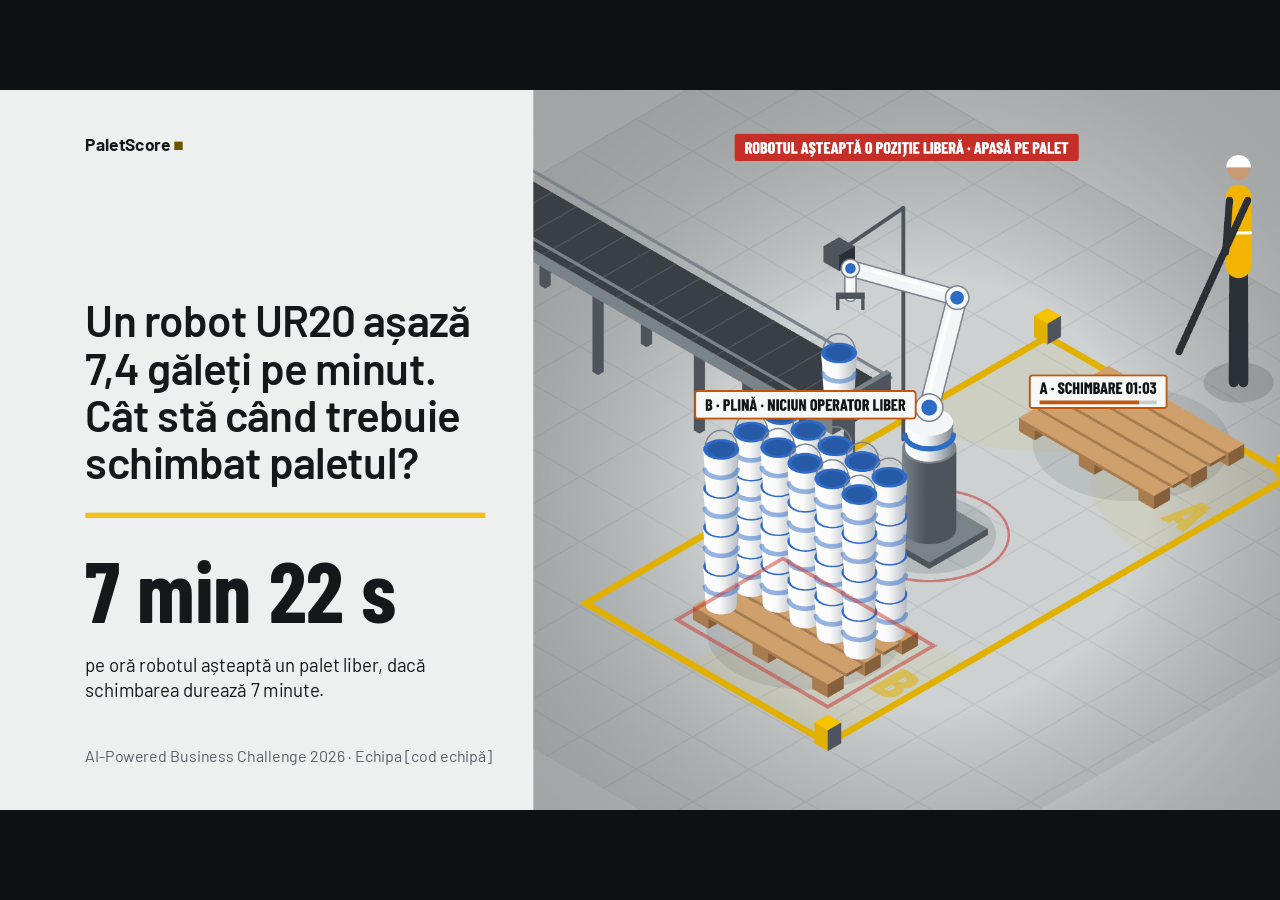
<file: pitch/index.html>
<!doctype html>
<html lang="ro">
<head>
<meta charset="utf-8">
<meta name="viewport" content="width=device-width, initial-scale=1">
<title>PaletScore Pitch</title>
<link rel="preconnect" href="https://fonts.googleapis.com">
<link rel="preconnect" href="https://fonts.gstatic.com" crossorigin>
<link rel="stylesheet" href="https://fonts.googleapis.com/css2?family=Barlow+Condensed:wght@600;700;800&family=Barlow:wght@400;500;600;700&family=Barlow:wght@400;500;600;700&display=swap">
<style>
/* PaletScore: sobru, ca o fișă tehnică. Fond deschis, cerneală, galben doar ca accent. */
section {
  --bg: #EEF0F0;
  --bg2: #E3E6E7;
  --ink: #15181B;
  --muted: #586068;
  --line: #C6CBCE;
  --yellow: #F2BE1A;
  --yellow-ink: #6B5500;
  --blue: #2B62B3;
  --red: #B8322A;
  padding: 128px 128px 160px;
  background: var(--bg);
  color: var(--ink);
  font-family: 'Barlow', Arial, sans-serif;
  display: flex;
  flex-direction: column;
  gap: 48px;
  counter-increment: page;
}
section.alt { background: var(--bg2); }

h1, h2 { font-family: 'Barlow', Arial, sans-serif; font-weight: 600; letter-spacing: -1px; margin: 0; }
h1 { font-size: 88px; line-height: 1.05; }
h2 { font-size: 64px; line-height: 1.1; }
h3 { font-family: 'Barlow', Arial, sans-serif; font-size: 44px; font-weight: 600; line-height: 1.15; margin: 0; }
p { font-size: 32px; line-height: 1.4; margin: 0; }
.muted { color: var(--muted); }
.label { font-size: 26px; font-weight: 600; letter-spacing: 2px; text-transform: uppercase; color: var(--muted); }
.big { font-family: 'Barlow Condensed', 'Arial Narrow', Arial, sans-serif; font-weight: 700; line-height: 0.95; margin: 0; }
.note { font-size: 24px; line-height: 1.35; color: var(--muted); }

.brand { position: absolute; left: 128px; top: 64px; width: 600px; font-size: 26px; font-weight: 700; margin: 0; }
.brand span { color: var(--yellow-ink); }
.footer { position: absolute; left: 128px; bottom: 64px; width: 1664px; font-size: 24px; color: var(--muted); margin: 0; }

/* 1 · problema */
.cover { display: grid; grid-template-columns: 1fr 600px; gap: 96px; align-items: end; flex: 1; }
.figure { border-top: 8px solid var(--yellow); padding-top: 24px; display: flex; flex-direction: column; gap: 16px; }
.figure .big { font-size: 150px; white-space: nowrap; }

/* 2 · roluri */
.roles { display: grid; grid-template-columns: 1fr 1fr; gap: 0; }
.rolecol { padding: 40px 64px 0 0; display: flex; flex-direction: column; gap: 20px; border-top: 4px solid var(--ink); }
.rolecol.client { padding-left: 64px; padding-right: 0; border-left: 2px solid var(--line); border-top-color: var(--yellow); }
.rolecol h3 { font-size: 64px; }
.rolecol p { font-size: 34px; }

.route { margin-top: auto; display: grid; grid-template-columns: 1fr 1fr 1fr; gap: 0; border-top: 2px solid var(--line); }
.route p { font-size: 28px; line-height: 1.35; padding: 20px 40px 0 0; }
.route .n { display: block; font-size: 26px; font-weight: 700; color: var(--yellow-ink); }

/* 3 · grafic */
.answer { position: absolute; left: 128px; top: 360px; width: 440px; display: flex; flex-direction: column; gap: 18px; }
.answer .big { font-size: 160px; }
.answer .after { font-size: 30px; color: var(--red); font-weight: 600; }
.chart { position: absolute; left: 704px; top: 340px; width: 1080px; height: 500px; }
.ax { position: absolute; font-size: 24px; color: var(--muted); margin: 0; }
.mark { position: absolute; font-size: 26px; font-weight: 700; margin: 0; }

/* 4 · finanțe */
.months { display: grid; grid-template-columns: repeat(12, 1fr); gap: 8px; }
.m { background: var(--ink); color: var(--bg); padding: 18px 0; text-align: center; font-size: 26px; font-weight: 600; }
.m.late { background: transparent; color: var(--muted); border: 2px dashed var(--line); padding: 16px 0; }
.legend { display: flex; justify-content: space-between; gap: 40px; }
.legend p { font-size: 26px; }
.nums { margin-top: auto; display: grid; grid-template-columns: 1fr 1fr 1fr; gap: 64px; }
.nums div { border-top: 4px solid var(--ink); padding-top: 16px; display: flex; flex-direction: column; gap: 8px; }
.nums div.key { border-top-color: var(--yellow); }
.nums .big { font-size: 96px; }
.nums p { font-size: 28px; line-height: 1.3; }

/* 5 · încercați */
.close { display: grid; grid-template-columns: 1fr 640px; gap: 96px; flex: 1; }
.url { background: var(--yellow); padding: 18px 24px; font-size: 26px; font-weight: 600; align-self: flex-start; }
.steps { margin: 0; padding-left: 44px; display: flex; flex-direction: column; gap: 18px; font-size: 34px; line-height: 1.35; }
.plan { display: flex; flex-direction: column; gap: 28px; border-left: 2px solid var(--line); padding-left: 48px; }
.plan p { font-size: 30px; line-height: 1.35; }
.plan .when { font-size: 26px; font-weight: 600; letter-spacing: 1px; text-transform: uppercase; color: var(--muted); }

/* imagini din aplicație */
.heroimg { position: absolute; left: 800px; top: 0; width: 1120px; height: 1080px; object-fit: cover; background: #D8DBDC; }
.heroleft { width: 600px; flex: 1; display: flex; flex-direction: column; justify-content: flex-end; gap: 40px; }
.heroleft h1 { font-size: 66px; line-height: 1.08; }
.stat1 { border-top: 8px solid var(--yellow); padding-top: 20px; display: flex; flex-direction: column; gap: 10px; }
.stat1 .big { font-size: 128px; white-space: nowrap; }
.stat1 p { font-size: 28px; line-height: 1.35; }
.footer.narrow { width: 620px; }
.screen { position: absolute; left: 880px; top: 230px; width: 912px; background: var(--ink); padding: 0 0 0 0; box-shadow: 0 30px 60px rgba(21, 24, 27, 0.25); }
.screenbar { height: 40px; background: var(--ink); display: flex; align-items: center; gap: 10px; padding: 0 16px; }
.screenbar p { font-size: 24px; color: #A9AFB5; }
.screen img { display: block; width: 912px; height: 547px; object-fit: cover; background: #D8DBDC; }
.left700 { width: 680px; display: flex; flex-direction: column; gap: 36px; }
.icon { width: 56px; height: 56px; color: var(--ink); }
.rolecol.client .icon { color: var(--yellow-ink); }

/* 4 · diferențiere și bani */
.diff { display: grid; grid-template-columns: 1fr 600px; gap: 80px; align-items: stretch; flex: 1; }
.vs { display: flex; flex-direction: column; justify-content: center; }
.vsrow { display: grid; grid-template-columns: 1fr 1fr; gap: 48px; padding: 26px 0; border-top: 2px solid var(--line); }
.vsrow:first-child { border-top: none; padding-top: 0; }
.vsrow p { font-size: 30px; line-height: 1.35; }
.vsrow .old { color: var(--muted); }
.vsrow .new { font-weight: 600; }
.vshead p { font-size: 24px; font-weight: 600; letter-spacing: 2px; text-transform: uppercase; color: var(--muted); }
.vshead .new { color: var(--yellow-ink); }
.money { background: var(--ink); color: #EEF0F0; padding: 48px 48px 44px; display: flex; flex-direction: column; justify-content: center; gap: 14px; }
.money .label { color: #A9AFB5; }
.money .big { font-size: 132px; color: var(--yellow); }
.money .sub { font-size: 30px; line-height: 1.3; }
.money ul { margin: 18px 0 0; padding-left: 32px; font-size: 28px; line-height: 1.45; color: #D3D7DA; display: flex; flex-direction: column; gap: 6px; }

/* intrare discretă */
.vsrow, .money { animation: fadein 700ms ease-out both; animation-delay: calc(var(--i, 0) * 150ms); }
.figure, .rolecol, .answer, .chart, .nums div, .months, .plan, .stat1, .screen { animation: fadein 700ms ease-out both; animation-delay: calc(var(--i, 0) * 150ms); }
.heroimg { animation: fadein 900ms ease-out both; }
@keyframes fadein { from { opacity: 0; transform: translateY(12px); } to { opacity: 1; transform: translateY(0); } }

/* prezentare */
html, body { margin: 0; height: 100%; background: #0E1012; overflow: hidden; }
.stage { position: fixed; left: 50%; top: 50%; width: 1920px; height: 1080px; transform-origin: 0 0; }
.stage > section { position: absolute; inset: 0; width: 1920px; height: 1080px; box-sizing: border-box; overflow: hidden; display: none; }
.stage > section.current { display: flex; }
aside { display: none; }
.bar { position: fixed; left: 0; right: 0; bottom: 0; display: flex; justify-content: center; align-items: center; gap: 16px; padding: 10px; font: 600 14px 'Barlow', Arial, sans-serif; color: #A9AFB5; opacity: 0; transition: opacity .2s; }
body:hover .bar { opacity: 1; }
.bar button { font: inherit; color: #EEF0F0; background: #23272B; border: 0; border-radius: 4px; padding: 8px 14px; cursor: pointer; }
.bar a { color: #F2BE1A; }
@media (prefers-reduced-motion: reduce) { * { animation: none !important; } }
</style>
</head>
<body>
<div class="stage" id="stage">
<section id="problema" data-transition="fade">
<img class="heroimg" src="img/blocked.png" alt="Simularea PaletScore: paletul B e plin, paletul A e în schimbare, iar robotul așteaptă o poziție liberă">
<p class="brand">PaletScore <span>■</span></p>
<div class="heroleft">
<h1>Un robot UR20 așază 7,4 găleți pe minut. Cât stă când trebuie schimbat paletul?</h1>
<div class="stat1" style="--i:1">
<p class="big">7 min 22 s</p>
<p>pe oră robotul așteaptă un palet liber, dacă schimbarea durează 7 minute.</p>
</div>
</div>
<p class="footer narrow">AI-Powered Business Challenge 2026 · Echipa [cod echipă]</p>
<aside>Tech-Con a instalat la PURATOS celule UR20 care așază 7,4 găleți pe minut. Când vorbim cu o altă fabrică, întrebarea directorului de producție e alta: ce se întâmplă cât timp cineva schimbă paletul? În imagine e chiar aplicația noastră: un palet e plin, celălalt se schimbă, iar robotul stă. Dacă schimbarea durează 7 minute, robotul stă peste 7 minute din fiecare oră. Am construit PaletScore ca fabrica să afle asta înainte să ceară o ofertă.</aside>
</section>
<section id="strategia" class="alt" data-transition="fade">
<p class="brand">PaletScore <span>■</span></p>
<h2>Cine folosește aplicația și cine o plătește</h2>
<div class="roles">
<div class="rolecol" style="--i:1">
<svg class="icon" viewBox="0 0 24 24" fill="none" stroke="currentColor" stroke-width="1.8" stroke-linecap="round" aria-hidden="true"><circle cx="9" cy="8" r="3.2"/><path d="M3 19c.8-3.2 3.2-5 6-5s5.2 1.8 6 5"/><circle cx="17" cy="9" r="2.4"/><path d="M15.5 14.2c2.6-.4 4.7 1.2 5.5 4"/></svg>
<p class="label">Utilizator</p>
<h3>Directorul de producție</h3>
<p>Dintr-o fabrică alimentară care ambalează în găleți. Își testează linia pe telefon, gratuit, înainte să ceară o ofertă.</p>
</div>
<div class="rolecol client" style="--i:2">
<svg class="icon" viewBox="0 0 24 24" fill="none" stroke="currentColor" stroke-width="1.8" stroke-linecap="round" stroke-linejoin="round" aria-hidden="true"><path d="M12 3l7 3v5c0 4.5-3 8-7 10-4-2-7-5.5-7-10V6z"/><path d="M8.8 12.2l2.2 2.2 4.4-4.6"/></svg>
<p class="label">Client</p>
<h3>Tech-Con</h3>
<p>Plătește aplicația din bugetul de promovare. Primește cereri care vin deja cu datele liniei, așa că evaluarea tehnică pornește mai repede.</p>
</div>
</div>
<div class="route" style="--i:3">
<p><span class="n">1</span>Fabrica își testează linia în PaletScore.</p>
<p><span class="n">2</span>Tech-Con primește cererea, cu datele liniei.</p>
<p><span class="n">3</span>Urmează evaluarea, demonstrația și oferta pentru celulă.</p>
</div>
<p class="footer">Aplicația pentru telefon apare în bugetul de promovare al Tech-Con, la 3.000 € pe an.</p>
<aside>Avem doi actori diferiți. Utilizatorul e directorul de producție dintr-o fabrică alimentară: el își testează linia, gratuit. Clientul nostru e Tech-Con: plătește aplicația din bugetul de promovare și o folosește ca să vândă celule. Fiecare test făcut de o fabrică ajunge la Tech-Con ca o cerere care are deja datele liniei.</aside>
</section>
<section id="functia" data-transition="fade">
<p class="brand">PaletScore <span>■</span></p>
<h2>Directorul află cât de repede trebuie schimbat paletul</h2>
<div class="answer" style="--i:1">
<p class="label">Pentru 430 de găleți pe oră</p>
<p class="big">6:09</p>
<p>minute e cea mai lungă schimbare de palet care mai atinge obiectivul</p>
<p class="after">Cu 30 de secunde în plus: 401 găleți</p>
</div>
<div class="chart" style="--i:2">
<svg aria-label="Găleți paletizate într-o oră în funcție de durata schimbării paletului: 442 până la aproximativ 6 minute, apoi scad până la 220 la 15 minute" width="1080" height="500" viewBox="0 0 1100 500"><line x1="0" y1="38.5" x2="1100" y2="38.5" stroke="#C6CBCE" stroke-width="2"/><line x1="0" y1="250" x2="1100" y2="250" stroke="#C6CBCE" stroke-width="2"/><line x1="0" y1="461.5" x2="1100" y2="461.5" stroke="#C6CBCE" stroke-width="2"/><line x1="0" y1="57.7" x2="1100" y2="57.7" stroke="#15181B" stroke-width="2" stroke-dasharray="10 8"/><line x1="404.6" y1="57.7" x2="404.6" y2="500" stroke="#15181B" stroke-width="2" stroke-dasharray="4 6"/><polyline fill="none" stroke="#2B62B3" stroke-width="6" stroke-linejoin="round" points="0.0,34.6 39.3,34.6 78.6,34.6 117.9,34.6 157.1,34.6 196.4,34.6 235.7,34.6 275.0,34.6 314.3,34.6 353.6,34.6 392.9,40.4 404.6,57.7 432.1,96.2 443.9,113.5 471.4,138.5 510.7,188.5 550.0,209.6 589.3,251.9 628.6,292.3 667.9,292.3 707.1,323.1 746.4,357.7 785.7,376.9 825.0,376.9 864.3,378.8 903.6,407.7 942.9,434.6 982.1,461.5 1021.4,461.5 1060.7,461.5 1100.0,461.5"/><circle cx="404.6" cy="57.7" r="12" fill="#F2BE1A" stroke="#15181B" stroke-width="3"/><circle cx="443.9" cy="113.5" r="10" fill="#B8322A"/></svg>
<p class="ax" style="left:-64px;top:22px">440</p>
<p class="ax" style="left:-64px;top:234px">330</p>
<p class="ax" style="left:-64px;top:445px">220</p>
<p class="ax" style="left:58px;top:510px">2 min</p>
<p class="ax" style="left:364px;top:510px">6 min</p>
<p class="ax" style="left:670px;top:510px">10 min</p>
<p class="ax" style="left:978px;top:510px">14 min</p>
<p class="mark" style="left:860px;top:16px;width:220px">obiectiv: 430</p>
<p class="mark" style="left:470px;top:110px;width:220px;color:#B8322A">+30 s: 401</p>
</div>
<p class="footer">Rezultat simulat, găleți de 13 kg la 7,4 pe minut, două poziții, un operator. Axa: găleți pe oră, după durata schimbării.</p>
<aside>Aici arăt aplicația. Directorul spune: vreau cel puțin 430 de găleți pe oră. PaletScore caută cea mai lungă schimbare de palet care mai atinge cifra asta: 6 minute și 9 secunde. Rulez scena la limită, apoi adaug 30 de secunde: linia scade la 401. Pe grafic se vede de ce: până la 6 minute schimbul nu contează, după aceea fiecare minut costă găleți. Directorul pleacă cu un singur lucru de măsurat mâine: cât durează la el schimbarea.</aside>
</section>
<section id="finantele" class="alt" data-transition="fade">
<p class="brand">PaletScore <span>■</span></p>
<h2>De ce ar alege Tech-Con PaletScore</h2>
<div class="diff">
<div class="vs">
<div class="vsrow vshead"><p class="old">De obicei</p><p class="new">Cu PaletScore</p></div>
<div class="vsrow" style="--i:1"><p class="old">O broșură cu cifrele de la PURATOS.</p><p class="new">Testul liniei fabricii, cu datele ei.</p></div>
<div class="vsrow" style="--i:2"><p class="old">Un calculator de economii care arată doar câștiguri.</p><p class="new">Arată și unde robotul nu ajută: un robot mai rapid ar aduce doar 4 găleți în plus.</p></div>
<div class="vsrow" style="--i:3"><p class="old">O vizită tehnică pornită de la zero.</p><p class="new">Cererea vine cu măsurătorile deja făcute.</p></div>
</div>
<div class="money" style="--i:4">
<p class="label">Pentru Tech-Con, într-un an</p>
<p class="big">310.800 €</p>
<p class="sub">profit net la 20 de celule livrate</p>
<ul>
<li>121 de cereri din 30.000 € de promovare</li>
<li>12 fabrici câștigate, cu câte două celule</li>
<li>comenzi închise până în august</li>
</ul>
</div>
</div>
<p class="footer">20.000 € rămân pe fiecare celulă (130.000 − 110.000). Impozitul de 16%, lipsa altor costuri și ratele de conversie sunt ipoteze de confirmat cu Tech-Con.</p>
<aside>Ce ne diferențiază. Azi, o fabrică primește de obicei o broșură cu cifrele altcuiva sau un calculator de economii care arată doar câștiguri. PaletScore face altceva: testează linia fabricii cu datele ei și spune deschis și unde robotul nu ajută. De exemplu, un robot mai rapid ar aduce doar 4 găleți în plus, pentru că problema e schimbul de paleți. Asta construiește încredere. Pentru Tech-Con, cererea vine cu măsurătorile deja făcute. Cu 30.000 de euro de promovare estimăm 121 de cereri și 12 fabrici câștigate. Dacă cele 20 de celule sunt comandate până în august, profitul net ajunge la 310.800 de euro, cu impozit de 16% și fără alte costuri, ipoteze pe care le confirmăm cu Tech-Con.</aside>
</section>
<section id="pasii" data-transition="fade">
<p class="brand">PaletScore <span>■</span></p>
<div class="left700">
<h2>Încercați aplicația</h2>
<p class="url">mario-culica.github.io/paletscore-ops</p>
<ol class="steps">
<li>Creați contul de administrator, apoi „Demo 45 s”.</li>
<li>La „Ținta”, cereți 430 de găleți, apoi +30 s.</li>
<li>Adăugați un muncitor și cronometrați un schimb din telefon.</li>
</ol>
<p class="muted" style="font-size:28px">Pentru Tech-Con: campanie în ianuarie–martie, evaluări în aprilie–iunie, comenzi până în august.</p>
</div>
<div class="screen" style="--i:1">
<div class="screenbar"><p>PaletScore · simulare</p></div>
<img src="img/running.png" alt="Scena din aplicație: transportorul, robotul UR20 care preia o găleată, paletul B în umplere și paletul A în schimbare">
</div>
<p class="footer">Toate datele din aplicație sunt fictive. Reperele PURATOS sunt rezultate de test, nu garanții. · Echipa [cod echipă]</p>
<aside>Puteți încerca aplicația chiar acum, la linkul de pe ecran: demo-ul durează 45 de secunde, ținta de 430 de găleți se vede în două apăsări, iar un muncitor adăugat de administrator poate cronometra schimbul direct din telefon. Pentru Tech-Con, planul e simplu: campania începe în ianuarie, evaluările vin în primăvară, iar comenzile trebuie închise până în august, ca să se livreze anul acesta. Mulțumim.</aside>
</section>
</div>
<div class="bar"><button type="button" id="prev" aria-label="Slide-ul anterior">←</button><span id="count"></span><button type="button" id="next" aria-label="Slide-ul următor">→</button><button type="button" id="fs">Ecran complet (F)</button><a href="../">Deschide aplicația</a></div>
<script>
(function () {
  var stage = document.getElementById('stage'), slides = [].slice.call(stage.children), i = 0;
  function fit() {
    var s = Math.min(window.innerWidth / 1920, window.innerHeight / 1080);
    stage.style.transform = 'scale(' + s + ') translate(-50%, -50%)';
  }
  function show(n) {
    i = Math.max(0, Math.min(slides.length - 1, n));
    slides.forEach(function (s, k) { s.classList.toggle('current', k === i); });
    document.getElementById('count').textContent = (i + 1) + ' / ' + slides.length;
    if (location.hash !== '#' + (i + 1)) history.replaceState(null, '', '#' + (i + 1));
  }
  window.addEventListener('resize', fit);
  document.addEventListener('keydown', function (e) {
    if (e.key === 'ArrowRight' || e.key === 'PageDown' || e.key === ' ') { e.preventDefault(); show(i + 1); }
    else if (e.key === 'ArrowLeft' || e.key === 'PageUp') show(i - 1);
    else if (e.key === 'Home') show(0);
    else if (e.key === 'End') show(slides.length - 1);
    else if (e.key === 'f' || e.key === 'F') toggleFs();
  });
  function toggleFs() { if (document.fullscreenElement) document.exitFullscreen(); else if (document.documentElement.requestFullscreen) document.documentElement.requestFullscreen(); }
  document.getElementById('prev').addEventListener('click', function () { show(i - 1); });
  document.getElementById('next').addEventListener('click', function () { show(i + 1); });
  document.getElementById('fs').addEventListener('click', toggleFs);
  stage.addEventListener('click', function (e) { show(e.clientX > window.innerWidth / 2 ? i + 1 : i - 1); });
  fit();
  show((parseInt(location.hash.slice(1), 10) || 1) - 1);
})();
</script>
</body>
</html>
</file>
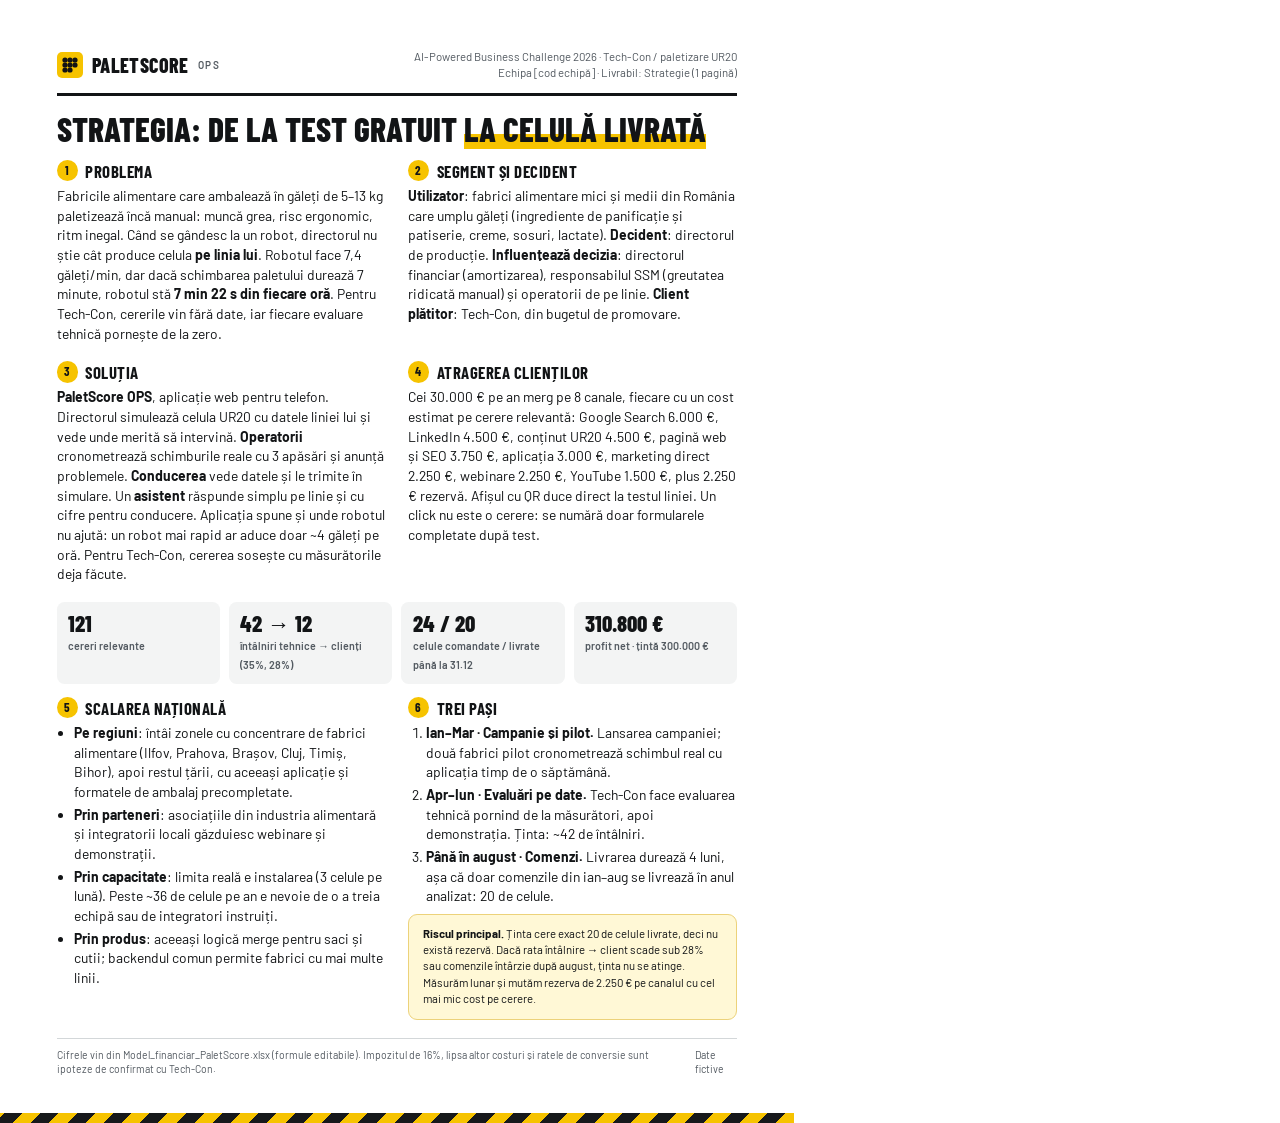
<file: livrabile/src/02_strategie.html>
<!doctype html>
<html lang="ro"><head><meta charset="utf-8"><title>PaletScore — Strategie</title><link rel="stylesheet" href="doc.css"></head>
<body><div class="page">
  <div class="top">
    <div class="brand"><svg width="26" height="26" viewBox="0 0 26 26"><rect width="26" height="26" rx="5" fill="#f6c300"/><g fill="#111214"><circle cx="8" cy="8" r="2.6"/><circle cx="13" cy="8" r="2.6"/><circle cx="18" cy="8" r="2.6"/><circle cx="8" cy="13" r="2.6"/><circle cx="13" cy="13" r="2.6"/><circle cx="18" cy="13" r="2.6"/><circle cx="8" cy="18" r="2.6"/><circle cx="13" cy="18" r="2.6"/></g></svg>PaletScore <small>OPS</small></div>
    <div class="meta">AI-Powered Business Challenge 2026 · Tech-Con / paletizare UR20<br>Echipa [cod echipă] · Livrabil: Strategie (1 pagină)</div>
  </div>
  <h1>Strategia: de la test gratuit <em>la celulă livrată</em></h1>

  <div class="grid2">
    <div><h2><span class="n">1</span>Problema</h2>
      <p>Fabricile alimentare care ambalează în găleți de 5–13 kg paletizează încă manual: muncă grea, risc ergonomic, ritm inegal. Când se gândesc la un robot, directorul nu știe cât produce celula <b>pe linia lui</b>. Robotul face 7,4 găleți/min, dar dacă schimbarea paletului durează 7 minute, robotul stă <b>7 min 22 s din fiecare oră</b>. Pentru Tech-Con, cererile vin fără date, iar fiecare evaluare tehnică pornește de la zero.</p></div>
    <div><h2><span class="n">2</span>Segment și decident</h2>
      <p><b>Utilizator</b>: fabrici alimentare mici și medii din România care umplu găleți (ingrediente de panificație și patiserie, creme, sosuri, lactate). <b>Decident</b>: directorul de producție. <b>Influențează decizia</b>: directorul financiar (amortizarea), responsabilul SSM (greutatea ridicată manual) și operatorii de pe linie. <b>Client plătitor</b>: Tech-Con, din bugetul de promovare.</p></div>
    <div><h2><span class="n">3</span>Soluția</h2>
      <p><b>PaletScore OPS</b>, aplicație web pentru telefon. Directorul simulează celula UR20 cu datele liniei lui și vede unde merită să intervină. <b>Operatorii</b> cronometrează schimburile reale cu 3 apăsări și anunță problemele. <b>Conducerea</b> vede datele și le trimite în simulare. Un <b>asistent</b> răspunde simplu pe linie și cu cifre pentru conducere. Aplicația spune și unde robotul nu ajută: un robot mai rapid ar aduce doar ~4 găleți pe oră. Pentru Tech-Con, cererea sosește cu măsurătorile deja făcute.</p></div>
    <div><h2><span class="n">4</span>Atragerea clienților</h2>
      <p>Cei 30.000 € pe an merg pe 8 canale, fiecare cu un cost estimat pe cerere relevantă: Google Search 6.000 €, LinkedIn 4.500 €, conținut UR20 4.500 €, pagină web și SEO 3.750 €, aplicația 3.000 €, marketing direct 2.250 €, webinare 2.250 €, YouTube 1.500 €, plus 2.250 € rezervă. Afișul cu QR duce direct la testul liniei. Un click nu este o cerere: se numără doar formularele completate după test.</p></div>
  </div>

  <div class="kpis">
    <div class="kpi"><span class="v">121</span><span class="l">cereri relevante</span></div>
    <div class="kpi"><span class="v">42 → 12</span><span class="l">întâlniri tehnice → clienți (35%, 28%)</span></div>
    <div class="kpi"><span class="v">24 / 20</span><span class="l">celule comandate / livrate până la 31.12</span></div>
    <div class="kpi"><span class="v">310.800 €</span><span class="l">profit net · țintă 300.000 €</span></div>
  </div>

  <div class="grid2">
    <div><h2><span class="n">5</span>Scalarea națională</h2>
      <ul>
        <li><b>Pe regiuni</b>: întâi zonele cu concentrare de fabrici alimentare (Ilfov, Prahova, Brașov, Cluj, Timiș, Bihor), apoi restul țării, cu aceeași aplicație și formatele de ambalaj precompletate.</li>
        <li><b>Prin parteneri</b>: asociațiile din industria alimentară și integratorii locali găzduiesc webinare și demonstrații.</li>
        <li><b>Prin capacitate</b>: limita reală e instalarea (3 celule pe lună). Peste ~36 de celule pe an e nevoie de o a treia echipă sau de integratori instruiți.</li>
        <li><b>Prin produs</b>: aceeași logică merge pentru saci și cutii; backendul comun permite fabrici cu mai multe linii.</li>
      </ul></div>
    <div><h2><span class="n">6</span>Trei pași</h2>
      <ol>
        <li><b>Ian–Mar · Campanie și pilot.</b> Lansarea campaniei; două fabrici pilot cronometrează schimbul real cu aplicația timp de o săptămână.</li>
        <li><b>Apr–Iun · Evaluări pe date.</b> Tech-Con face evaluarea tehnică pornind de la măsurători, apoi demonstrația. Ținta: ~42 de întâlniri.</li>
        <li><b>Până în august · Comenzi.</b> Livrarea durează 4 luni, așa că doar comenzile din ian–aug se livrează în anul analizat: 20 de celule.</li>
      </ol>
      <div class="box y small" style="margin-top:2mm"><b>Riscul principal.</b> Ținta cere exact 20 de celule livrate, deci nu există rezervă. Dacă rata întâlnire → client scade sub 28% sau comenzile întârzie după august, ținta nu se atinge. Măsurăm lunar și mutăm rezerva de 2.250 € pe canalul cu cel mai mic cost pe cerere.</div></div>
  </div>

  <div class="foot"><span>Cifrele vin din Model_financiar_PaletScore.xlsx (formule editabile). Impozitul de 16%, lipsa altor costuri și ratele de conversie sunt ipoteze de confirmat cu Tech-Con.</span><span>Date fictive</span></div>
  <div class="hazard"></div>
</div></body></html>
</file>
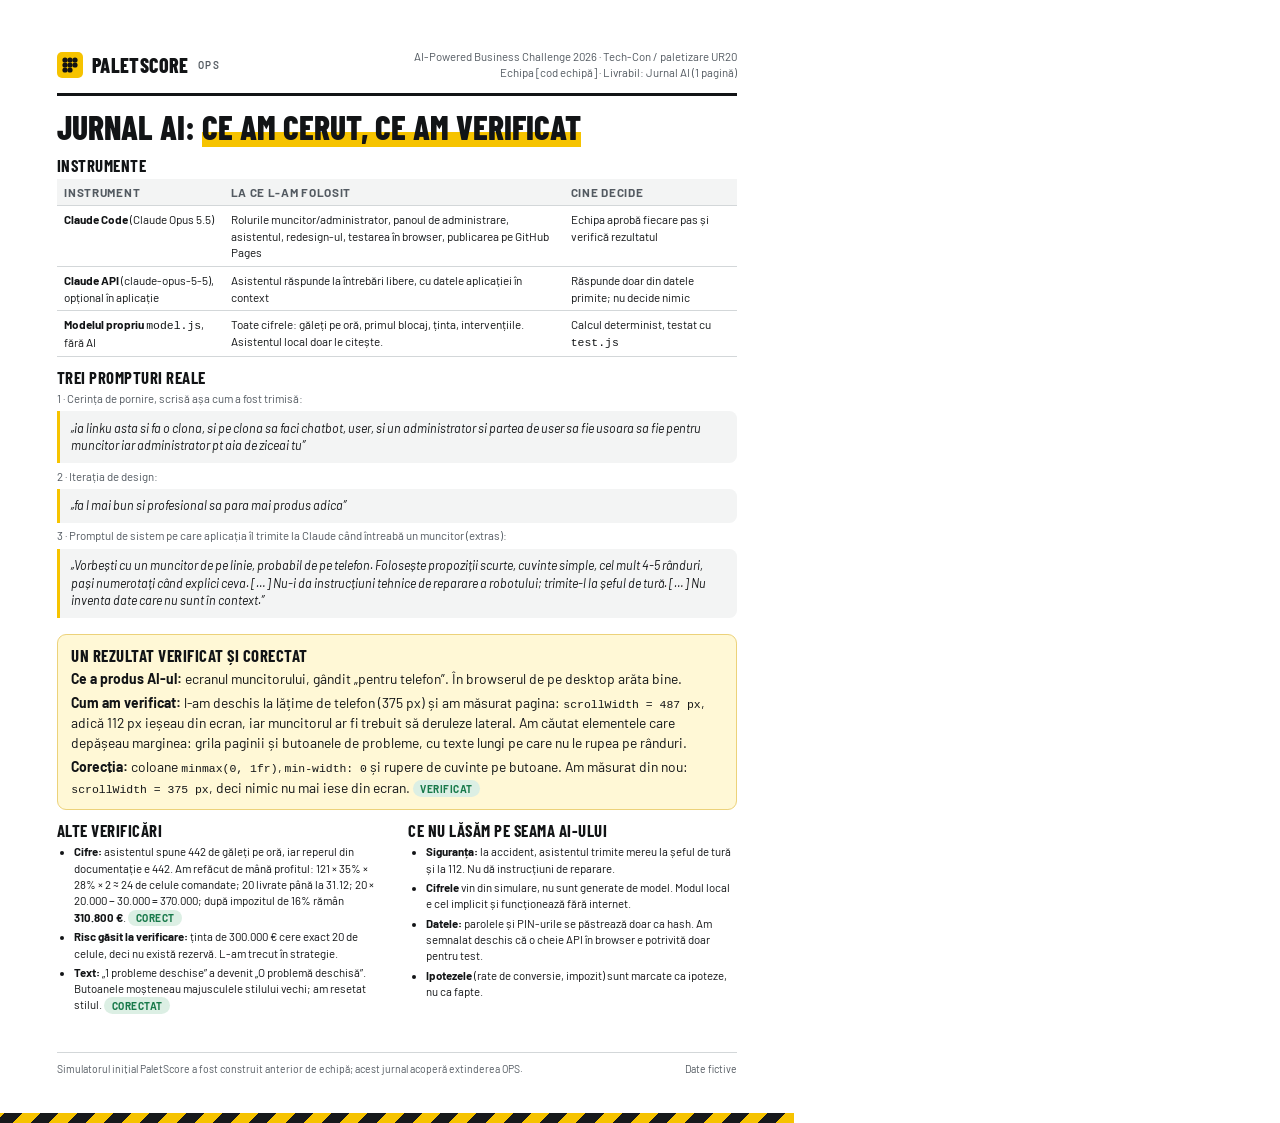
<file: livrabile/src/05_jurnal_ai.html>
<!doctype html>
<html lang="ro"><head><meta charset="utf-8"><title>PaletScore — Jurnal AI</title><link rel="stylesheet" href="doc.css">
<style>.page { gap: 3mm; } .prompt { font-size: 9.4pt; } td, th { font-size: 8.8pt; padding: 1.3mm 2mm; }</style></head>
<body><div class="page">
  <div class="top">
    <div class="brand"><svg width="26" height="26" viewBox="0 0 26 26"><rect width="26" height="26" rx="5" fill="#f6c300"/><g fill="#111214"><circle cx="8" cy="8" r="2.6"/><circle cx="13" cy="8" r="2.6"/><circle cx="18" cy="8" r="2.6"/><circle cx="8" cy="13" r="2.6"/><circle cx="13" cy="13" r="2.6"/><circle cx="18" cy="13" r="2.6"/><circle cx="8" cy="18" r="2.6"/><circle cx="13" cy="18" r="2.6"/></g></svg>PaletScore <small>OPS</small></div>
    <div class="meta">AI-Powered Business Challenge 2026 · Tech-Con / paletizare UR20<br>Echipa [cod echipă] · Livrabil: Jurnal AI (1 pagină)</div>
  </div>
  <h1>Jurnal AI: <em>ce am cerut, ce am verificat</em></h1>

  <div><h2>Instrumente</h2>
  <table><thead><tr><th style="width:44mm">Instrument</th><th>La ce l-am folosit</th><th style="width:46mm">Cine decide</th></tr></thead><tbody>
    <tr><td><b>Claude Code</b> (Claude Opus 5.5)</td><td>Rolurile muncitor/administrator, panoul de administrare, asistentul, redesign-ul, testarea în browser, publicarea pe GitHub Pages</td><td>Echipa aprobă fiecare pas și verifică rezultatul</td></tr>
    <tr><td><b>Claude API</b> (claude-opus-5-5), opțional în aplicație</td><td>Asistentul răspunde la întrebări libere, cu datele aplicației în context</td><td>Răspunde doar din datele primite; nu decide nimic</td></tr>
    <tr><td><b>Modelul propriu</b> <span class="mono">model.js</span>, fără AI</td><td>Toate cifrele: găleți pe oră, primul blocaj, ținta, intervențiile. Asistentul local doar le citește.</td><td>Calcul determinist, testat cu <span class="mono">test.js</span></td></tr>
  </tbody></table></div>

  <div><h2>Trei prompturi reale</h2>
    <p class="small muted" style="margin-bottom:1mm">1 · Cerința de pornire, scrisă așa cum a fost trimisă:</p>
    <div class="prompt">„ia linku asta si fa o clona, si pe clona sa faci chatbot, user, si un administrator si partea de user sa fie usoara sa fie pentru muncitor iar administrator pt aia de ziceai tu”</div>
    <p class="small muted" style="margin:1.4mm 0 1mm">2 · Iterația de design:</p>
    <div class="prompt">„fa l mai bun si profesional sa para mai produs adica”</div>
    <p class="small muted" style="margin:1.4mm 0 1mm">3 · Promptul de sistem pe care aplicația îl trimite la Claude când întreabă un muncitor (extras):</p>
    <div class="prompt">„Vorbești cu un muncitor de pe linie, probabil de pe telefon. Folosește propoziții scurte, cuvinte simple, cel mult 4-5 rânduri, pași numerotați când explici ceva. […] Nu-i da instrucțiuni tehnice de reparare a robotului; trimite-l la șeful de tură. […] Nu inventa date care nu sunt în context.”</div>
  </div>

  <div class="box y"><h2>Un rezultat verificat și corectat</h2>
    <p><b>Ce a produs AI-ul:</b> ecranul muncitorului, gândit „pentru telefon”. În browserul de pe desktop arăta bine.</p>
    <p><b>Cum am verificat:</b> l-am deschis la lățime de telefon (375 px) și am măsurat pagina: <span class="mono">scrollWidth = 487 px</span>, adică 112 px ieșeau din ecran, iar muncitorul ar fi trebuit să deruleze lateral. Am căutat elementele care depășeau marginea: grila paginii și butoanele de probleme, cu texte lungi pe care nu le rupea pe rânduri.</p>
    <p style="margin:0"><b>Corecția:</b> coloane <span class="mono">minmax(0, 1fr)</span>, <span class="mono">min-width: 0</span> și rupere de cuvinte pe butoane. Am măsurat din nou: <span class="mono">scrollWidth = 375 px</span>, deci nimic nu mai iese din ecran. <span class="tag ok">verificat</span></p>
  </div>

  <div class="grid2">
    <div><h2>Alte verificări</h2>
      <ul class="small">
        <li><b>Cifre:</b> asistentul spune 442 de găleți pe oră, iar reperul din documentație e 442. Am refăcut de mână profitul: 121 × 35% × 28% × 2 ≈ 24 de celule comandate; 20 livrate până la 31.12; 20 × 20.000 − 30.000 = 370.000; după impozitul de 16% rămân <b>310.800 €</b>. <span class="tag ok">corect</span></li>
        <li><b>Risc găsit la verificare:</b> ținta de 300.000 € cere exact 20 de celule, deci nu există rezervă. L-am trecut în strategie.</li>
        <li><b>Text:</b> „1 probleme deschise” a devenit „O problemă deschisă”. Butoanele moșteneau majusculele stilului vechi; am resetat stilul. <span class="tag ok">corectat</span></li>
      </ul></div>
    <div><h2>Ce nu lăsăm pe seama AI-ului</h2>
      <ul class="small">
        <li><b>Siguranța:</b> la accident, asistentul trimite mereu la șeful de tură și la 112. Nu dă instrucțiuni de reparare.</li>
        <li><b>Cifrele</b> vin din simulare, nu sunt generate de model. Modul local e cel implicit și funcționează fără internet.</li>
        <li><b>Datele:</b> parolele și PIN-urile se păstrează doar ca hash. Am semnalat deschis că o cheie API în browser e potrivită doar pentru test.</li>
        <li><b>Ipotezele</b> (rate de conversie, impozit) sunt marcate ca ipoteze, nu ca fapte.</li>
      </ul></div>
  </div>

  <div class="foot"><span>Simulatorul inițial PaletScore a fost construit anterior de echipă; acest jurnal acoperă extinderea OPS.</span><span>Date fictive</span></div>
  <div class="hazard"></div>
</div></body></html>
</file>
<file: roles.css>
/* Roluri (muncitor / administrator) și asistentul. Folosește aceleași tokenuri ca paletscore.html. */
.ps-hidden, [hidden] { display: none !important; }
body.ps-locked .wrap, body.ps-worker .wrap { display: none !important; }
body.ps-locked, body.ps-worker { padding: 0; }
/* Resetează stilul global de buton al paginii (majuscule, font condensat, fundal la hover). */
:is(.ps-auth, .ps-wapp, .ps-modal-bg, .ps-chat, .ps-admin, .ps-userbar) button, .ps-fab { text-transform: none; letter-spacing: normal; font-family: var(--font-body); }
.ps-go:hover { background: var(--accent); } .ps-go.phase2:hover { background: var(--ok); }
.ps-key:hover, .ps-tile:hover, .ps-card-btn:hover { background: var(--raise); }
.ps-fab:hover { background: var(--hazard); }
.ps-chat form button:hover { background: var(--accent); }
.ps-btn.danger.solid:hover { background: var(--risk); }
.ps-appbar .ps-btn:hover, .ps-chat-head button:hover { background: rgba(255, 255, 255, .08); }
.ps-tabbar button:hover, .ps-back:hover, .ps-link:hover, .ps-atabs button:hover, .ps-seg2 button:hover { background: none; }
.ps-seg2 button[aria-pressed="true"]:hover { background: var(--raise); }
.ps-sugg button:hover { background: var(--raise); }
.ps-ico { width: 20px; height: 20px; flex: none; fill: none; stroke: currentColor; stroke-width: 2; stroke-linecap: round; stroke-linejoin: round; }
.ps-ico.lg { width: 26px; height: 26px; }
.ps-brand { display: flex; align-items: center; gap: 10px; font-family: var(--font-display); font-weight: 800; font-size: 22px; letter-spacing: .02em; text-transform: uppercase; }
.ps-brand small { font: 600 11px var(--font-body); letter-spacing: .12em; opacity: .7; margin-left: 2px; }
.ps-avatar { display: inline-grid; place-items: center; flex: none; width: 40px; height: 40px; border-radius: 50%; color: #fff; font: 700 15px var(--font-body); letter-spacing: .02em; }
.ps-avatar.sm { width: 30px; height: 30px; font-size: 12px; }
.ps-hazard { height: 10px; background: repeating-linear-gradient(-45deg, var(--accent) 0 14px, var(--hazard) 14px 28px); }

/* ---------- Butoane și câmpuri comune ---------- */
.ps-btn {
  display: inline-flex; align-items: center; justify-content: center; gap: 8px; min-height: 46px; padding: 10px 18px;
  font: 700 16px var(--font-body); border-radius: 8px; cursor: pointer; border: 1px solid var(--line-2); background: var(--raise); color: var(--ink);
  transition: background .15s, border-color .15s, transform .05s;
}
.ps-btn:hover { border-color: var(--ink); }
.ps-btn:active { transform: translateY(1px); }
.ps-btn.primary { background: var(--accent); color: var(--on-accent); border-color: var(--accent); }
.ps-btn.primary:hover { filter: brightness(1.04); }
.ps-btn.dark { background: var(--ink); color: var(--bg); border-color: var(--ink); }
.ps-btn.danger { color: var(--risk); }
.ps-btn.danger.solid { background: var(--risk); color: #fff; border-color: var(--risk); }
.ps-btn.ghost { background: transparent; border-color: transparent; }
.ps-btn.ghost:hover { background: var(--surface); }
.ps-btn.small { min-height: 34px; padding: 5px 11px; font-size: 13px; border-radius: 6px; }
.ps-btn.small .ps-ico { width: 16px; height: 16px; }
.ps-btn.block { width: 100%; }
.ps-btn:disabled { opacity: .45; cursor: not-allowed; }
.ps-btn:focus-visible, .ps-card-btn:focus-visible, .ps-key:focus-visible, .ps-tile:focus-visible, .ps-tabbar button:focus-visible { outline: 3px solid var(--blue); outline-offset: 2px; }
.ps-field { display: grid; gap: 6px; font-weight: 600; font-size: 14px; }
.ps-field .hint { font-weight: 400; color: var(--muted); font-size: 13px; }
.ps-field input, .ps-field select, .ps-field textarea {
  width: 100%; min-height: 46px; padding: 10px 12px; font: 500 16px var(--font-body); color: var(--ink); background: var(--raise);
  border: 1px solid var(--line-2); border-radius: 8px; transition: border-color .15s, box-shadow .15s;
}
.ps-field textarea { min-height: 90px; resize: vertical; }
.ps-field input:focus, .ps-field select:focus, .ps-field textarea:focus { outline: none; border-color: var(--blue); box-shadow: 0 0 0 3px color-mix(in srgb, var(--blue) 22%, transparent); }
.ps-err { color: var(--risk); font-weight: 600; font-size: 14px; }
.ps-err:empty { display: none; }
.ps-muted { color: var(--muted); }
.ps-pill { display: inline-flex; align-items: center; gap: 5px; padding: 3px 9px; border-radius: 99px; font-size: 12px; font-weight: 700; letter-spacing: .02em; white-space: nowrap; }
.ps-pill::before { content: ""; width: 6px; height: 6px; border-radius: 50%; background: currentColor; }
.ps-pill.nou, .ps-pill.off { color: var(--warn); background: color-mix(in srgb, var(--warn) 13%, transparent); }
.ps-pill.vazut, .ps-pill.info { color: var(--blue); background: color-mix(in srgb, var(--blue) 13%, transparent); }
.ps-pill.rezolvat, .ps-pill.on { color: var(--ok); background: color-mix(in srgb, var(--ok) 13%, transparent); }
.ps-pill.risk { color: var(--risk); background: color-mix(in srgb, var(--risk) 13%, transparent); }

/* ---------- Autentificare ---------- */
.ps-auth { min-height: 100vh; display: grid; grid-template-columns: minmax(0, 1fr); background: var(--bg); }
.ps-auth-side { display: none; position: relative; background: var(--hazard); color: #f2f2ee; padding: 44px 48px; overflow: hidden; }
.ps-auth-side h2 { font-size: clamp(36px, 3.6vw, 52px); line-height: 1; margin: 56px 0 18px; text-transform: uppercase; }
.ps-auth-side h2 em { font-style: normal; color: var(--accent); }
.ps-auth-side > p { color: #b9bdc2; max-width: 44ch; font-size: 17px; }
.ps-feats { list-style: none; margin: 34px 0 0; padding: 0; display: grid; gap: 16px; }
.ps-feats li { display: flex; gap: 14px; align-items: flex-start; font-size: 16px; }
.ps-feats li .ps-ico { color: var(--accent); margin-top: 2px; }
.ps-feats li b { display: block; color: #fff; }
.ps-feats li span { color: #a9aeb4; font-size: 14px; }
.ps-auth-side .foot { position: absolute; left: 48px; right: 48px; bottom: 34px; font-size: 13px; color: #8d9298; display: flex; justify-content: space-between; gap: 12px; }
.ps-auth-side .ps-hazard { position: absolute; left: 0; right: 0; bottom: 0; }
.ps-auth-main { display: grid; place-items: center; padding: 40px 20px 56px; }
.ps-auth-box { width: 100%; max-width: 420px; display: grid; gap: 22px; grid-template-columns: minmax(0, 1fr); }
.ps-auth-box > * { min-width: 0; }
.ps-auth-box .ps-brand.mob { margin-bottom: 8px; }
.ps-auth-box h1 { font-size: clamp(30px, 6vw, 38px); line-height: 1.05; }
.ps-auth-box .sub { color: var(--muted); margin-top: -10px; }
.ps-eyebrow { font: 700 12px var(--font-body); letter-spacing: .12em; text-transform: uppercase; color: var(--muted); margin-bottom: -14px; }
@media (min-width: 900px) {
  .ps-auth { grid-template-columns: minmax(0, 5fr) minmax(0, 6fr); }
  .ps-auth-side { display: block; }
  .ps-auth-box .ps-brand.mob { display: none; }
}
.ps-list { display: grid; gap: 10px; }
.ps-card-btn {
  display: flex; align-items: center; gap: 14px; width: 100%; min-height: 74px; padding: 14px 16px; text-align: left; cursor: pointer;
  font: 600 18px/1.2 var(--font-body); color: var(--ink); background: var(--raise); border: 1px solid var(--line); border-radius: 12px;
  box-shadow: 0 1px 2px var(--shadow); transition: border-color .15s, box-shadow .15s, transform .1s;
}
.ps-card-btn:hover { border-color: var(--line-2); box-shadow: 0 4px 14px var(--shadow); transform: translateY(-1px); }
.ps-card-btn .txt { flex: 1; min-width: 0; }
.ps-card-btn small { display: block; margin-top: 3px; font-size: 14px; font-weight: 500; color: var(--muted); }
.ps-card-btn .chev { color: var(--faint); }
.ps-icon-tile { display: grid; place-items: center; flex: none; width: 48px; height: 48px; border-radius: 10px; background: var(--accent); color: var(--on-accent); }
.ps-icon-tile.blue { background: var(--blue); color: #fff; }
.ps-back { justify-self: start; display: inline-flex; align-items: center; gap: 4px; background: none; border: 0; color: var(--muted); font: 600 15px var(--font-body); cursor: pointer; padding: 6px 0; margin-bottom: -6px; }
.ps-back:hover { color: var(--ink); }
.ps-empty-mini { padding: 18px; border: 1px dashed var(--line-2); border-radius: 12px; color: var(--muted); text-align: center; }
.ps-who { display: flex; align-items: center; gap: 14px; }
.ps-who h1 { font-size: 30px; }
.ps-who .ps-avatar { width: 56px; height: 56px; font-size: 20px; }
.ps-dots { display: flex; gap: 16px; justify-content: center; padding: 8px 0 2px; }
.ps-dots i { width: 16px; height: 16px; border-radius: 50%; border: 2px solid var(--line-2); transition: background .12s, border-color .12s, transform .12s; }
.ps-dots i.on { background: var(--ink); border-color: var(--ink); transform: scale(1.1); }
.ps-keys { display: grid; grid-template-columns: repeat(3, minmax(0, 1fr)); gap: 10px; }
.ps-key { min-height: 66px; font: 600 28px var(--font-body); background: var(--raise); color: var(--ink); border: 1px solid var(--line); border-radius: 14px; cursor: pointer; box-shadow: 0 1px 2px var(--shadow); }
.ps-key:active { background: var(--accent); color: var(--on-accent); border-color: var(--accent); }
.ps-key.fn { font-size: 15px; font-weight: 600; color: var(--muted); background: transparent; box-shadow: none; border-color: transparent; }
.ps-shake { animation: psShake .35s; }
@keyframes psShake { 25% { transform: translateX(-8px); } 75% { transform: translateX(8px); } }
.ps-secure { display: flex; align-items: center; gap: 8px; justify-content: center; font-size: 13px; color: var(--faint); }
.ps-secure .ps-ico { width: 15px; height: 15px; }

/* ---------- Bara utilizatorului (admin) ---------- */
.ps-userbar { display: flex; align-items: center; gap: 10px; padding: 4px 4px 4px 4px; border: 1px solid var(--line); border-radius: 99px; background: var(--raise); }
.ps-userbar .who { display: grid; line-height: 1.15; font-size: 14px; font-weight: 700; padding-right: 4px; }
.ps-userbar .who span { font-size: 12px; font-weight: 500; color: var(--muted); }
.ps-userbar .ps-btn { border-radius: 99px; }
@media (max-width: 640px) { .ps-userbar .who { display: none; } }

/* ---------- Aplicația muncitorului ---------- */
.ps-wapp { min-height: 100vh; background: var(--bg); }
.ps-appbar { position: sticky; top: 0; z-index: 20; background: var(--hazard); color: #f2f2ee; }
.ps-appbar .in { max-width: 680px; margin: 0 auto; display: flex; align-items: center; justify-content: space-between; gap: 12px; padding: 10px 16px; }
.ps-appbar .ps-brand { font-size: 19px; }
.ps-appbar .me { display: flex; align-items: center; gap: 10px; font-weight: 600; font-size: 15px; }
.ps-appbar .ps-btn { background: transparent; color: #f2f2ee; border-color: #3a3f45; }
.ps-wmain { max-width: 680px; margin: 0 auto; padding: 22px 16px 120px; display: grid; gap: 18px; grid-template-columns: minmax(0, 1fr); }
.ps-wmain > *, .ps-panel > * { min-width: 0; }
.ps-hello h1 { font-size: clamp(30px, 8vw, 40px); line-height: 1.05; }
.ps-hello p { color: var(--muted); margin-top: 4px; font-size: 16px; }
.ps-panel { display: grid; gap: 16px; grid-template-columns: minmax(0, 1fr); }
.ps-surface { background: var(--raise); border: 1px solid var(--line); border-radius: 16px; padding: 18px; box-shadow: 0 1px 3px var(--shadow); display: grid; gap: 14px; }
.ps-surface h2 { font-size: 22px; display: flex; align-items: center; gap: 8px; }
.ps-stepper { display: grid; grid-template-columns: repeat(3, minmax(0, 1fr)); gap: 8px; }
.ps-stepper div { display: grid; gap: 6px; font-size: 12px; font-weight: 600; color: var(--faint); }
.ps-stepper i { height: 6px; border-radius: 3px; background: var(--line); }
.ps-stepper .done { color: var(--ok); } .ps-stepper .done i { background: var(--ok); }
.ps-stepper .now { color: var(--ink); } .ps-stepper .now i { background: var(--accent); }
.ps-timer { text-align: center; padding: 6px 0 2px; }
.ps-timer .l { font-size: 14px; font-weight: 600; color: var(--muted); text-transform: uppercase; letter-spacing: .06em; }
.ps-timer .v { font: 800 76px/1 var(--font-display); font-variant-numeric: tabular-nums; letter-spacing: .01em; }
.ps-go {
  display: grid; gap: 4px; width: 100%; min-height: 112px; padding: 18px 20px; text-align: center; cursor: pointer;
  border: 0; border-radius: 18px; background: var(--accent); color: var(--on-accent); box-shadow: 0 6px 18px color-mix(in srgb, var(--accent) 40%, transparent);
  transition: transform .06s;
}
.ps-go:active { transform: scale(.985); }
.ps-go b { font: 800 30px/1.05 var(--font-display); text-transform: uppercase; letter-spacing: .02em; }
.ps-go span { font-size: 15px; font-weight: 500; opacity: .85; }
.ps-go.phase2 { background: var(--ok); color: #fff; box-shadow: 0 6px 18px color-mix(in srgb, var(--ok) 35%, transparent); }
.ps-link { justify-self: center; background: none; border: 0; color: var(--muted); font: 600 14px var(--font-body); text-decoration: underline; cursor: pointer; padding: 4px; }
.ps-mini-stats { display: grid; grid-template-columns: repeat(3, minmax(0, 1fr)); gap: 10px; }
.ps-mini-stats div { padding: 12px 8px; text-align: center; background: var(--surface); border-radius: 12px; }
.ps-mini-stats .v { display: block; font: 800 26px var(--font-display); font-variant-numeric: tabular-nums; }
.ps-mini-stats .l { font-size: 12px; color: var(--muted); font-weight: 600; }
.ps-last { margin: 0; padding: 0; list-style: none; display: grid; }
.ps-last li { display: flex; align-items: center; justify-content: space-between; gap: 10px; padding: 11px 2px; border-bottom: 1px solid var(--line); font-size: 15px; }
.ps-last li:last-child { border-bottom: 0; }
.ps-last li .t { font-variant-numeric: tabular-nums; font-weight: 700; }
.ps-last li .d { color: var(--muted); font-size: 13px; }
.ps-tiles { display: grid; grid-template-columns: repeat(2, minmax(0, 1fr)); gap: 10px; }
.ps-tile {
  display: grid; gap: 10px; align-content: start; min-width: 0; min-height: 124px; padding: 14px; text-align: left; cursor: pointer; overflow-wrap: anywhere;
  background: var(--raise); color: var(--ink); border: 1px solid var(--line); border-radius: 14px; box-shadow: 0 1px 2px var(--shadow); font: 700 17px/1.2 var(--font-body);
}
.ps-tile .ic { display: grid; place-items: center; width: 42px; height: 42px; border-radius: 10px; background: color-mix(in srgb, var(--warn) 15%, transparent); color: var(--warn); }
.ps-tile.risk .ic { background: color-mix(in srgb, var(--risk) 15%, transparent); color: var(--risk); }
.ps-tile small { display: block; margin-top: 3px; font-size: 13px; font-weight: 500; color: var(--muted); }
.ps-tile:active { transform: scale(.985); }
.ps-tabbar { position: fixed; left: 0; right: 0; bottom: 0; z-index: 30; background: var(--raise); border-top: 1px solid var(--line); padding-bottom: env(safe-area-inset-bottom, 0px); box-shadow: 0 -4px 16px var(--shadow); }
.ps-tabbar .in { max-width: 680px; margin: 0 auto; display: grid; grid-template-columns: repeat(3, minmax(0, 1fr)); }
.ps-tabbar button { position: relative; display: grid; justify-items: center; gap: 3px; min-height: 66px; padding: 10px 4px 8px; background: none; border: 0; color: var(--muted); font: 600 13px var(--font-body); cursor: pointer; }
.ps-tabbar button[aria-current="page"] { color: var(--ink); }
.ps-tabbar button[aria-current="page"]::before { content: ""; position: absolute; top: 0; left: 28%; right: 28%; height: 3px; border-radius: 0 0 3px 3px; background: var(--accent); }
.ps-tabbar .ps-badge { position: absolute; top: 6px; left: calc(50% + 6px); }
.ps-badge { display: inline-grid; place-items: center; min-width: 19px; height: 19px; padding: 0 5px; border-radius: 99px; background: var(--risk); color: #fff; font: 700 11px var(--font-body); }
.ps-banner { display: flex; gap: 12px; align-items: flex-start; padding: 12px 14px; border-radius: 12px; background: color-mix(in srgb, var(--risk) 9%, var(--raise)); border: 1px solid color-mix(in srgb, var(--risk) 30%, transparent); font-size: 14px; }
.ps-banner .ps-ico { color: var(--risk); margin-top: 1px; }

/* ---------- Ferestre (modal / foaie de jos) ---------- */
.ps-modal-bg { position: fixed; inset: 0; z-index: 80; display: grid; place-items: center; padding: 16px; background: rgba(10, 12, 14, .55); animation: psFade .15s; }
.ps-modal { width: 100%; max-width: 440px; max-height: calc(100vh - 32px); overflow: auto; display: grid; gap: 16px; padding: 22px; background: var(--raise); color: var(--ink); border-radius: 16px; box-shadow: 0 20px 60px rgba(0, 0, 0, .35); animation: psUp .18s; }
.ps-modal h3 { font-size: 24px; display: flex; align-items: center; gap: 10px; }
.ps-modal .acts { display: flex; gap: 10px; justify-content: flex-end; flex-wrap: wrap; }
@media (max-width: 560px) {
  .ps-modal-bg { place-items: end stretch; padding: 0; }
  .ps-modal { max-width: none; border-radius: 18px 18px 0 0; padding-bottom: calc(22px + env(safe-area-inset-bottom, 0px)); }
  .ps-modal .acts .ps-btn { flex: 1; min-height: 52px; }
}
@keyframes psFade { from { opacity: 0; } }
@keyframes psUp { from { transform: translateY(14px); opacity: 0; } }

.ps-toast { position: fixed; left: 50%; bottom: 92px; z-index: 90; display: flex; align-items: center; gap: 10px; max-width: calc(100vw - 32px); padding: 12px 18px 12px 14px; border-radius: 12px; background: var(--ink); color: var(--bg); font-weight: 600; box-shadow: 0 10px 30px var(--shadow); transform: translateX(-50%); animation: psToast .2s; }
.ps-toast .ps-ico { color: var(--accent); }
@keyframes psToast { from { transform: translate(-50%, 10px); opacity: 0; } }

/* ---------- Panoul administratorului ---------- */
.ps-admin { display: grid; gap: 18px; }
.ps-admin > * { min-width: 0; }
.ps-ahead { display: flex; justify-content: space-between; align-items: flex-end; gap: 16px; flex-wrap: wrap; }
.ps-ahead h2 { font-size: clamp(30px, 4vw, 40px); line-height: 1; }
.ps-ahead p { color: var(--muted); margin-top: 6px; max-width: 70ch; }
.ps-ahead .date { font-size: 14px; color: var(--muted); font-weight: 600; }
.ps-ahead .date::first-letter { text-transform: uppercase; }
.ps-kpis { display: grid; grid-template-columns: repeat(auto-fit, minmax(190px, 1fr)); gap: 12px; }
.ps-kpi { display: flex; gap: 14px; align-items: center; padding: 16px; background: var(--raise); border: 1px solid var(--line); border-radius: 14px; box-shadow: 0 1px 3px var(--shadow); }
.ps-kpi .ic { display: grid; place-items: center; flex: none; width: 44px; height: 44px; border-radius: 10px; background: var(--surface); color: var(--ink); }
.ps-kpi .v { display: block; font: 800 30px/1 var(--font-display); font-variant-numeric: tabular-nums; }
.ps-kpi .l { display: block; margin-top: 4px; font-size: 13px; color: var(--muted); font-weight: 600; }
.ps-kpi.alert .ic { background: color-mix(in srgb, var(--risk) 14%, transparent); color: var(--risk); }
.ps-kpi.alert .v { color: var(--risk); }
.ps-atabs { display: flex; gap: 4px; overflow-x: auto; border-bottom: 1px solid var(--line); }
.ps-atabs button { display: inline-flex; align-items: center; gap: 8px; padding: 12px 14px; background: none; border: 0; border-bottom: 3px solid transparent; margin-bottom: -1px; color: var(--muted); font: 700 15px var(--font-body); cursor: pointer; white-space: nowrap; }
.ps-atabs button:hover { color: var(--ink); }
.ps-atabs button[aria-selected="true"] { color: var(--ink); border-bottom-color: var(--accent); }
.ps-atabs .cnt { padding: 1px 7px; border-radius: 99px; background: var(--surface); font-size: 12px; color: var(--muted); }
.ps-card { background: var(--raise); border: 1px solid var(--line); border-radius: 14px; box-shadow: 0 1px 3px var(--shadow); overflow: hidden; }
.ps-card-head { display: flex; justify-content: space-between; align-items: center; gap: 12px; flex-wrap: wrap; padding: 14px 16px; border-bottom: 1px solid var(--line); }
.ps-card-head h3 { font-size: 20px; }
.ps-card-body { padding: 16px; display: grid; gap: 14px; }
.ps-tw { overflow-x: auto; }
.ps-atable { width: 100%; border-collapse: collapse; font-size: 15px; }
.ps-atable th, .ps-atable td { padding: 11px 16px; border-bottom: 1px solid var(--line); text-align: left; vertical-align: middle; }
.ps-atable tr:last-child td { border-bottom: 0; }
.ps-atable th { font-size: 12px; text-transform: uppercase; letter-spacing: .06em; color: var(--muted); font-weight: 700; background: var(--surface); }
.ps-atable tbody tr:hover { background: color-mix(in srgb, var(--surface) 60%, transparent); }
.ps-atable td.n { font-variant-numeric: tabular-nums; white-space: nowrap; }
.ps-atable .person { display: flex; align-items: center; gap: 10px; font-weight: 700; white-space: nowrap; }
.ps-atable .person small { display: block; font-weight: 500; color: var(--muted); font-size: 12px; }
.ps-atable .acts { display: flex; gap: 6px; justify-content: flex-end; flex-wrap: wrap; }
.ps-form-row { display: grid; grid-template-columns: repeat(auto-fit, minmax(170px, 1fr)); gap: 12px; align-items: end; }
.ps-seg2 { display: inline-flex; padding: 3px; border-radius: 10px; background: var(--surface); border: 1px solid var(--line); }
.ps-seg2 button { padding: 7px 14px; border: 0; border-radius: 7px; background: none; color: var(--muted); font: 700 14px var(--font-body); cursor: pointer; }
.ps-seg2 button[aria-pressed="true"] { background: var(--raise); color: var(--ink); box-shadow: 0 1px 3px var(--shadow); }
.ps-empty { display: grid; justify-items: center; gap: 8px; padding: 40px 20px; text-align: center; color: var(--muted); }
.ps-empty .ic { display: grid; place-items: center; width: 56px; height: 56px; border-radius: 50%; background: var(--surface); color: var(--faint); margin-bottom: 4px; }
.ps-empty b { color: var(--ink); font-size: 17px; }
.ps-split { height: 10px; border-radius: 5px; overflow: hidden; display: flex; background: var(--surface); }
.ps-split i { display: block; height: 100%; }
.ps-legend { display: flex; gap: 16px; flex-wrap: wrap; font-size: 13px; color: var(--muted); }
.ps-legend span { display: inline-flex; align-items: center; gap: 6px; }
.ps-legend i { width: 10px; height: 10px; border-radius: 3px; display: inline-block; }
.ps-insight { display: flex; gap: 12px; padding: 14px; border-radius: 12px; background: color-mix(in srgb, var(--accent) 14%, var(--raise)); border: 1px solid color-mix(in srgb, var(--accent) 45%, transparent); }
.ps-insight .ps-ico { color: var(--accent-ink); margin-top: 2px; }
.ps-row { display: flex; gap: 10px; flex-wrap: wrap; align-items: center; }
.ps-ai-status { display: flex; align-items: center; gap: 12px; padding: 14px; border-radius: 12px; background: var(--surface); }
.ps-dot { width: 10px; height: 10px; border-radius: 50%; background: var(--faint); flex: none; }
.ps-dot.on { background: var(--ok); box-shadow: 0 0 0 4px color-mix(in srgb, var(--ok) 20%, transparent); }

/* ---------- Asistentul (chatbot) ---------- */
.ps-fab {
  position: fixed; right: max(20px, env(safe-area-inset-right, 0px)); bottom: max(20px, env(safe-area-inset-bottom, 0px)); z-index: 50;
  display: flex; align-items: center; gap: 10px; min-height: 56px; padding: 0 22px 0 18px; border-radius: 99px; border: 0; cursor: pointer;
  background: var(--hazard); color: #f2f2ee; font: 700 16px var(--font-body); box-shadow: 0 10px 30px var(--shadow);
}
.ps-fab .ps-ico { color: var(--accent); }
body.ps-worker .ps-fab { display: none; }
.ps-chat {
  position: fixed; right: max(20px, env(safe-area-inset-right, 0px)); bottom: 88px; z-index: 70; width: min(410px, calc(100vw - 32px)); height: min(620px, calc(100vh - 120px));
  display: grid; grid-template-rows: auto 1fr auto auto; background: var(--raise); border: 1px solid var(--line); border-radius: 18px; box-shadow: 0 24px 60px rgba(0, 0, 0, .28); overflow: hidden; animation: psUp .18s;
}
.ps-chat-head { display: flex; align-items: center; gap: 12px; padding: 14px 14px 14px 16px; background: var(--hazard); color: #f2f2ee; }
.ps-chat-head .bot-av { display: grid; place-items: center; width: 38px; height: 38px; border-radius: 10px; background: var(--accent); color: var(--on-accent); }
.ps-chat-head .ttl { flex: 1; min-width: 0; line-height: 1.2; }
.ps-chat-head b { font-size: 16px; }
.ps-chat-head small { display: flex; align-items: center; gap: 6px; font-size: 12px; color: #a9aeb4; }
.ps-chat-head small i { width: 7px; height: 7px; border-radius: 50%; background: var(--ok); }
.ps-chat-head button { display: grid; place-items: center; width: 36px; height: 36px; border-radius: 8px; background: none; border: 0; color: inherit; cursor: pointer; }
.ps-chat-head button:hover { background: rgba(255, 255, 255, .08); }
.ps-msgs { overflow-y: auto; padding: 16px; display: flex; flex-direction: column; gap: 12px; background: var(--bg); }
.ps-msg { display: flex; gap: 8px; align-items: flex-end; max-width: 92%; }
.ps-msg .b { padding: 10px 13px; border-radius: 14px; font-size: 15px; line-height: 1.45; white-space: pre-wrap; overflow-wrap: anywhere; }
.ps-msg.bot { align-self: flex-start; }
.ps-msg.bot .b { background: var(--raise); border: 1px solid var(--line); border-bottom-left-radius: 4px; }
.ps-msg.bot .av { display: grid; place-items: center; flex: none; width: 26px; height: 26px; border-radius: 7px; background: var(--accent); color: var(--on-accent); }
.ps-msg.bot .av .ps-ico { width: 15px; height: 15px; }
.ps-msg.me { align-self: flex-end; }
.ps-msg.me .b { background: var(--ink); color: var(--bg); border-bottom-right-radius: 4px; }
.ps-msg .src { display: block; margin-top: 6px; font-size: 11px; color: var(--faint); }
.ps-typing { display: inline-flex; gap: 4px; padding: 4px 2px; }
.ps-typing i { width: 7px; height: 7px; border-radius: 50%; background: var(--faint); animation: psDot 1s infinite; }
.ps-typing i:nth-child(2) { animation-delay: .15s; } .ps-typing i:nth-child(3) { animation-delay: .3s; }
@keyframes psDot { 50% { transform: translateY(-4px); opacity: .5; } }
.ps-sugg { display: flex; gap: 6px; overflow-x: auto; padding: 10px 12px; border-top: 1px solid var(--line); background: var(--raise); scrollbar-width: none; }
.ps-sugg button { flex: none; padding: 7px 12px; border-radius: 99px; border: 1px solid var(--line-2); background: var(--raise); color: var(--ink); font: 600 13px var(--font-body); cursor: pointer; }
.ps-sugg button:hover { border-color: var(--ink); }
.ps-chat form { display: flex; gap: 8px; padding: 10px 12px 12px; background: var(--raise); }
.ps-chat form input { flex: 1; min-width: 0; min-height: 46px; padding: 8px 14px; font: 500 16px var(--font-body); color: var(--ink); background: var(--surface); border: 1px solid var(--line); border-radius: 99px; }
.ps-chat form input:focus { outline: none; border-color: var(--blue); }
.ps-chat form button { display: grid; place-items: center; width: 46px; height: 46px; flex: none; border-radius: 50%; border: 0; background: var(--accent); color: var(--on-accent); cursor: pointer; }
body.ps-worker .ps-msg .b { font-size: 17px; }

@media (max-width: 560px) {
  .ps-chat { inset: 0; width: auto; height: auto; border-radius: 0; border: 0; }
  .ps-timer .v { font-size: 64px; }
}
@media (prefers-reduced-motion: reduce) { .ps-shake, .ps-modal, .ps-modal-bg, .ps-toast, .ps-chat, .ps-typing i { animation: none; } }
</file>
<file: livrabile/src/doc.css>
@import url("https://fonts.googleapis.com/css2?family=Barlow:wght@400;500;600;700&family=Barlow+Condensed:wght@600;700;800&display=swap");
@page { size: A4; margin: 0; }
:root { --ink: #121416; --muted: #535a61; --line: #d3d7d9; --accent: #f6c300; --hazard: #17191b; --blue: #2b62b3; --ok: #18794a; --risk: #c62f28; --soft: #f3f4f4; }
* { box-sizing: border-box; }
html, body { margin: 0; background: #fff; color: var(--ink); font: 400 10.4pt/1.42 "Barlow", Arial, sans-serif; -webkit-print-color-adjust: exact; print-color-adjust: exact; }
.page { width: 210mm; height: 297mm; padding: 13mm 15mm 12mm; display: flex; flex-direction: column; gap: 3.6mm; overflow: hidden; position: relative; }
.top { display: flex; justify-content: space-between; align-items: center; padding-bottom: 3mm; border-bottom: 2.4pt solid var(--ink); }
.brand { display: flex; align-items: center; gap: 2.4mm; font: 800 15pt "Barlow Condensed", sans-serif; text-transform: uppercase; letter-spacing: .02em; }
.brand small { font: 600 7.5pt "Barlow"; letter-spacing: .14em; color: var(--muted); }
.meta { font-size: 8.6pt; color: var(--muted); text-align: right; }
h1 { font: 800 25pt/1 "Barlow Condensed", sans-serif; margin: 1mm 0 0; text-transform: uppercase; }
h1 em { font-style: normal; background: linear-gradient(transparent 62%, var(--accent) 62%); }
.lede { font-size: 11pt; color: var(--muted); margin: 0; }
h2 { font: 700 12.6pt/1.1 "Barlow Condensed", sans-serif; text-transform: uppercase; letter-spacing: .03em; margin: 0 0 1.2mm; display: flex; align-items: center; gap: 2mm; }
h2 .n { display: inline-grid; place-items: center; width: 5.6mm; height: 5.6mm; border-radius: 50%; background: var(--accent); font-size: 9.5pt; }
p { margin: 0 0 1.2mm; }
ul, ol { margin: 0; padding-left: 4.6mm; }
li { margin: 0 0 .8mm; }
b { font-weight: 700; }
.grid2 { display: grid; grid-template-columns: 1fr 1fr; gap: 3.6mm 6mm; }
.box { padding: 3mm 3.6mm; border: 1pt solid var(--line); border-radius: 2.4mm; }
.box.y { background: #fff8d6; border-color: #ecd27a; }
.box.d { background: var(--hazard); color: #f2f2ee; border-color: var(--hazard); }
.kpis { display: grid; grid-template-columns: repeat(4, 1fr); gap: 2.4mm; }
.kpi { padding: 2.6mm 3mm; background: var(--soft); border-radius: 2mm; }
.kpi .v { display: block; font: 800 17pt/1 "Barlow Condensed", sans-serif; }
.kpi .l { font-size: 8pt; color: var(--muted); font-weight: 600; }
table { width: 100%; border-collapse: collapse; font-size: 9.2pt; }
th, td { text-align: left; padding: 1.5mm 2mm; border-bottom: .8pt solid var(--line); vertical-align: top; }
th { font-size: 7.6pt; text-transform: uppercase; letter-spacing: .06em; color: var(--muted); background: var(--soft); }
code, .mono { font-family: Consolas, "Courier New", monospace; font-size: 8.6pt; }
.prompt { padding: 2.2mm 3mm; background: var(--soft); border-left: 2.4pt solid var(--accent); border-radius: 0 2mm 2mm 0; font-style: italic; margin-bottom: 1mm; }
.tag { display: inline-block; padding: .3mm 2mm; border-radius: 9mm; font-size: 7.6pt; font-weight: 700; background: var(--soft); color: var(--muted); text-transform: uppercase; letter-spacing: .05em; }
.tag.ok { background: #dcefe4; color: var(--ok); } .tag.risk { background: #f6dedc; color: var(--risk); }
.foot { margin-top: auto; display: flex; justify-content: space-between; gap: 6mm; padding-top: 2.4mm; border-top: .8pt solid var(--line); font-size: 7.8pt; color: var(--muted); }
.hazard { position: absolute; left: 0; right: 0; bottom: 0; height: 2.4mm; background: repeating-linear-gradient(-45deg, var(--accent) 0 3.4mm, var(--hazard) 3.4mm 6.8mm); }
.muted { color: var(--muted); }
.small { font-size: 8.6pt; }
</file>
